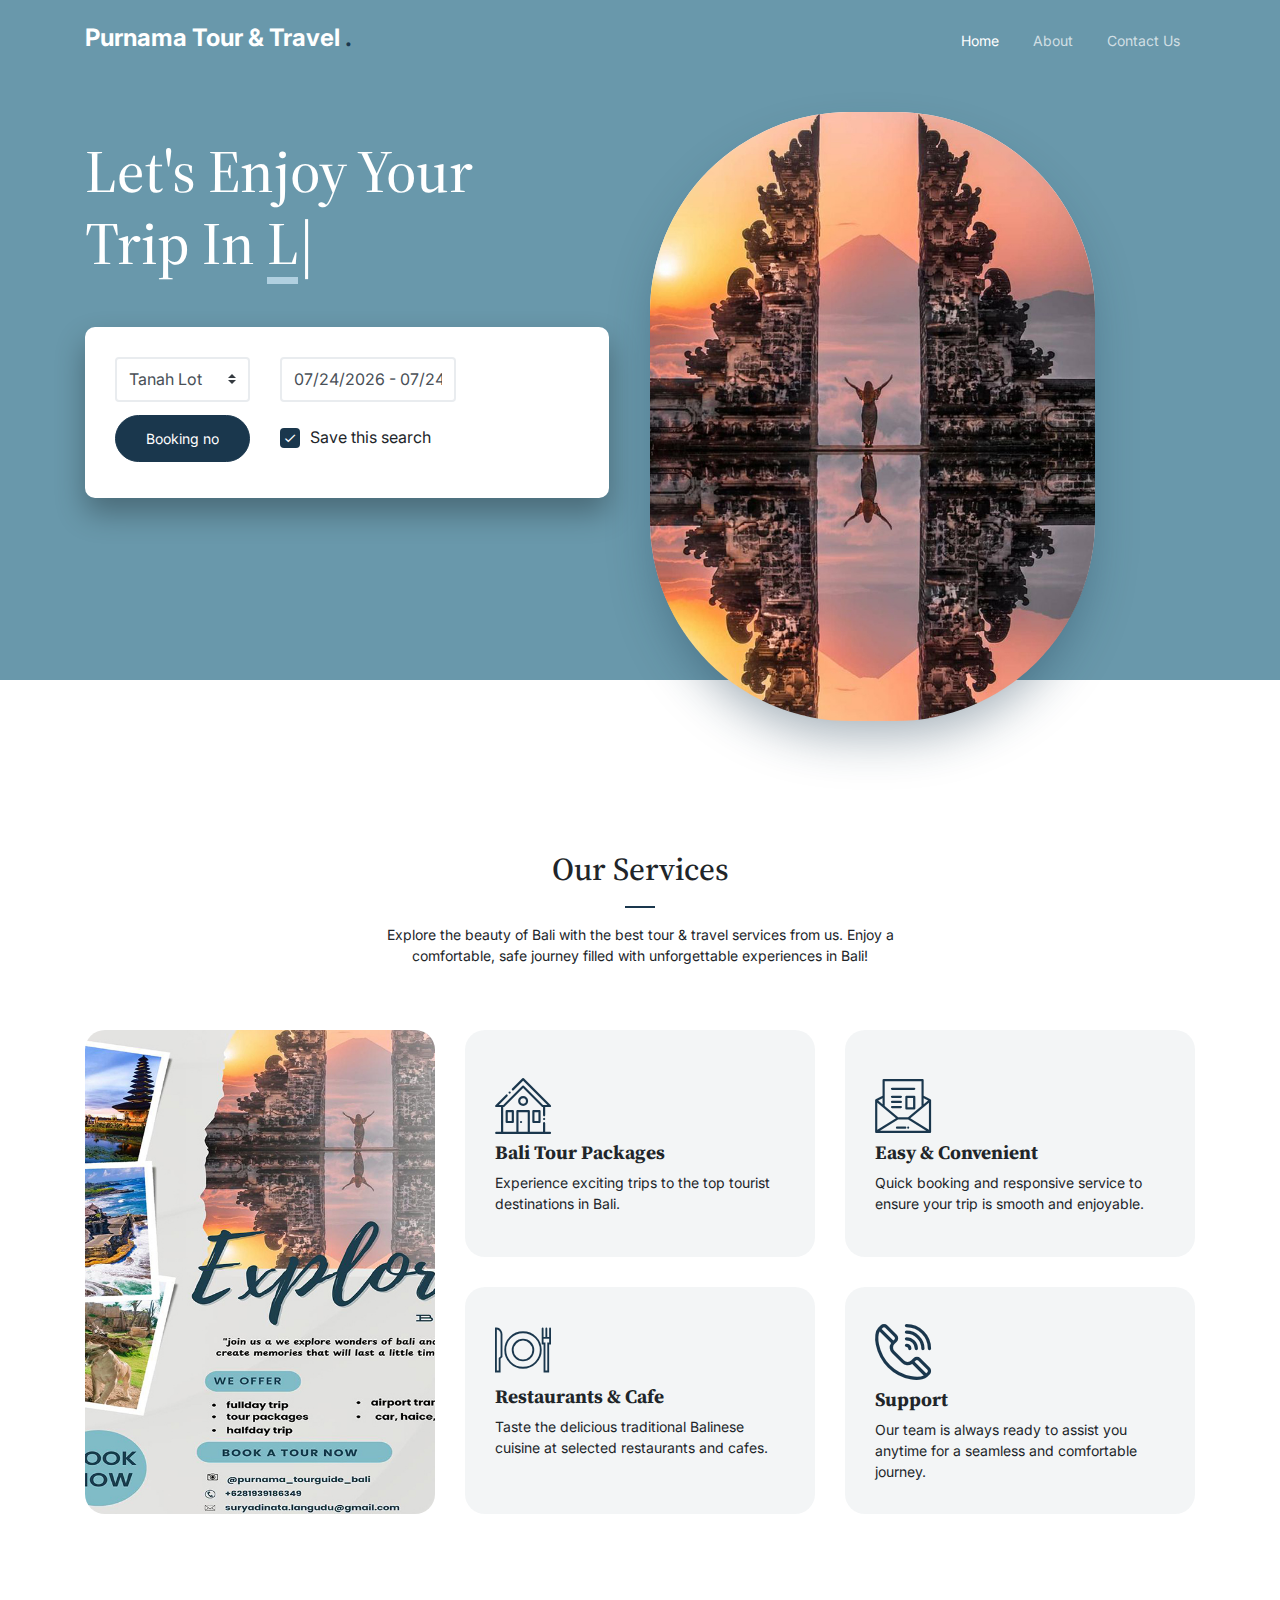
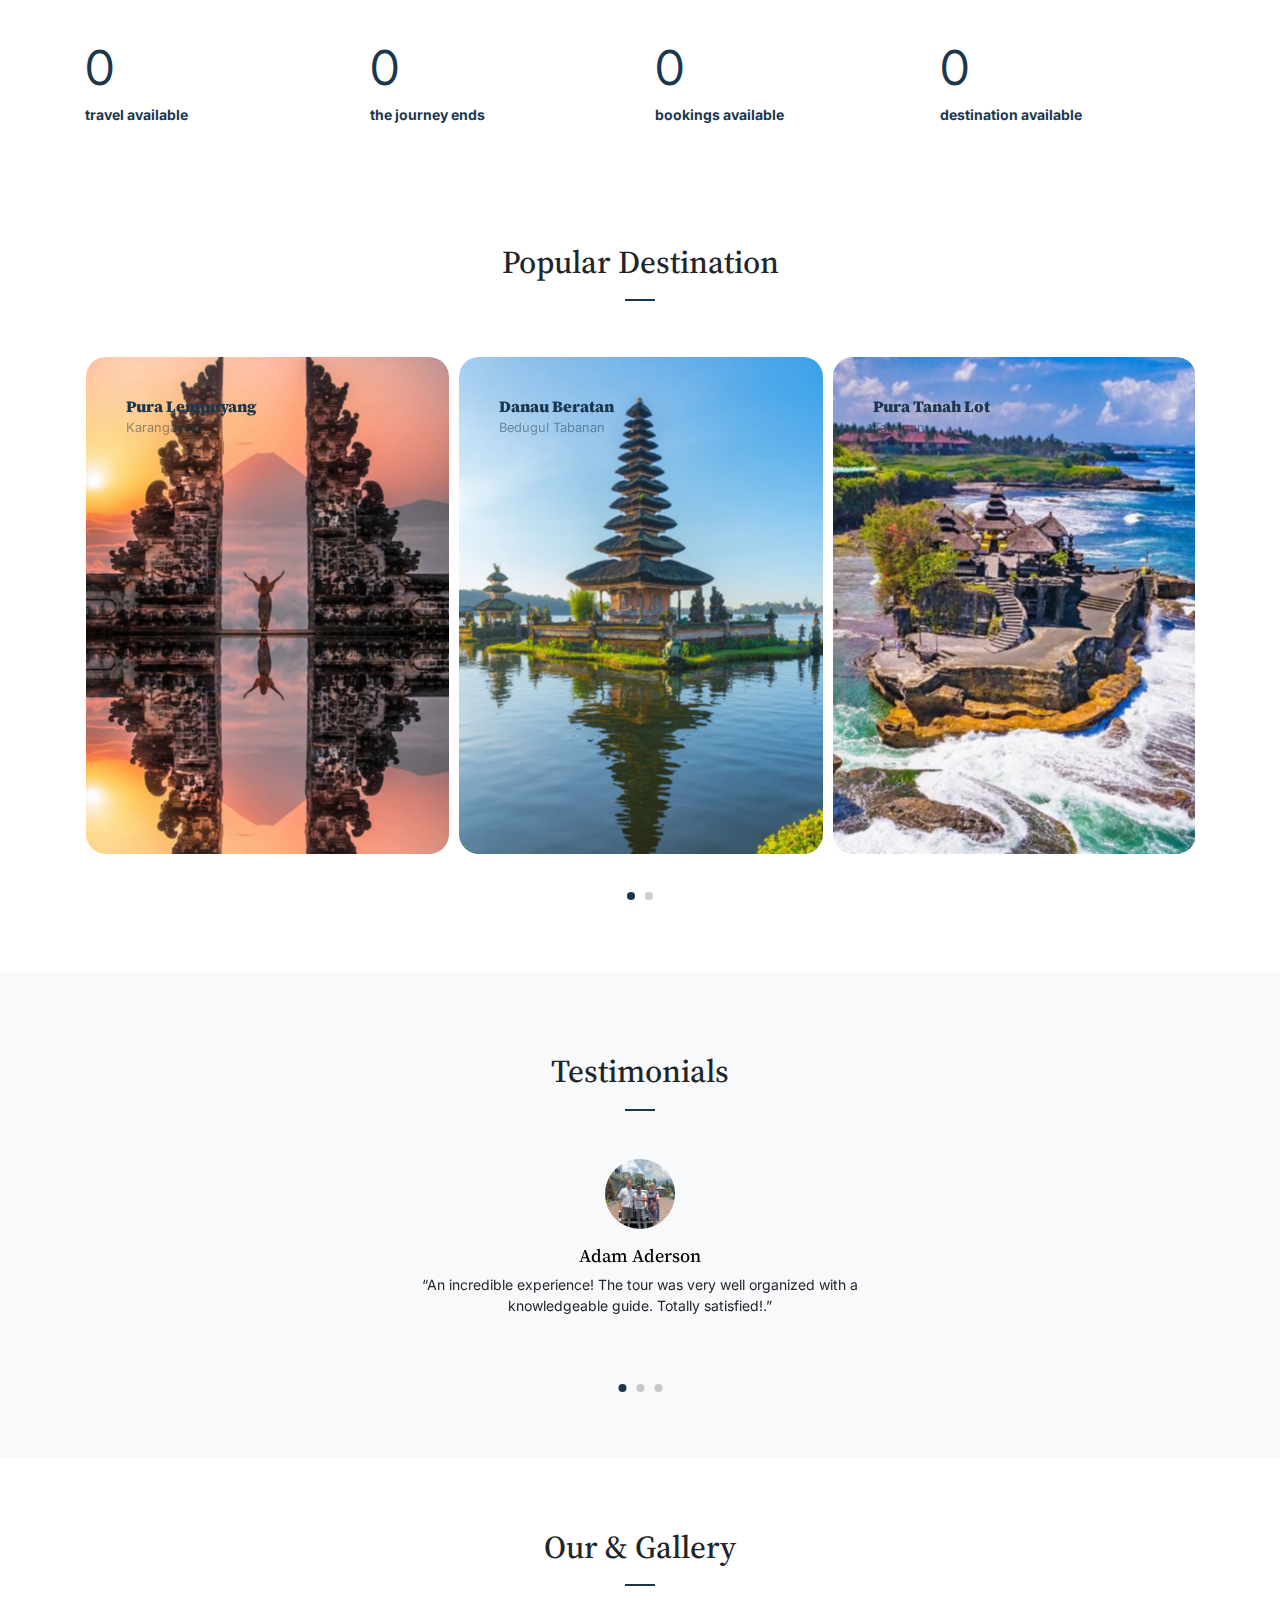
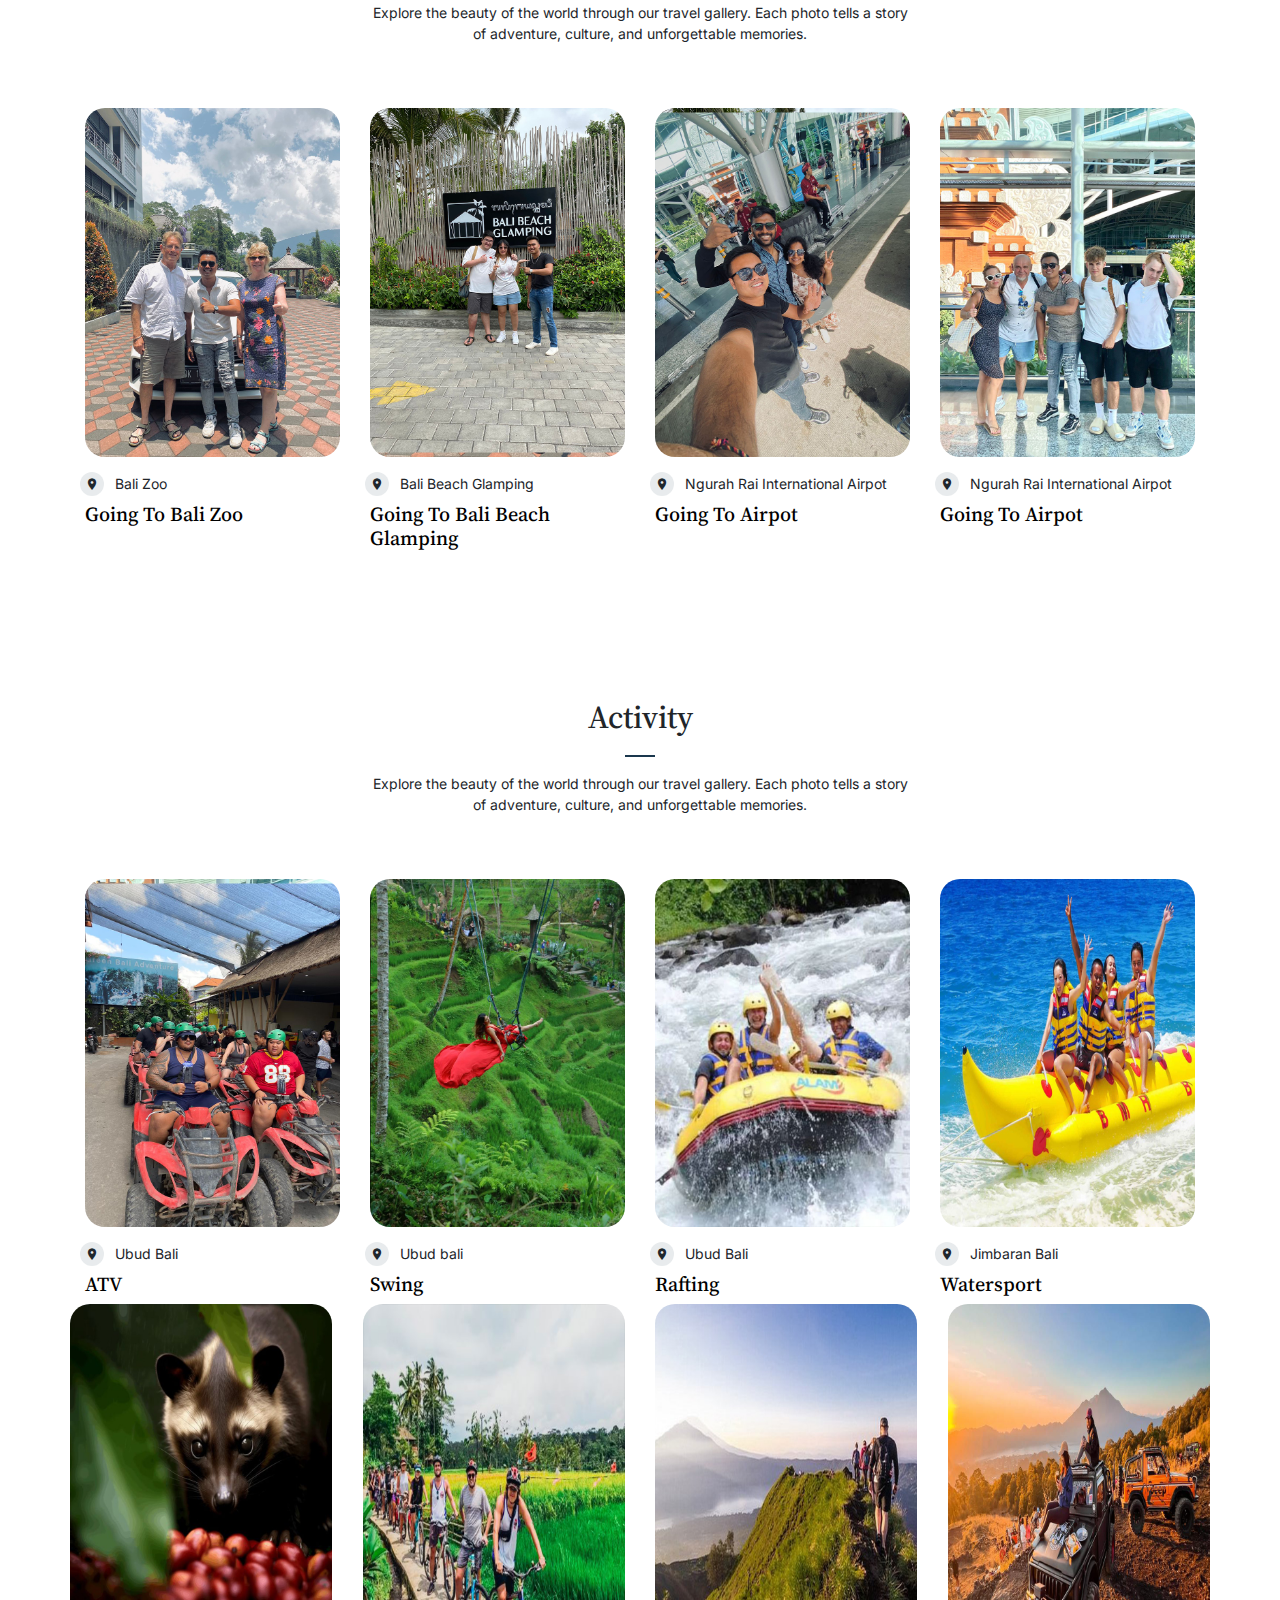
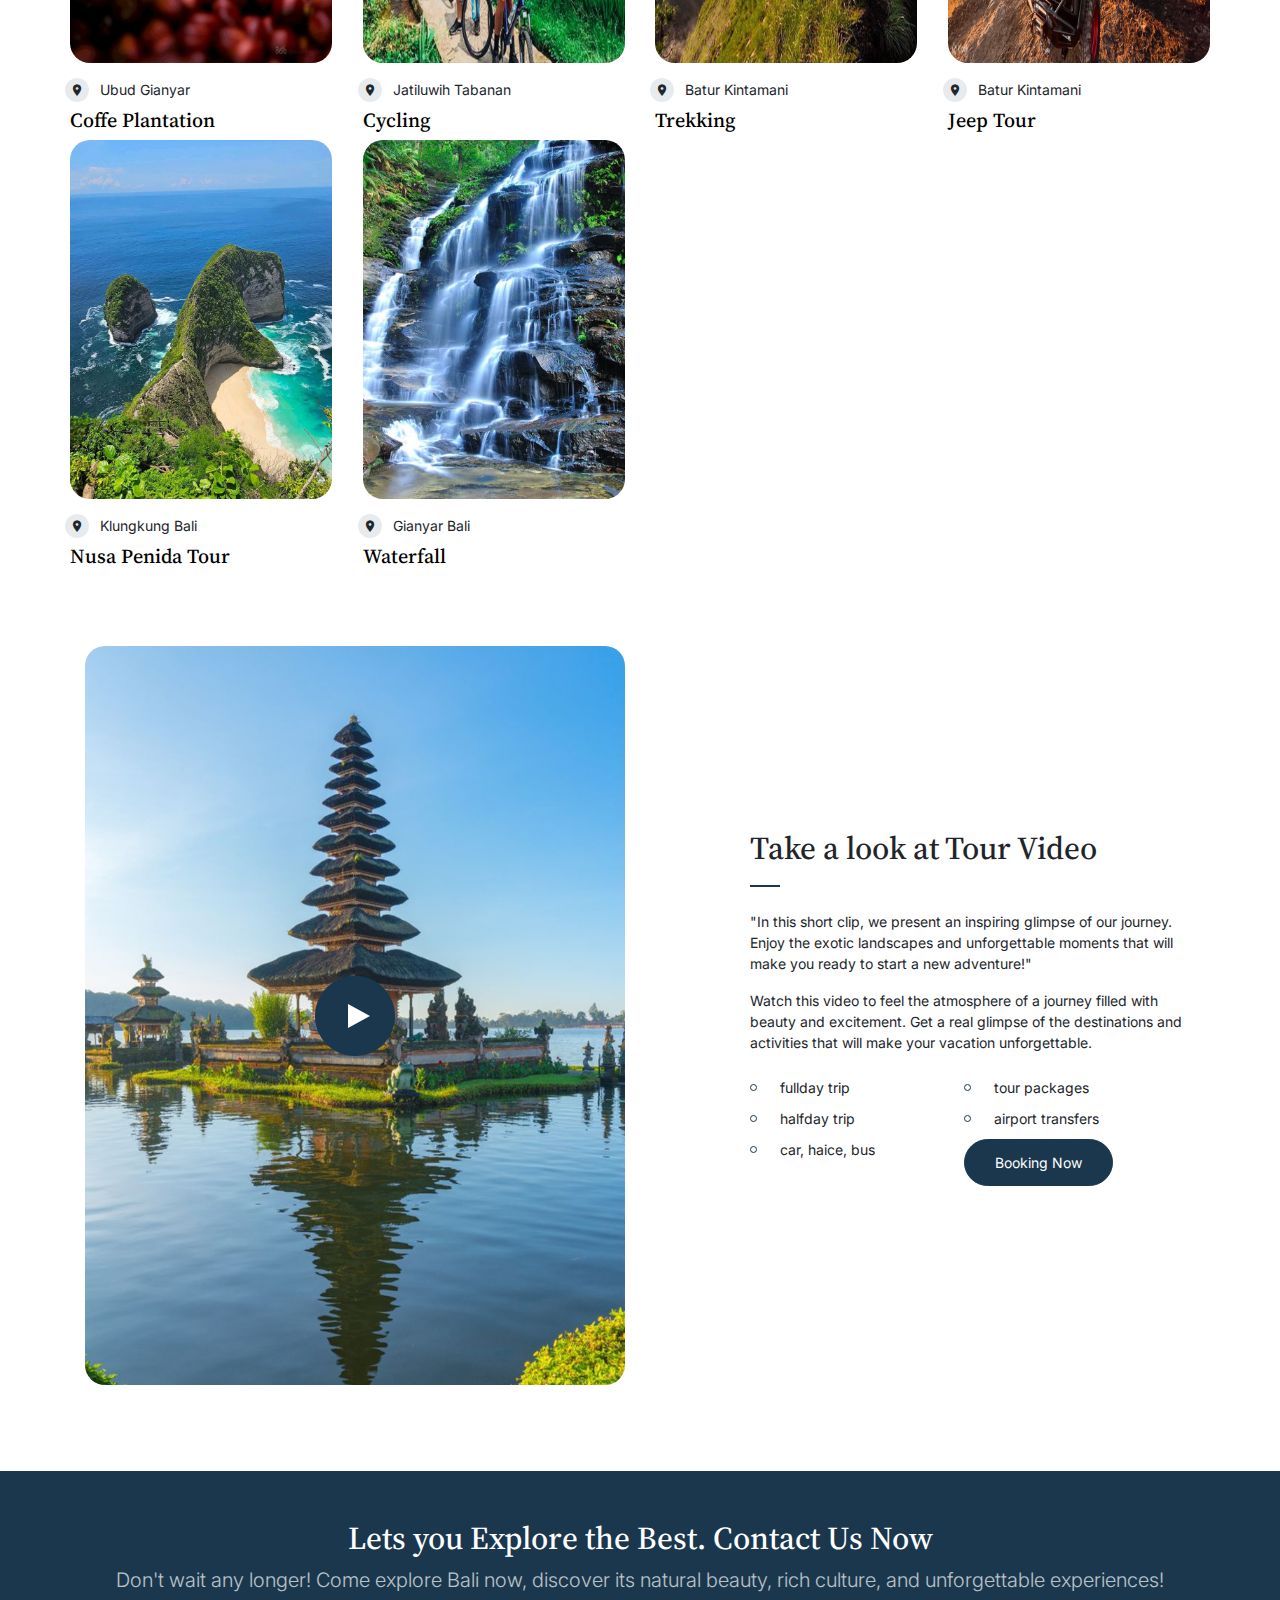
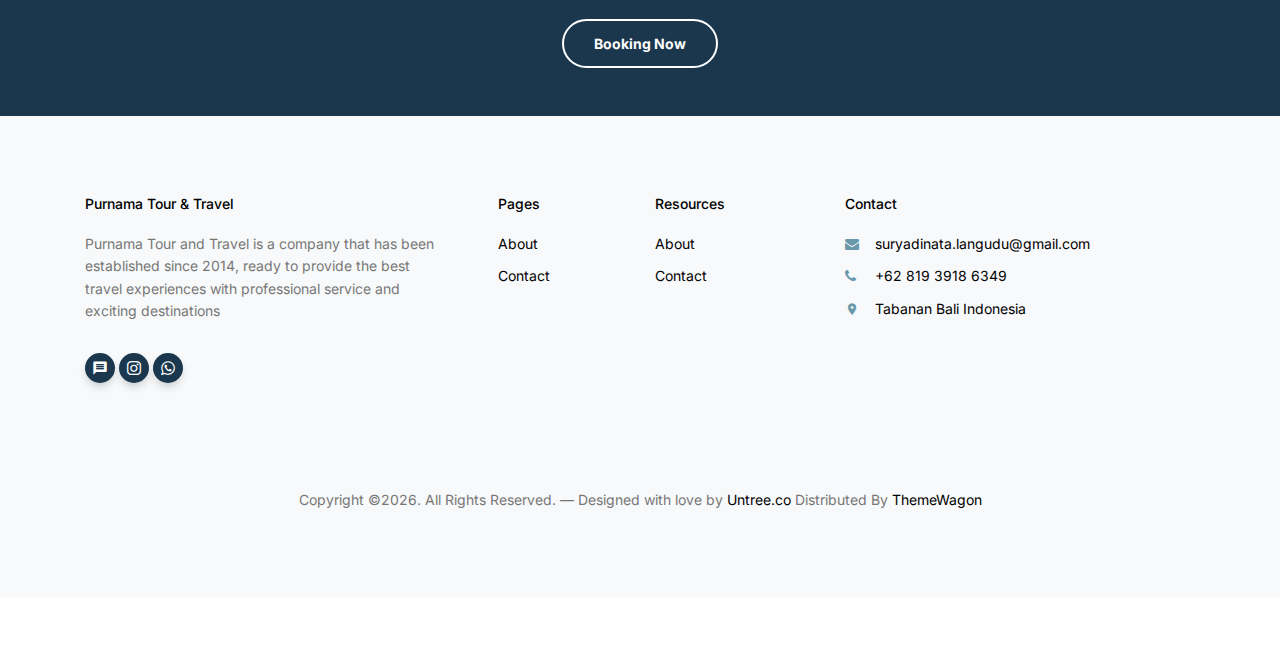
<file: index.html>
<!-- /*
* Template Name: Tour
* Template Author: Untree.co
* Tempalte URI: https://untree.co/
* License: https://creativecommons.org/licenses/by/3.0/
*/ -->
<!doctype html>
<html lang="en">
<head>
	<meta charset="utf-8">
	<meta name="viewport" content="width=device-width, initial-scale=1, shrink-to-fit=no">
	<meta name="author" content="Untree.co">
	<link rel="shortcut icon" href="favicon.png">

	<meta name="description" content="" />
	<meta name="keywords" content="bootstrap, bootstrap4" />

	<link rel="preconnect" href="https://fonts.googleapis.com">
	<link rel="preconnect" href="https://fonts.gstatic.com" crossorigin>
	<link href="https://fonts.googleapis.com/css2?family=Inter:wght@400;700&family=Source+Serif+Pro:wght@400;700&display=swap" rel="stylesheet">

	<link rel="stylesheet" href="css/bootstrap.min.css">
	<link rel="stylesheet" href="css/owl.carousel.min.css">
	<link rel="stylesheet" href="css/owl.theme.default.min.css">
	<link rel="stylesheet" href="css/jquery.fancybox.min.css">
	<link rel="stylesheet" href="fonts/icomoon/style.css">
	<link rel="stylesheet" href="fonts/flaticon/font/flaticon.css">
	<link rel="stylesheet" href="css/daterangepicker.css">
	<link rel="stylesheet" href="css/aos.css">
	<link rel="stylesheet" href="css/style.css">

	<title>Purnama Tour & Travel</title>
</head>

<body>


	<div class="site-mobile-menu site-navbar-target">
		<div class="site-mobile-menu-header">
			<div class="site-mobile-menu-close">
				<span class="icofont-close js-menu-toggle"></span>
			</div>
		</div>
		<div class="site-mobile-menu-body"></div>
	</div>

	<nav class="site-nav">
		<div class="container">
			<div class="site-navigation">
				<a href="index.html" class="logo m-0">Purnama Tour & Travel <span class="text-primary">.</span></a>

				<ul class="js-clone-nav d-none d-lg-inline-block text-left site-menu float-right">
					<li class="active"><a href="index.html">Home</a></li>
					<li><a href="about.html">About</a></li>
					<li><a href="contact.html">Contact Us</a></li>
				</ul>

				<a href="#" class="burger ml-auto float-right site-menu-toggle js-menu-toggle d-inline-block d-lg-none light" data-toggle="collapse" data-target="#main-navbar">
					<span></span>
				</a>

			</div>
		</div>
	</nav>


	<div class="hero">
		<div class="container">
			<div class="row align-items-center">
				<div class="col-lg-7">
					<div class="intro-wrap">
						<h1 class="mb-5"><span class="d-block">Let's Enjoy Your</span> Trip In <span class="typed-words"></span></h1>

						<div class="row">
							<div class="col-10">
								<form class="form">
									<div class="row mb-2">
										<div class="col-sm-12 col-md-6 mb-3 mb-lg-0 col-lg-4">
											<select name="" id="" class="form-control custom-select">
												<option value="">Tanah Lot</option>
												<option value="">Bedugul</option>
												<option value="">Uluwatu</option>
												<option value="">Nusa Penida</option>
												<option value="">Pura Lempuyang</option>
												<option value="">Others</option>
											</select>
										</div>
										<div class="col-sm-12 col-md-6 mb-3 mb-lg-0 col-lg-5">
											<input type="text" class="form-control" name="daterange">
										</div>

									</div>    
									<div class="row align-items-center">
										<div class="col-sm-12 col-md-6 mb-3 mb-lg-0 col-lg-4">
											  <a href="https://wa.me/+6281939186349?text=I'm%20booking%20now">

											<input class="btn btn-primary btn-block" value="Booking now">
										</a>
										</div>
										<div class="col-lg-8">
											<label class="control control--checkbox mt-3">
												<span class="caption">Save this search</span>
												<input type="checkbox" checked="checked" />
												<div class="control__indicator"></div>
											</label>
										</div>
									</div>
								</form>
							</div>
						</div>
					</div>
				</div>
				<div class="col-lg-5">
					<div class="slides">
						<img src="images/hero-slider-1.jpg" alt="Image" class="img-fluid active">
						<img src="images/hero-slider-2.jpg" alt="Image" class="img-fluid">
						<img src="images/hero-slider-3.jpg" alt="Image" class="img-fluid">
						<img src="images/hero-slider-4.jpg" alt="Image" class="img-fluid">
						<img src="images/hero-slider-5.jpg" alt="Image" class="img-fluid">
					</div>
				</div>
			</div>
		</div>
	</div>


	<div class="untree_co-section">
		<div class="container">
			<div class="row mb-5 justify-content-center">
				<div class="col-lg-6 text-center">
					<h2 class="section-title text-center mb-3">Our Services</h2>
					<p>Explore the beauty of Bali with the best tour & travel services from us. Enjoy a comfortable, safe journey filled with unforgettable experiences in Bali!</p>
				</div>
			</div>
			<div class="row align-items-stretch">
				<div class="col-lg-4 order-lg-1">
					<div class="h-100"><div class="frame h-100"><div class="feature-img-bg h-100" style="background-image: url('images/hero-slider-11.jpg');"></div></div></div>
				</div>

				<div class="col-6 col-sm-6 col-lg-4 feature-1-wrap d-md-flex flex-md-column order-lg-1" >

					<div class="feature-1 d-md-flex">
						<div class="align-self-center">
							<span class="flaticon-house display-4 text-primary"></span>
							<h3>Bali Tour Packages</h3>
							<p class="mb-0">Experience exciting trips to the top tourist destinations in Bali.</p>
						</div>
					</div>

					<div class="feature-1 ">
						<div class="align-self-center">
							<span class="flaticon-restaurant display-4 text-primary"></span>
							<h3>Restaurants & Cafe</h3>
							<p class="mb-0">Taste the delicious traditional Balinese cuisine at selected restaurants and cafes.</p>
						</div>
					</div>

				</div>

				<div class="col-6 col-sm-6 col-lg-4 feature-1-wrap d-md-flex flex-md-column order-lg-3" >

					<div class="feature-1 d-md-flex">
						<div class="align-self-center">
							<span class="flaticon-mail display-4 text-primary"></span>
							<h3>Easy & Convenient</h3>
							<p class="mb-0">Quick booking and responsive service to ensure your trip is smooth and enjoyable.</p>
						</div>
					</div>

					<div class="feature-1 d-md-flex">
						<div class="align-self-center">
							<span class="flaticon-phone-call display-4 text-primary"></span>
							<h3>Support</h3>
							<p class="mb-0">Our team is always ready to assist you anytime for a seamless and comfortable journey.</p>
						</div>
					</div>

				</div>

			</div>
		</div>
	</div>

	<div class="untree_co-section count-numbers py-5">
		<div class="container">
			<div class="row">
				<div class="col-6 col-sm-6 col-md-6 col-lg-3">
					<div class="counter-wrap">
						<div class="counter">
							<span class="" data-number="1">0</span>
						</div>
						<span class="caption">travel available</span>
					</div>
				</div>
				<div class="col-6 col-sm-6 col-md-6 col-lg-3">
					<div class="counter-wrap">
						<div class="counter">
							<span class="" data-number="120">0</span>
						</div>
						<span class="caption">the journey ends</span>
					</div>
				</div>
				<div class="col-6 col-sm-6 col-md-6 col-lg-3">
					<div class="counter-wrap">
						<div class="counter">
							<span class="" data-number="3">0</span>
						</div>
						<span class="caption">bookings available</span>
					</div>
				</div>
				<div class="col-6 col-sm-6 col-md-6 col-lg-3">
					<div class="counter-wrap">
						<div class="counter">
							<span class="" data-number="5">0</span>
						</div>
						<span class="caption">destination available</span>
					</div>
				</div>
			</div>
		</div>
	</div>



	<div class="untree_co-section">
		<div class="container">
			<div class="row text-center justify-content-center mb-5">
				<div class="col-lg-7"><h2 class="section-title text-center">Popular Destination</h2></div>
			</div>

			<div class="owl-carousel owl-3-slider">

				<div class="item">
					<a class="media-thumb" href="images/hero-slider-1.jpg" data-fancybox="gallery">
						<div class="media-text">
							<h3>Pura Lempuyang</h3>
							<span class="location">Karangasem</span>
						</div>
						<img src="images/hero-slider-1.jpg" alt="Image" class="img-fluid">
					</a> 
				</div>

				<div class="item">
					<a class="media-thumb" href="images/hero-slider-2.jpg" data-fancybox="gallery">
						<div class="media-text">
							<h3>Danau Beratan</h3>
							<span class="location">Bedugul Tabanan</span>
						</div>
						<img src="images/hero-slider-2.jpg" alt="Image" class="img-fluid">
					</a> 
				</div>

				<div class="item">
					<a class="media-thumb" href="images/hero-slider-3.jpg" data-fancybox="gallery">
						<div class="media-text">
							<h3>Pura Tanah Lot</h3>
							<span class="location">Tabanan</span>
						</div>
						<img src="images/hero-slider-3.jpg" alt="Image" class="img-fluid">
					</a> 
				</div>


				<div class="item">
					<a class="media-thumb" href="images/hero-slider-4.jpg" data-fancybox="gallery">
						<div class="media-text">
							<h3>Pura Uluwatu</h3>
							<span class="location">Badung</span>
						</div>
						<img src="images/hero-slider-4.jpg" alt="Image" class="img-fluid">
					</a> 
				</div>

				<div class="item">
					<a class="media-thumb" href="images/hero-slider-5.jpg" data-fancybox="gallery">
						<div class="media-text">
							<h3>Nusa Penida Island</h3>
							<span class="location">Klungkung</span>
						</div>
						<img src="images/hero-slider-5.jpg" alt="Image" class="img-fluid">
					</a> 
				</div>

				<div class="item">
					<a class="media-thumb" href="images/hero-slider-1.jpg" data-fancybox="gallery">
						<div class="media-text">
							<h3>Bedugul</h3>
							<span class="location">Tabanan</span>
						</div>
						<img src="images/hero-slider-2.jpg" alt="Image" class="img-fluid">
					</a> 
				</div>

			</div>

		</div>
	</div>


	<div class="untree_co-section testimonial-section mt-5">
		<div class="container">
			<div class="row justify-content-center">
				<div class="col-lg-7 text-center">
					<h2 class="section-title text-center mb-5">Testimonials</h2>

					<div class="owl-single owl-carousel no-nav">
						<div class="testimonial mx-auto">
							<figure class="img-wrap">
								<img src="images/person_2.jpg" alt="Image" class="img-fluid">
							</figure>
							<h3 class="name">Adam Aderson</h3>
							<blockquote>
								<p>&ldquo;An incredible experience! The tour was very well organized with a knowledgeable guide. Totally satisfied!.&rdquo;</p>
							</blockquote>
						</div>

						<div class="testimonial mx-auto">
							<figure class="img-wrap">
								<img src="images/person_3.jpg" alt="Image" class="img-fluid">
							</figure>
							<h3 class="name">Lukas Devlin</h3>
							<blockquote>
								<p>&ldquo;An unforgettable trip! Everything went smoothly, and I felt well taken care of throughout the journey.&rdquo;</p>
							</blockquote>
						</div>

						<div class="testimonial mx-auto">
							<figure class="img-wrap">
								<img src="images/person_4.jpg" alt="Image" class="img-fluid">
							</figure>
							<h3 class="name">Kayla Bryant</h3>
							<blockquote>
								<p>&ldquo;Excellent service from start to finish. The destinations were amazing, and everything was very comfortable..&rdquo;</p>
							</blockquote>
						</div>

					</div>

				</div>
			</div>
		</div>
	</div>


	<div class="untree_co-section">
		<div class="container">
			<div class="row justify-content-center text-center mb-5">
				<div class="col-lg-6">
					<h2 class="section-title text-center mb-3">Our &amp; Gallery</h2>
					<p>Explore the beauty of the world through our travel gallery. Each photo tells a story of adventure, culture, and unforgettable memories.</p>
				</div>
			</div>
			<div class="row">
				<div class="col-6 col-sm-6 col-md-6 col-lg-3 mb-4 mb-lg-0">
					<div class="media-1">
						<a href="#" class="d-block mb-3"><img src="images/galer1.jpg" alt="Image" class="img-fluid"></a>
						<span class="d-flex align-items-center loc mb-2">
							<span class="icon-room mr-3"></span>
							<span>Bali Zoo</span>
						</span>
						<div class="d-flex align-items-center">
							<div>
								<h3><a href="#">Going To Bali Zoo</a></h3>
								<div class="price ml-auto">
								</div>
							</div>
							
						</div>
						
					</div>
				</div>
				<div class="col-6 col-sm-6 col-md-6 col-lg-3 mb-4 mb-lg-0">
					<div class="media-1">
						<a href="#" class="d-block mb-3"><img src="images/galer2.jpg" alt="Image" class="img-fluid"></a>
						<span class="d-flex align-items-center loc mb-2">
							<span class="icon-room mr-3"></span>
							<span>Bali Beach Glamping</span>
						</span>
						<div class="d-flex align-items-center">
							<div>
								<h3><a href="#">Going To Bali Beach Glamping</a></h3>
								<div class="price ml-auto">
								</div>
							</div>
							
						</div>
						
					</div>
				</div>
				<div class="col-6 col-sm-6 col-md-6 col-lg-3 mb-4 mb-lg-0">
					<div class="media-1">
						<a href="#" class="d-block mb-3"><img src="images/galer3.jpg" alt="Image" class="img-fluid"></a>
						<span class="d-flex align-items-center loc mb-2">
							<span class="icon-room mr-3"></span>
							<span>Ngurah Rai International Airpot</span>
						</span>
						<div class="d-flex align-items-center">
							<div>
								<h3><a href="#">Going To Airpot</a></h3>
								<div class="price ml-auto">
								</div>
							</div>
							
						</div>
						
					</div>
				</div>
				<div class="col-6 col-sm-6 col-md-6 col-lg-3 mb-4 mb-lg-0">
					<div class="media-1">
						<a href="#" class="d-block mb-3"><img src="images/galer4.jpg" alt="Image" class="img-fluid"></a>

						<span class="d-flex align-items-center loc mb-2">
							<span class="icon-room mr-3"></span>
							<span>Ngurah Rai International Airpot</span>
						</span>

						<div class="d-flex align-items-center">
							<div>
								<h3><a href="#">Going To Airpot</a></h3>
								<div class="price ml-auto">
								</div>
							</div>
						</div>
					</div>
				</div>
			</div>
		</div>
	</div>

<div class="untree_co-section">
		<div class="container">
			<div class="row justify-content-center text-center mb-5">
				<div class="col-lg-6">
					<h2 class="section-title text-center mb-3">Activity</h2>
					<p>Explore the beauty of the world through our travel gallery. Each photo tells a story of adventure, culture, and unforgettable memories.</p>
				</div>
			</div>
			<div class="row">
				<div class="col-6 col-sm-6 col-md-6 col-lg-3 mb-4 mb-lg-0">
					<div class="media-1">
						<a href="#" class="d-block mb-3"><img src="images/galer5.jpg" alt="Image" class="img-fluid"></a>
						<span class="d-flex align-items-center loc mb-2">
							<span class="icon-room mr-3"></span>
							<span>Ubud Bali</span>
						</span>
						<div class="d-flex align-items-center">
							<div>
								<h3><a href="#">ATV</a></h3>
								<div class="price ml-auto">
								</div>
							</div>
							
						</div>
						
					</div>
				</div>
				<div class="col-6 col-sm-6 col-md-6 col-lg-3 mb-4 mb-lg-0">
					<div class="media-1">
						<a href="#" class="d-block mb-3"><img src="images/galer6.jpg" alt="Image" class="img-fluid"></a>
						<span class="d-flex align-items-center loc mb-2">
							<span class="icon-room mr-3"></span>
							<span>Ubud bali</span>
						</span>
						<div class="d-flex align-items-center">
							<div>
								<h3><a href="#">Swing</a></h3>
								<div class="price ml-auto">
								</div>
							</div>
							
						</div>
						
					</div>
				</div>
				<div class="col-6 col-sm-6 col-md-6 col-lg-3 mb-4 mb-lg-0">
					<div class="media-1">
						<a href="#" class="d-block mb-3"><img src="images/galer7.jpg" alt="Image" class="img-fluid"></a>
						<span class="d-flex align-items-center loc mb-2">
							<span class="icon-room mr-3"></span>
							<span>Ubud Bali</span>
						</span>
						<div class="d-flex align-items-center">
							<div>
								<h3><a href="#">Rafting</a></h3>
								<div class="price ml-auto">
								</div>
							</div>
							
						</div>
						
					</div>
				</div>
				<div class="col-6 col-sm-6 col-md-6 col-lg-3 mb-4 mb-lg-0">
					<div class="media-1">
						<a href="#" class="d-block mb-3"><img src="images/galer8.jpg" alt="Image" class="img-fluid"></a>

						<span class="d-flex align-items-center loc mb-2">
							<span class="icon-room mr-3"></span>
							<span>Jimbaran Bali</span>
						</span>

						<div class="d-flex align-items-center">
							<div>
								<h3><a href="#">Watersport</a></h3>
								<div class="price ml-auto">
								</div>
							</div>
						</div>
					</div>
				</div>

				<div class="row">
				<div class="col-6 col-sm-6 col-md-6 col-lg-3 mb-4 mb-lg-0">
					<div class="media-1">
						<a href="#" class="d-block mb-3"><img src="images/galer9.jpg" alt="Image" class="img-fluid"></a>
						<span class="d-flex align-items-center loc mb-2">
							<span class="icon-room mr-3"></span>
							<span>Ubud Gianyar</span>
						</span>
						<div class="d-flex align-items-center">
							<div>
								<h3><a href="#">Coffe Plantation</a></h3>
								<div class="price ml-auto">
								</div>
							</div>
						</div>
					</div>
				</div>

				<div class="col-6 col-sm-6 col-md-6 col-lg-3 mb-4 mb-lg-0">
					<div class="media-1">
						<a href="#" class="d-block mb-3"><img src="images/galer10.jpg" alt="Image" class="img-fluid"></a>
						<span class="d-flex align-items-center loc mb-2">
							<span class="icon-room mr-3"></span>
							<span>Jatiluwih Tabanan</span>
						</span>
						<div class="d-flex align-items-center">
							<div>
								<h3><a href="#">Cycling</a></h3>
								<div class="price ml-auto">
								</div>
							</div>
						</div>
					</div>
				</div>
				<div class="col-6 col-sm-6 col-md-6 col-lg-3 mb-4 mb-lg-0">
					<div class="media-1">
						<a href="#" class="d-block mb-3"><img src="images/galer11.jpg" alt="Image" class="img-fluid"></a>
						<span class="d-flex align-items-center loc mb-2">
							<span class="icon-room mr-3"></span>
							<span>Batur Kintamani</span>
						</span>
						<div class="d-flex align-items-center">
							<div>
								<h3><a href="#">Trekking</a></h3>
								<div class="price ml-auto">
								</div>
							</div>
						</div>
					</div>
				</div>
				<div class="col-6 col-sm-6 col-md-6 col-lg-3 mb-4 mb-lg-0">
					<div class="media-1">
						<a href="#" class="d-block mb-3"><img src="images/galer12.jpg" alt="Image" class="img-fluid"></a>
						<span class="d-flex align-items-center loc mb-2">
							<span class="icon-room mr-3"></span>
							<span>Batur Kintamani</span>
						</span>
						<div class="d-flex align-items-center">
							<div>
								<h3><a href="#">Jeep Tour</a></h3>
								<div class="price ml-auto">
								</div>
							</div>
							
						</div>
						
					</div>
				</div>
				<div class="col-6 col-sm-6 col-md-6 col-lg-3 mb-4 mb-lg-0">
					<div class="media-1">
						<a href="#" class="d-block mb-3"><img src="images/galer13.jpg" alt="Image" class="img-fluid"></a>
						<span class="d-flex align-items-center loc mb-2">
							<span class="icon-room mr-3"></span>
							<span>Klungkung Bali</span>
						</span>
						<div class="d-flex align-items-center">
							<div>
								<h3><a href="#">Nusa Penida Tour</a></h3>
								<div class="price ml-auto">
								</div>
							</div>
							
						</div>
						
					</div>
				</div>
				<div class="col-6 col-sm-6 col-md-6 col-lg-3 mb-4 mb-lg-0">
					<div class="media-1">
						<a href="#" class="d-block mb-3"><img src="images/galer14.jpg" alt="Image" class="img-fluid"></a>

						<span class="d-flex align-items-center loc mb-2">
							<span class="icon-room mr-3"></span>
							<span>Gianyar Bali</span>
						</span>

						<div class="d-flex align-items-center">
							<div>
								<h3><a href="#">Waterfall</a></h3>
								<div class="price ml-auto">
								</div>
							</div>
						</div>
					</div>
				</div>

			</div>
		</div>
	</div>

	<div class="untree_co-section">
		<div class="container">
			<div class="row justify-content-between align-items-center">
				
				<div class="col-lg-6">
					<figure class="img-play-video">
						<a id="play-video" class="video-play-button" href="https://youtu.be/YB8BX0Pt1Lk?si=SiwyXD2KLbhXt7yU" data-fancybox>
							<span></span>
						</a>
						<img src="images/hero-slider-2.jpg" alt="Image" class="img-fluid rounded-20">
					</figure>
				</div>

				<div class="col-lg-5">
					<h2 class="section-title text-left mb-4">Take a look at Tour Video</h2>
					<p>"In this short clip, we present an inspiring glimpse of our journey. Enjoy the exotic landscapes and unforgettable moments that will make you ready to start a new adventure!"</p>

					<p class="mb-4">Watch this video to feel the atmosphere of a journey filled with beauty and excitement. Get a real glimpse of the destinations and activities that will make your vacation unforgettable.</p>

					<ul class="list-unstyled two-col clearfix">
						<li>fullday trip</li>
						<li> tour packages</li>
						<li> halfday trip</li>
						<li>airport transfers</li>
						<li>car, haice, bus </li>

					<p><a href="https://wa.me/+6281939186349?text=I'm%20booking%20now" class="btn btn-primary">Booking Now</a></p>

					
				</div>
			</div>
		</div>
	</div>

	
	
	<div class="py-5 cta-section">
		<div class="container">
			<div class="row text-center">
				<div class="col-md-12">
					<h2 class="mb-2 text-white">Lets you Explore the Best. Contact Us Now</h2>
					<p class="mb-4 lead text-white text-white-opacity">Don't wait any longer! Come explore Bali now, discover its natural beauty, rich culture, and unforgettable experiences!</p>
					<p class="mb-0"><a href="https://wa.me/+6281939186349?text=I'm%20booking%20now" class="btn btn-outline-white text-white btn-md font-weight-bold">Booking Now</a></p>
				</div>
			</div>
		</div>
	</div>

	<div class="site-footer">
		<div class="inner first">
			<div class="container">
				<div class="row">
					<div class="col-md-6 col-lg-4">
						<div class="widget">
							<h3 class="heading">Purnama Tour & Travel</h3>
							<p>Purnama Tour and Travel is a company that has been established since 2014, ready to provide the best travel experiences with professional service and exciting destinations</p>
						</div>
						<div class="widget">
							<ul class="list-unstyled social">
								<li><a href="suryadinata.langudu@gmail.com"><span class="icon-message"></span></a></li>
								<li><a href="https://www.instagram.com/purnama_tourguide_bali_/"><span class="icon-instagram"></span></a></li>
								<li><a href="https://wa.me/+6281939186349?text=I'm%20booking%20now"><span class="icon-whatsapp"></span></a></li>
							</ul>
						</div>
					</div>
					<div class="col-md-6 col-lg-2 pl-lg-5">
						<div class="widget">
							<h3 class="heading">Pages</h3>
							<ul class="links list-unstyled">
								<li><a href="about.html">About</a></li>
								<li><a href="contact.html">Contact</a></li>
							</ul>
						</div>
					</div>
					<div class="col-md-6 col-lg-2">
						<div class="widget">
							<h3 class="heading">Resources</h3>
							<ul class="links list-unstyled">
								<li><a href="about.html">About</a></li>
								<li><a href="contact.html">Contact</a></li>
							</ul>
						</div>
					</div>
					<div class="col-md-6 col-lg-4">
						<div class="widget">
							<h3 class="heading">Contact</h3>
							<ul class="list-unstyled quick-info links">
								<li class="email"><a href="#">suryadinata.langudu@gmail.com</a></li>
								<li class="phone"><a href="#">+62 819 3918 6349</a></li>
								<li class="address"><a href="#">Tabanan Bali Indonesia</a></li>
							</ul>
						</div>
					</div>
				</div>
			</div>
		</div>



		<div class="inner dark">
			<div class="container">
				<div class="row text-center">
					<div class="col-md-8 mb-3 mb-md-0 mx-auto">
						<p>Copyright &copy;<script>document.write(new Date().getFullYear());</script>. All Rights Reserved. &mdash; Designed with love by <a href="#" class="link-highlight">Untree.co</a> <!-- License information: https://untree.co/license/ -->Distributed By <a href="$" target="_blank" >ThemeWagon</a>
						</p>
					</div>
					
				</div>
			</div>
		</div>
	</div>

	<div id="overlayer"></div>
	<div class="loader">
		<div class="spinner-border" role="status">
			<span class="sr-only">Loading...</span>
		</div>
	</div>

	<script src="js/jquery-3.4.1.min.js"></script>
	<script src="js/popper.min.js"></script>
	<script src="js/bootstrap.min.js"></script>
	<script src="js/owl.carousel.min.js"></script>
	<script src="js/jquery.animateNumber.min.js"></script>
	<script src="js/jquery.waypoints.min.js"></script>
	<script src="js/jquery.fancybox.min.js"></script>
	<script src="js/aos.js"></script>
	<script src="js/moment.min.js"></script>
	<script src="js/daterangepicker.js"></script>

	<script src="js/typed.js"></script>
	<script>
		$(function() {
			var slides = $('.slides'),
			images = slides.find('img');

			images.each(function(i) {
				$(this).attr('data-id', i + 1);
			})

			var typed = new Typed('.typed-words', {
				strings: ["Lempuyang Luhur."," Danau Beratan."," Tanah Lot.", " Uluwatu.", " Nusa Penida."],
				typeSpeed: 80,
				backSpeed: 80,
				backDelay: 4000,
				startDelay: 1000,
				loop: true,
				showCursor: true,
				preStringTyped: (arrayPos, self) => {
					arrayPos++;
					console.log(arrayPos);
					$('.slides img').removeClass('active');
					$('.slides img[data-id="'+arrayPos+'"]').addClass('active');
				}

			});
		})
	</script>

	<script src="js/custom.js"></script>

</body>

</html>
</file>
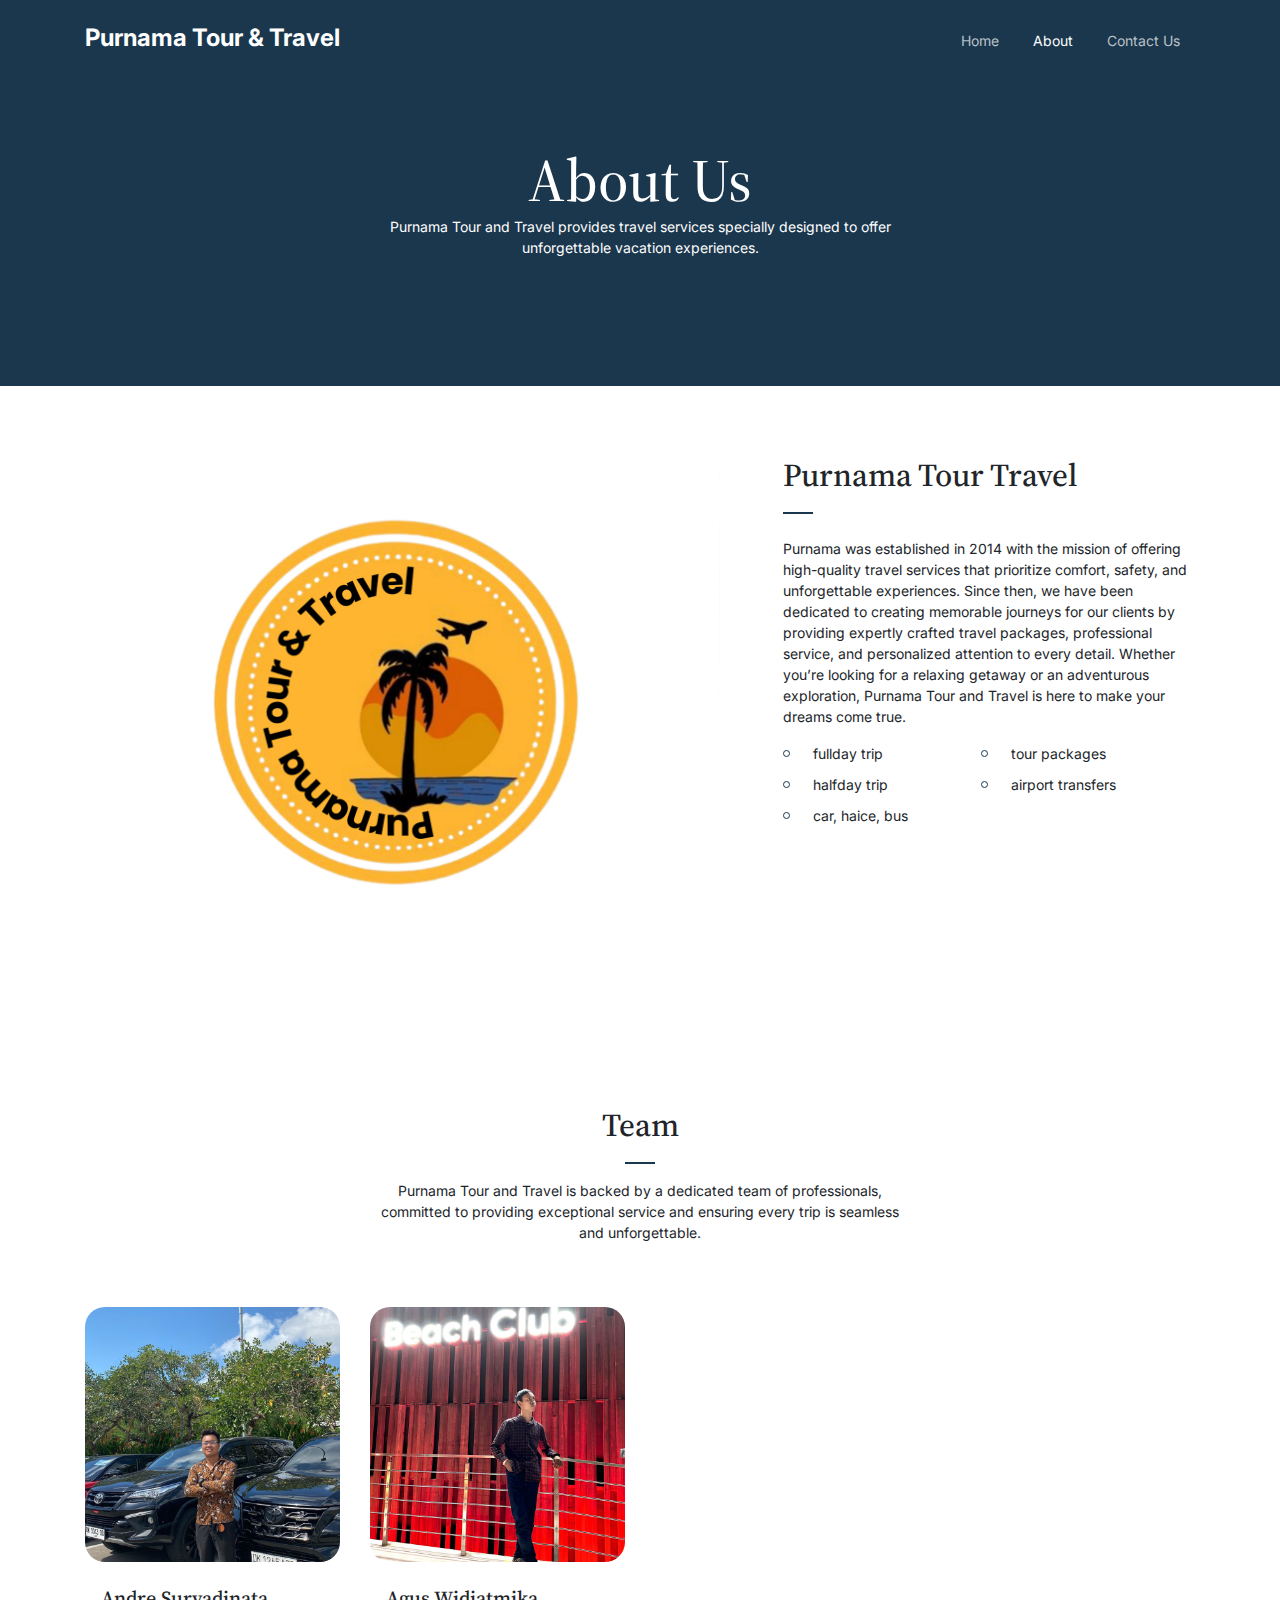
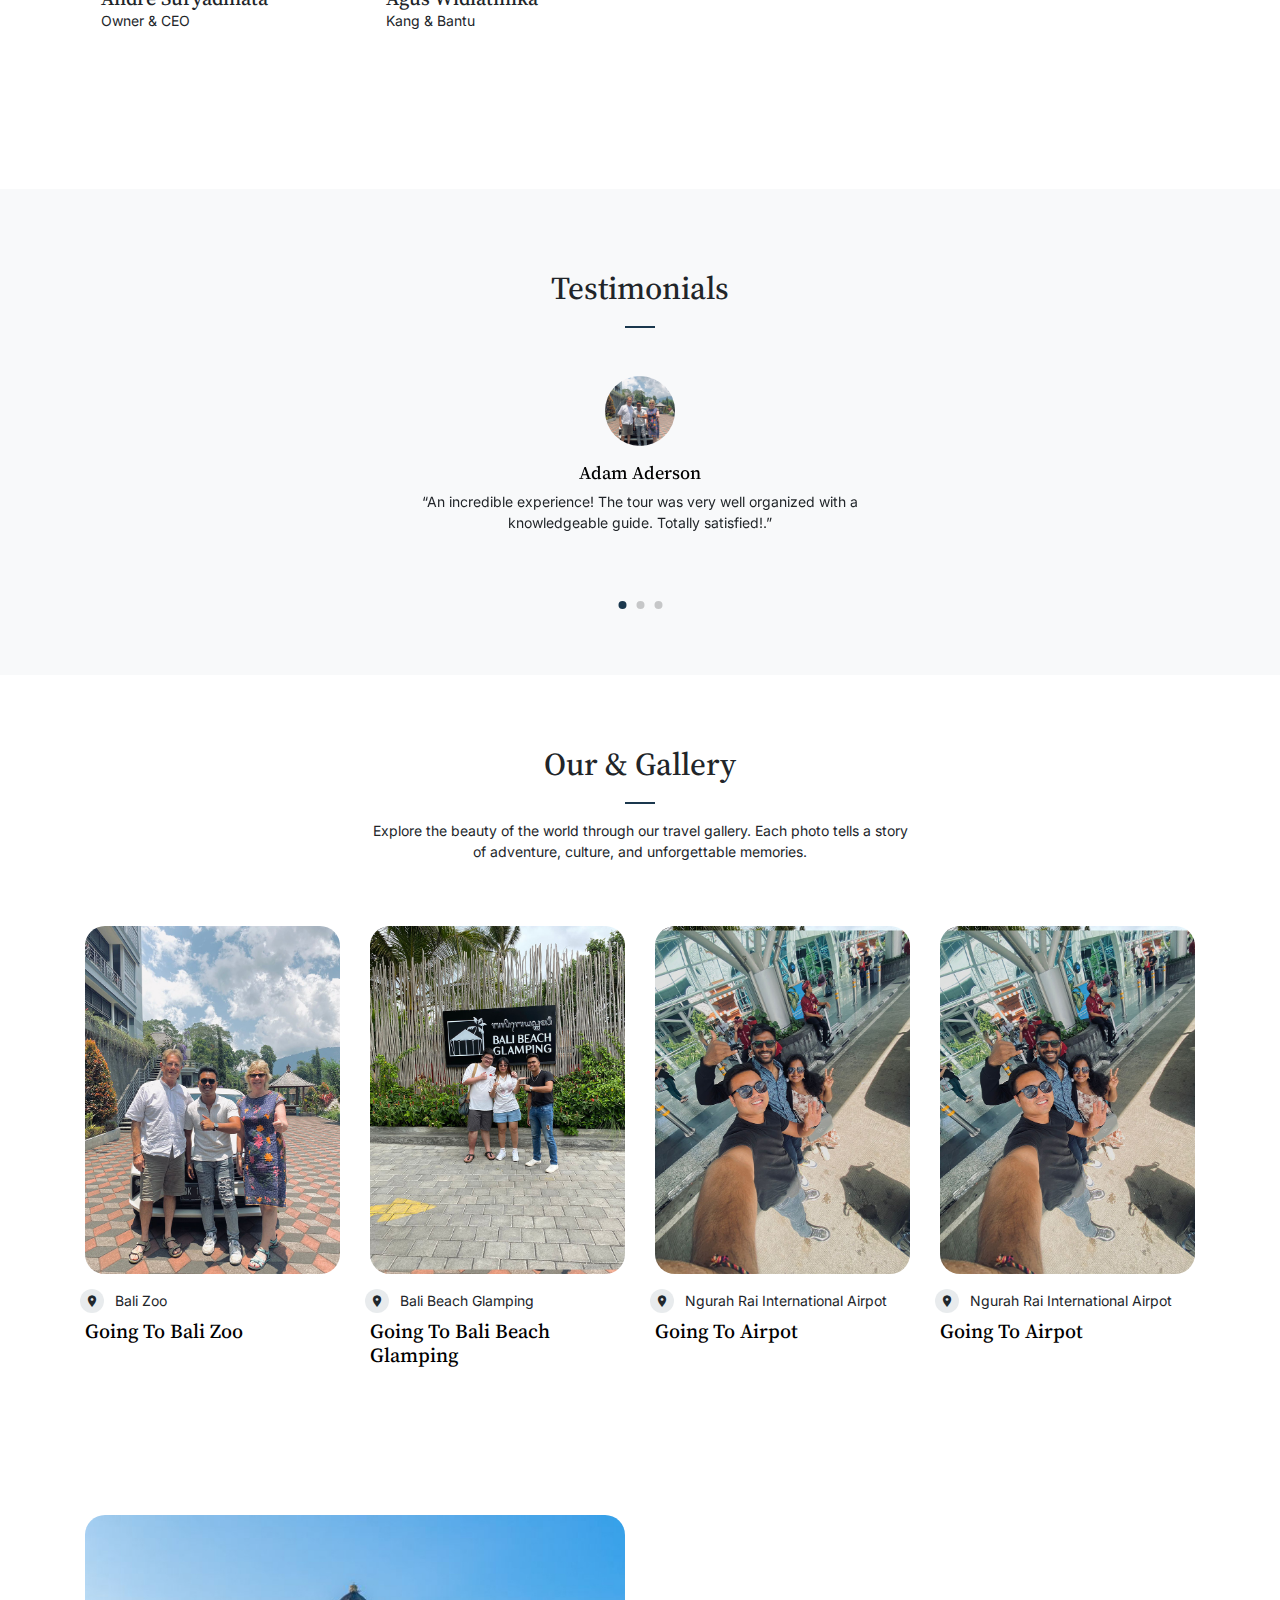
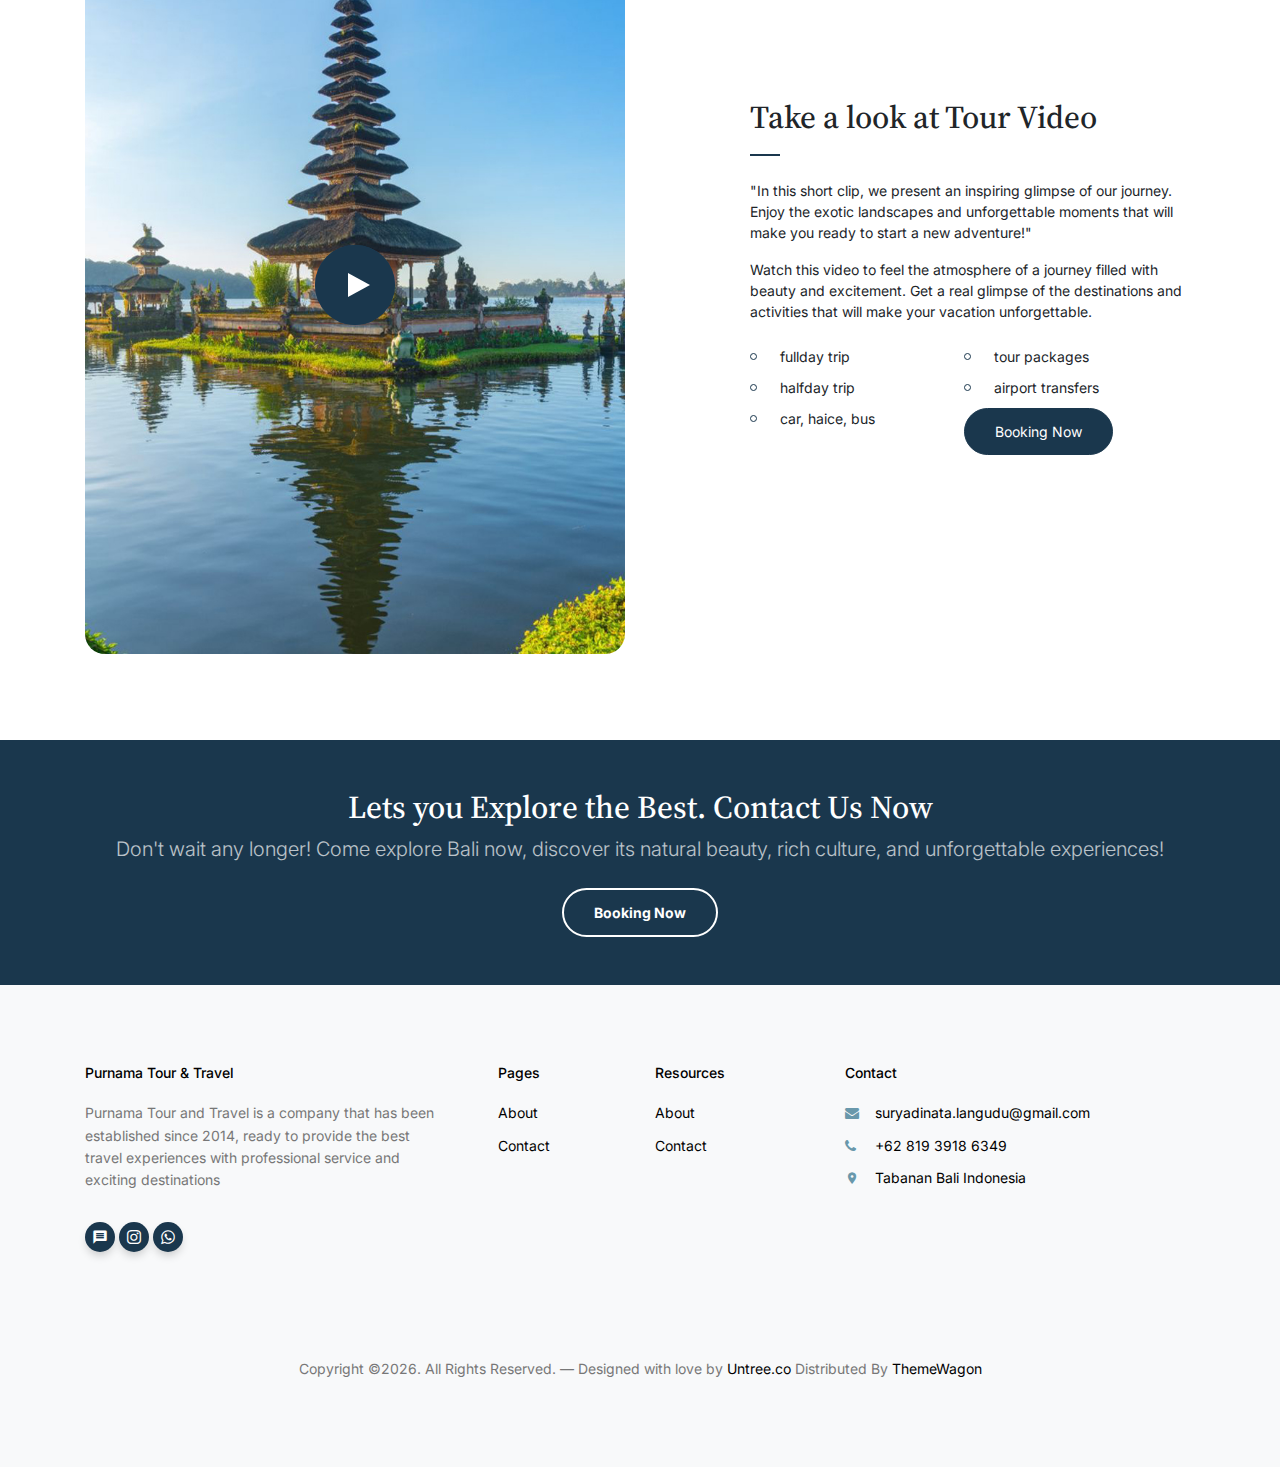
<file: about.html>
<!-- /*
* Template Name: Tour
* Template Author: Untree.co
* Tempalte URI: https://untree.co/
* License: https://creativecommons.org/licenses/by/3.0/
*/ -->
<!doctype html>
<html lang="en">
<head>
  <meta charset="utf-8">
  <meta name="viewport" content="width=device-width, initial-scale=1, shrink-to-fit=no">
  <meta name="author" content="Untree.co">
  <link rel="shortcut icon" href="favicon.png">

  <meta name="description" content="" />
  <meta name="keywords" content="bootstrap, bootstrap4" />

  <link rel="preconnect" href="https://fonts.googleapis.com">
  <link rel="preconnect" href="https://fonts.gstatic.com" crossorigin>
  <link href="https://fonts.googleapis.com/css2?family=Inter:wght@400;700&family=Source+Serif+Pro:wght@400;700&display=swap" rel="stylesheet">

  <link rel="stylesheet" href="css/bootstrap.min.css">
  <link rel="stylesheet" href="css/owl.carousel.min.css">
  <link rel="stylesheet" href="css/owl.theme.default.min.css">
  <link rel="stylesheet" href="css/jquery.fancybox.min.css">
  <link rel="stylesheet" href="fonts/icomoon/style.css">
  <link rel="stylesheet" href="fonts/flaticon/font/flaticon.css">
  <link rel="stylesheet" href="css/daterangepicker.css">
  <link rel="stylesheet" href="css/aos.css">
  <link rel="stylesheet" href="css/style.css">

  <title>Purnama Tour & Travel</title>
</head>

<body>


  <div class="site-mobile-menu site-navbar-target">
    <div class="site-mobile-menu-header">
      <div class="site-mobile-menu-close">
        <span class="icofont-close js-menu-toggle"></span>
      </div>
    </div>
    <div class="site-mobile-menu-body"></div>
  </div>

  <nav class="site-nav">
    <div class="container">
      <div class="site-navigation">
        <a href="index.html" class="logo m-0">Purnama Tour & Travel <span class="text-primary">.</span></a>

        <ul class="js-clone-nav d-none d-lg-inline-block text-left site-menu float-right">
          <li><a href="index.html">Home</a></li>
          <li class="active"><a href="about.html">About</a></li>
          <li><a href="contact.html">Contact Us</a></li>
        </ul>

        <a href="#" class="burger ml-auto float-right site-menu-toggle js-menu-toggle d-inline-block d-lg-none light" data-toggle="collapse" data-target="#main-navbar">
          <span></span>
        </a>

      </div>
    </div>
  </nav>


  <div class="hero hero-inner">
    <div class="container">
      <div class="row align-items-center">
        <div class="col-lg-6 mx-auto text-center">
          <div class="intro-wrap">
            <h1 class="mb-0">About Us</h1>
            <p class="text-white">Purnama Tour and Travel provides travel services specially designed to offer unforgettable vacation experiences. </p>
          </div>
        </div>
      </div>
    </div>
  </div>

  
  
  <div class="untree_co-section">
    <div class="container">
      <div class="row">
        <div class="col-lg-7">
          <div class="owl-single dots-absolute owl-carousel">
            <img src="images/slider-1.jpg" alt="Free HTML Template by Untree.co" class="img-fluid rounded-20">
          </div>
        </div>
        <div class="col-lg-5 pl-lg-5 ml-auto">
          <h2 class="section-title mb-4">Purnama Tour Travel</h2>
          <p>Purnama was established in 2014 with the mission of offering high-quality travel services that prioritize comfort, safety, and unforgettable experiences. Since then, we have been dedicated to creating memorable journeys for our clients by providing expertly crafted travel packages, professional service, and personalized attention to every detail. Whether you’re looking for a relaxing getaway or an adventurous exploration, Purnama Tour and Travel is here to make your dreams come true.</p>
          <ul class="list-unstyled two-col clearfix">
            <li>fullday trip</li>
            <li> tour packages</li>
            <li> halfday trip</li>
            <li>airport transfers</li>
            <li>car, haice, bus </li>
          </ul>
        </div>
      </div>
    </div>
  </div>

  <div class="untree_co-section">
    <div class="container">
      <div class="row justify-content-center mb-5">
        <div class="col-md-6 text-center">
          <h2 class="section-title mb-3 text-center">Team</h2>
          <p>Purnama Tour and Travel is backed by a dedicated team of professionals, committed to providing exceptional service and ensuring every trip is seamless and unforgettable.</p>
        </div>
      </div>

      <div class="row">
        <div class="col-lg-3 mb-4">
          <div class="team">
            <img src="images/person_11.jpg" alt="Image" class="img-fluid mb-4 rounded-20">
            <div class="px-3">
              <h3 class="mb-0">Andre Suryadinata</h3>
              <p>Owner &amp; CEO</p>
            </div>
          </div>
        </div>
        <div class="col-lg-3 mb-4">
          <div class="team">
            <img src="images/person_12.jpg" alt="Image" class="img-fluid mb-4 rounded-20">
            <div class="px-3">
              <h3 class="mb-0">Agus Widiatmika</h3>
              <p>Kang &amp; Bantu</p>
            </div>
          </div>
        </div>
      </div>
    </div>
  </div>


  

  <div class="untree_co-section testimonial-section mt-5">
    <div class="container">
      <div class="row justify-content-center">
        <div class="col-lg-7 text-center">
          <h2 class="section-title text-center mb-5">Testimonials</h2>

          <div class="owl-single owl-carousel no-nav">
            <div class="testimonial mx-auto">
              <figure class="img-wrap">
                <img src="images/person_2.jpg" alt="Image" class="img-fluid">
              </figure>
              <h3 class="name">Adam Aderson</h3>
              <blockquote>
                <p>&ldquo;An incredible experience! The tour was very well organized with a knowledgeable guide. Totally satisfied!.&rdquo;</p>
              </blockquote>
            </div>

            <div class="testimonial mx-auto">
              <figure class="img-wrap">
                <img src="images/person_3.jpg" alt="Image" class="img-fluid">
              </figure>
              <h3 class="name">Lukas Devlin</h3>
              <blockquote>
                <p>&ldquo;An unforgettable trip! Everything went smoothly, and I felt well taken care of throughout the journey.&rdquo;</p>
              </blockquote>
            </div>

            <div class="testimonial mx-auto">
              <figure class="img-wrap">
                <img src="images/person_4.jpg" alt="Image" class="img-fluid">
              </figure>
              <h3 class="name">Kayla Bryant</h3>
              <blockquote>
                <p>&ldquo;Excellent service from start to finish. The destinations were amazing, and everything was very comfortable..&rdquo;</p>
              </blockquote>
            </div>

          </div>

        </div>
      </div>
    </div>
  </div>


  <div class="untree_co-section">
    <div class="container">
      <div class="row justify-content-center text-center mb-5">
        <div class="col-lg-6">
          <h2 class="section-title text-center mb-3">Our &amp; Gallery</h2>
          <p>Explore the beauty of the world through our travel gallery. Each photo tells a story of adventure, culture, and unforgettable memories.</p>
        </div>
      </div>
      <div class="row">
        <div class="col-6 col-sm-6 col-md-6 col-lg-3 mb-4 mb-lg-0">
          <div class="media-1">
            <a href="#" class="d-block mb-3"><img src="images/galer1.jpg" alt="Image" class="img-fluid"></a>
            <span class="d-flex align-items-center loc mb-2">
              <span class="icon-room mr-3"></span>
              <span>Bali Zoo</span>
            </span>
            <div class="d-flex align-items-center">
              <div>
                <h3><a href="#">Going To Bali Zoo</a></h3>
                <div class="price ml-auto">
                </div>
              </div>
              
            </div>
            
          </div>
        </div>
        <div class="col-6 col-sm-6 col-md-6 col-lg-3 mb-4 mb-lg-0">
          <div class="media-1">
            <a href="#" class="d-block mb-3"><img src="images/galer2.jpg" alt="Image" class="img-fluid"></a>
            <span class="d-flex align-items-center loc mb-2">
              <span class="icon-room mr-3"></span>
              <span>Bali Beach Glamping</span>
            </span>
            <div class="d-flex align-items-center">
              <div>
                <h3><a href="#">Going To Bali Beach Glamping</a></h3>
                <div class="price ml-auto">
                </div>
              </div>
              
            </div>
            
          </div>
        </div>
        <div class="col-6 col-sm-6 col-md-6 col-lg-3 mb-4 mb-lg-0">
          <div class="media-1">
            <a href="#" class="d-block mb-3"><img src="images/galer3.jpg" alt="Image" class="img-fluid"></a>
            <span class="d-flex align-items-center loc mb-2">
              <span class="icon-room mr-3"></span>
              <span>Ngurah Rai International Airpot</span>
            </span>
            <div class="d-flex align-items-center">
              <div>
                <h3><a href="#">Going To Airpot</a></h3>
                <div class="price ml-auto">
                </div>
              </div>
              
            </div>
            
          </div>
        </div>
        <div class="col-6 col-sm-6 col-md-6 col-lg-3 mb-4 mb-lg-0">
          <div class="media-1">
            <a href="#" class="d-block mb-3"><img src="images/galer3.jpg" alt="Image" class="img-fluid"></a>

            <span class="d-flex align-items-center loc mb-2">
              <span class="icon-room mr-3"></span>
              <span>Ngurah Rai International Airpot</span>
            </span>

            <div class="d-flex align-items-center">
              <div>
                <h3><a href="#">Going To Airpot</a></h3>
                <div class="price ml-auto">
                </div>
              </div>
              
            </div>
            
          </div>
        </div>
      </div>
    </div>
  </div>

  <div class="untree_co-section">
    <div class="container">
      <div class="row justify-content-between align-items-center">
        
        <div class="col-lg-6">
          <figure class="img-play-video">
            <a id="play-video" class="video-play-button" href="https://youtu.be/YB8BX0Pt1Lk?si=-TnL8MnR9SK0mk8q" data-fancybox>
              <span></span>
            </a>
            <img src="images/hero-slider-2.jpg" alt="Image" class="img-fluid rounded-20">
          </figure>
        </div>

        <div class="col-lg-5">
          <h2 class="section-title text-left mb-4">Take a look at Tour Video</h2>
          <p>"In this short clip, we present an inspiring glimpse of our journey. Enjoy the exotic landscapes and unforgettable moments that will make you ready to start a new adventure!"</p>

          <p class="mb-4">Watch this video to feel the atmosphere of a journey filled with beauty and excitement. Get a real glimpse of the destinations and activities that will make your vacation unforgettable.</p>

          <ul class="list-unstyled two-col clearfix">
            <li>fullday trip</li>
            <li> tour packages</li>
            <li> halfday trip</li>
            <li>airport transfers</li>
            <li>car, haice, bus </li>

          <p><a href="https://wa.me/+6281939186349?text=I'm%20booking%20now" class="btn btn-primary">Booking Now</a></p>

          
        </div>
      </div>
    </div>
  </div>

  
  
  <div class="py-5 cta-section">
    <div class="container">
      <div class="row text-center">
        <div class="col-md-12">
          <h2 class="mb-2 text-white">Lets you Explore the Best. Contact Us Now</h2>
          <p class="mb-4 lead text-white text-white-opacity">Don't wait any longer! Come explore Bali now, discover its natural beauty, rich culture, and unforgettable experiences!</p>
          <p class="mb-0"><a href="https://wa.me/+6281939186349?text=I'm%20booking%20now" class="btn btn-outline-white text-white btn-md font-weight-bold">Booking Now</a></p>
        </div>
      </div>
    </div>
  </div>

  <div class="site-footer">
    <div class="inner first">
      <div class="container">
        <div class="row">
          <div class="col-md-6 col-lg-4">
            <div class="widget">
              <h3 class="heading">Purnama Tour & Travel</h3>
              <p>Purnama Tour and Travel is a company that has been established since 2014, ready to provide the best travel experiences with professional service and exciting destinations</p>
            </div>
            <div class="widget">
              <ul class="list-unstyled social">
                <li><a href="suryadinata.langudu@gmail.com"><span class="icon-message"></span></a></li>
                <li><a href="https://www.instagram.com/purnama_tourguide_bali_/"><span class="icon-instagram"></span></a></li>
                <li><a href="https://wa.me/+6281939186349?text=I'm%20booking%20now"><span class="icon-whatsapp"></span></a></li>
              </ul>
            </div>
          </div>
          <div class="col-md-6 col-lg-2 pl-lg-5">
            <div class="widget">
              <h3 class="heading">Pages</h3>
              <ul class="links list-unstyled">
                <li><a href="about.html">About</a></li>
                <li><a href="contact.html">Contact</a></li>
              </ul>
            </div>
          </div>
          <div class="col-md-6 col-lg-2">
            <div class="widget">
              <h3 class="heading">Resources</h3>
              <ul class="links list-unstyled">
                <li><a href="about.html">About</a></li>
                <li><a href="contact.html">Contact</a></li>
              </ul>
            </div>
          </div>
          <div class="col-md-6 col-lg-4">
            <div class="widget">
              <h3 class="heading">Contact</h3>
              <ul class="list-unstyled quick-info links">
                <li class="email"><a href="#">suryadinata.langudu@gmail.com</a></li>
                <li class="phone"><a href="https://wa.me/+6281939186349?text=I'm%20booking%20now">+62 819 3918 6349</a></li>
                <li class="address"><a href="#">Tabanan Bali Indonesia</a></li>
              </ul>
            </div>
          </div>
        </div>
      </div>
    </div>



    <div class="inner dark">
      <div class="container">
        <div class="row text-center">
          <div class="col-md-8 mb-3 mb-md-0 mx-auto">
            <p>Copyright &copy;<script>document.write(new Date().getFullYear());</script>. All Rights Reserved. &mdash; Designed with love by <a href="#" class="link-highlight">Untree.co</a> <!-- License information: https://untree.co/license/ -->Distributed By <a href="#" target="_blank" >ThemeWagon</a>
            </p>
          </div>
          
        </div>
      </div>
    </div>
  </div>

  <div id="overlayer"></div>
  <div class="loader">
    <div class="spinner-border" role="status">
      <span class="sr-only">Loading...</span>
    </div>
  </div>

  <script src="js/jquery-3.4.1.min.js"></script>
  <script src="js/popper.min.js"></script>
  <script src="js/bootstrap.min.js"></script>
  <script src="js/owl.carousel.min.js"></script>
  <script src="js/jquery.animateNumber.min.js"></script>
  <script src="js/jquery.waypoints.min.js"></script>
  <script src="js/jquery.fancybox.min.js"></script>
  <script src="js/aos.js"></script>
  <script src="js/moment.min.js"></script>
  <script src="js/daterangepicker.js"></script>

  <script src="js/typed.js"></script>
  
  <script src="js/custom.js"></script>

</body>

</html>
</file>
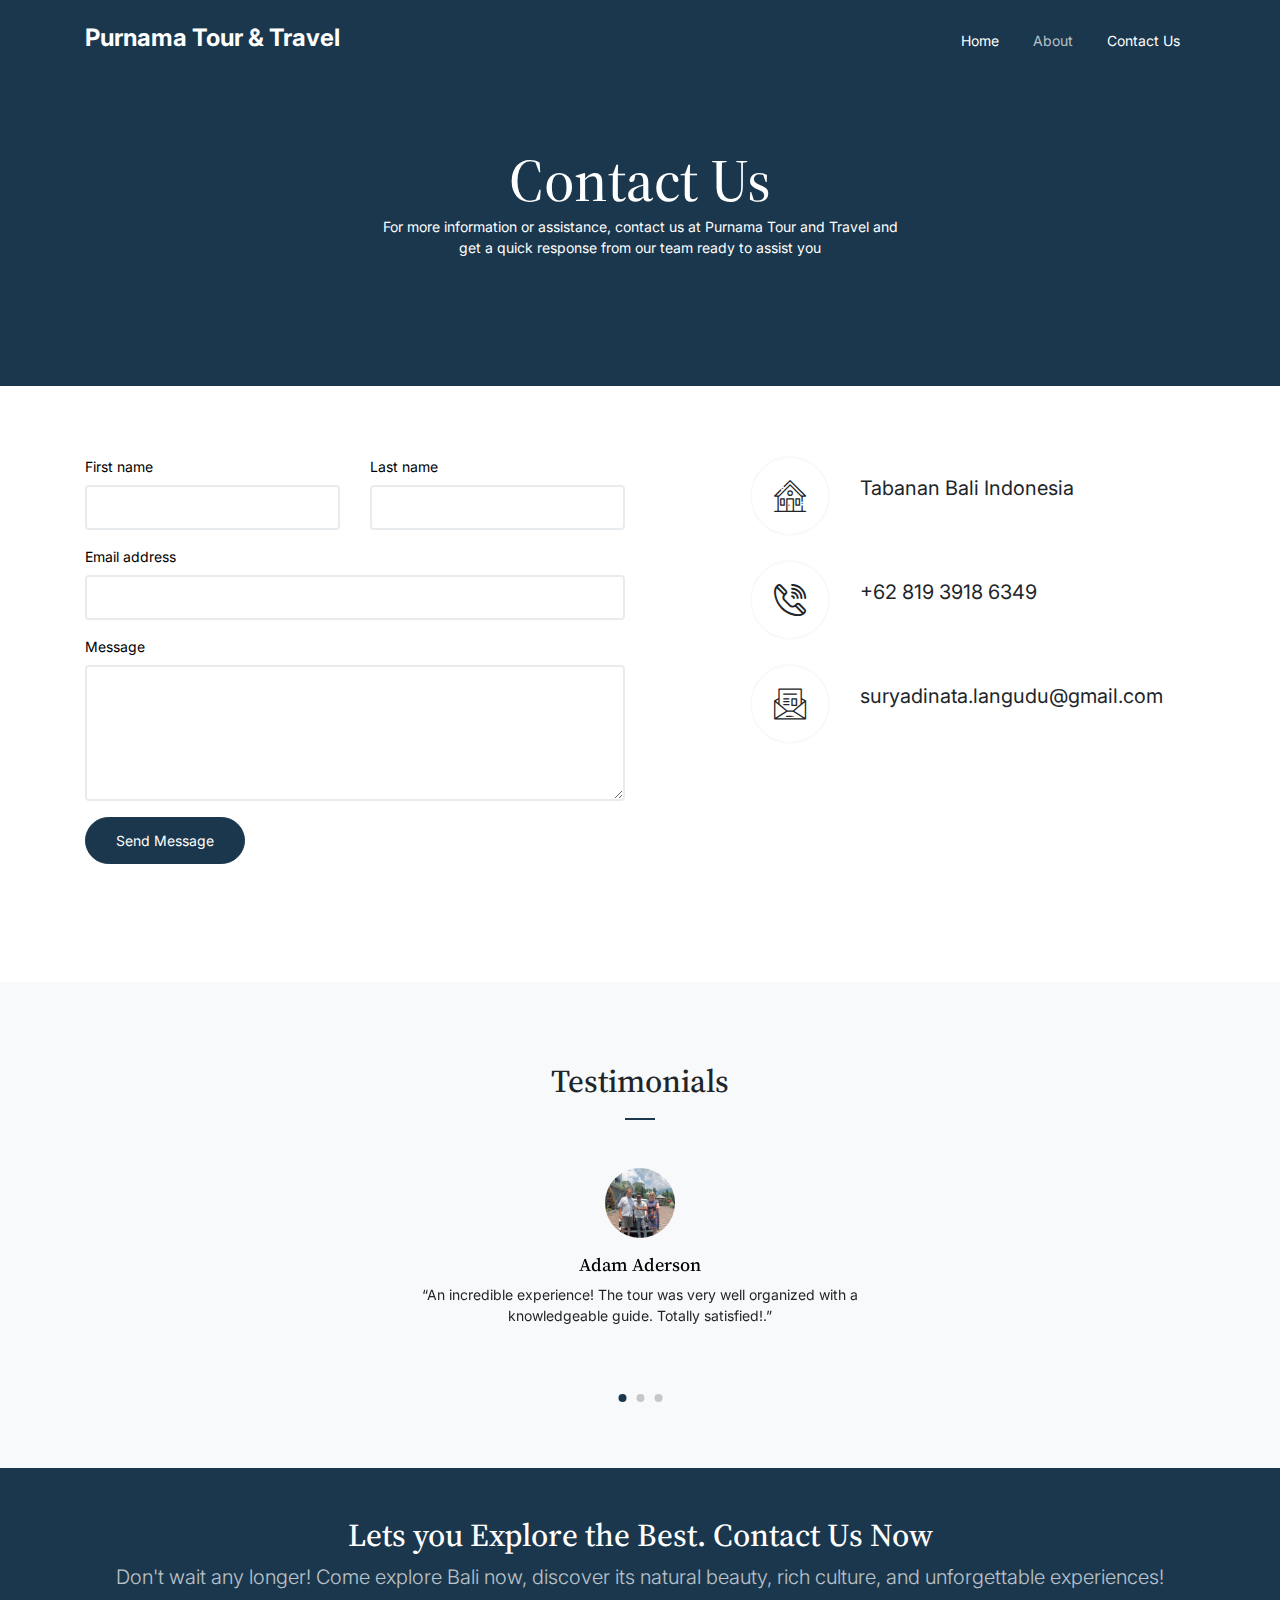
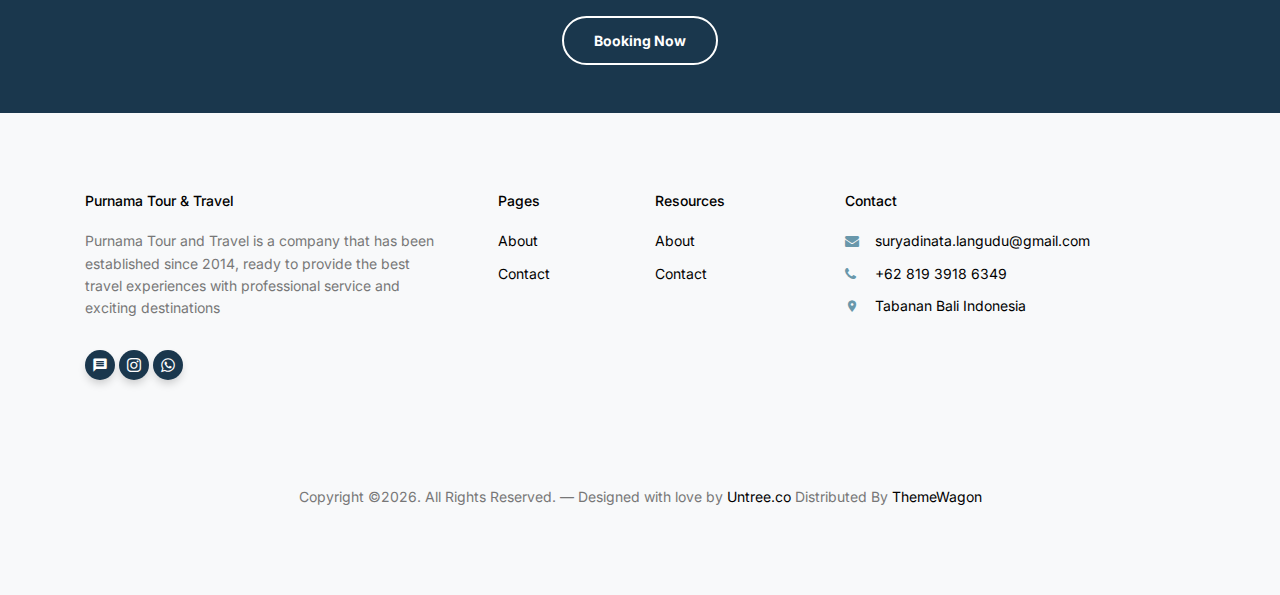
<file: contact.html>
<!-- /*
* Template Name: Tour
* Template Author: Untree.co
* Tempalte URI: https://untree.co/
* License: https://creativecommons.org/licenses/by/3.0/
*/ -->
<!doctype html>
<html lang="en">
<head>
  <meta charset="utf-8">
  <meta name="viewport" content="width=device-width, initial-scale=1, shrink-to-fit=no">
  <meta name="author" content="Untree.co">
  <link rel="shortcut icon" href="favicon.png">

  <meta name="description" content="" />
  <meta name="keywords" content="bootstrap, bootstrap4" />

  <link rel="preconnect" href="https://fonts.googleapis.com">
  <link rel="preconnect" href="https://fonts.gstatic.com" crossorigin>
  <link href="https://fonts.googleapis.com/css2?family=Inter:wght@400;700&family=Source+Serif+Pro:wght@400;700&display=swap" rel="stylesheet">

  <link rel="stylesheet" href="css/bootstrap.min.css">
  <link rel="stylesheet" href="css/owl.carousel.min.css">
  <link rel="stylesheet" href="css/owl.theme.default.min.css">
  <link rel="stylesheet" href="css/jquery.fancybox.min.css">
  <link rel="stylesheet" href="fonts/icomoon/style.css">
  <link rel="stylesheet" href="fonts/flaticon/font/flaticon.css">
  <link rel="stylesheet" href="css/daterangepicker.css">
  <link rel="stylesheet" href="css/aos.css">
  <link rel="stylesheet" href="css/style.css">

  <title>Purnama Tour & Travel</title>
</head>

<body>


  <div class="site-mobile-menu site-navbar-target">
    <div class="site-mobile-menu-header">
      <div class="site-mobile-menu-close">
        <span class="icofont-close js-menu-toggle"></span>
      </div>
    </div>
    <div class="site-mobile-menu-body"></div>
  </div>

  <nav class="site-nav">
    <div class="container">
      <div class="site-navigation">
        <a href="index.html" class="logo m-0">Purnama Tour & Travel <span class="text-primary">.</span></a>

        <ul class="js-clone-nav d-none d-lg-inline-block text-left site-menu float-right">
          <li class="active"><a href="index.html">Home</a></li>
          <li><a href="about.html">About</a></li>
          <li class="active"><a href="contact.html">Contact Us</a></li>
        </ul>

        <a href="#" class="burger ml-auto float-right site-menu-toggle js-menu-toggle d-inline-block d-lg-none light" data-toggle="collapse" data-target="#main-navbar">
          <span></span>
        </a>

      </div>
    </div>
  </nav>


  <div class="hero hero-inner">
    <div class="container">
      <div class="row align-items-center">
        <div class="col-lg-6 mx-auto text-center">
          <div class="intro-wrap">
            <h1 class="mb-0">Contact Us</h1>
            <p class="text-white">For more information or assistance, contact us at Purnama Tour and Travel and get a quick response from our team ready to assist you </p>
          </div>
        </div>
      </div>
    </div>
  </div>

  
  
  <div class="untree_co-section">
    <div class="container">
      <div class="row">
        <div class="col-lg-6 mb-5 mb-lg-0">
          <form class="contact-form" data-aos="fade-up" data-aos-delay="200">
            <div class="row">
              <div class="col-6">
                <div class="form-group">
                  <label class="text-black" for="fname">First name</label>
                  <input type="text" class="form-control" id="fname">
                </div>
              </div>
              <div class="col-6">
                <div class="form-group">
                  <label class="text-black" for="lname">Last name</label>
                  <input type="text" class="form-control" id="lname">
                </div>
              </div>
            </div>
            <div class="form-group">
              <label class="text-black" for="email">Email address</label>
              <input type="email" class="form-control" id="email">
            </div>

            <div class="form-group">
              <label class="text-black" for="message">Message</label>
              <textarea name="" class="form-control" id="message" cols="30" rows="5"></textarea>
            </div>

            <a href="https://wa.me/+6281939186349?text=I'm%20booking%20now" target="_blank">
  <button type="button" class="btn btn-primary">Send Message</button>
</a>
          </form>
        </div>
        <div class="col-lg-5 ml-auto">
          <div class="quick-contact-item d-flex align-items-center mb-4">
            <span class="flaticon-house"></span>
            <address class="text">
           Tabanan Bali Indonesia
            </address>
          </div>
          <div class="quick-contact-item d-flex align-items-center mb-4">
            <span class="flaticon-phone-call"></span>
            <address class="text">
             +62 819 3918 6349
            </address>
          </div>
          <div class="quick-contact-item d-flex align-items-center mb-4">
            <span class="flaticon-mail"></span>
            <address class="text">
             suryadinata.langudu@gmail.com
            </address>
          </div>
        </div>
      </div>
    </div>
  </div>

  

 <div class="untree_co-section testimonial-section mt-5">
    <div class="container">
      <div class="row justify-content-center">
        <div class="col-lg-7 text-center">
          <h2 class="section-title text-center mb-5">Testimonials</h2>

          <div class="owl-single owl-carousel no-nav">
            <div class="testimonial mx-auto">
              <figure class="img-wrap">
                <img src="images/person_2.jpg" alt="Image" class="img-fluid">
              </figure>
              <h3 class="name">Adam Aderson</h3>
              <blockquote>
                <p>&ldquo;An incredible experience! The tour was very well organized with a knowledgeable guide. Totally satisfied!.&rdquo;</p>
              </blockquote>
            </div>

            <div class="testimonial mx-auto">
              <figure class="img-wrap">
                <img src="images/person_3.jpg" alt="Image" class="img-fluid">
              </figure>
              <h3 class="name">Lukas Devlin</h3>
              <blockquote>
                <p>&ldquo;An unforgettable trip! Everything went smoothly, and I felt well taken care of throughout the journey.&rdquo;</p>
              </blockquote>
            </div>

            <div class="testimonial mx-auto">
              <figure class="img-wrap">
                <img src="images/person_4.jpg" alt="Image" class="img-fluid">
              </figure>
              <h3 class="name">Kayla Bryant</h3>
              <blockquote>
                <p>&ldquo;Excellent service from start to finish. The destinations were amazing, and everything was very comfortable..&rdquo;</p>
              </blockquote>
            </div>

          </div>

        </div>
      </div>
    </div>
  </div>
 <div class="py-5 cta-section">
    <div class="container">
      <div class="row text-center">
        <div class="col-md-12">
          <h2 class="mb-2 text-white">Lets you Explore the Best. Contact Us Now</h2>
          <p class="mb-4 lead text-white text-white-opacity">Don't wait any longer! Come explore Bali now, discover its natural beauty, rich culture, and unforgettable experiences!</p>
          <p class="mb-0"><a href="https://wa.me/+6281939186349?text=I'm%20booking%20now" class="btn btn-outline-white text-white btn-md font-weight-bold">Booking Now</a></p>
        </div>
      </div>
    </div>
  </div>

  <div class="site-footer">
    <div class="inner first">
      <div class="container">
        <div class="row">
          <div class="col-md-6 col-lg-4">
            <div class="widget">
              <h3 class="heading">Purnama Tour & Travel</h3>
              <p>Purnama Tour and Travel is a company that has been established since 2014, ready to provide the best travel experiences with professional service and exciting destinations</p>
            </div>
            <div class="widget">
              <ul class="list-unstyled social">
                <li><a href="suryadinata.langudu@gmail.com"><span class="icon-message"></span></a></li>
                <li><a href="https://www.instagram.com/purnama_tourguide_bali_/"><span class="icon-instagram"></span></a></li>
                <li><a href="https://wa.me/+6281939186349?text=I'm%20booking%20now"><span class="icon-whatsapp"></span></a></li>
              </ul>
            </div>
          </div>
          <div class="col-md-6 col-lg-2 pl-lg-5">
            <div class="widget">
              <h3 class="heading">Pages</h3>
              <ul class="links list-unstyled">
                <li><a href="about.html">About</a></li>
                <li><a href="contact.html">Contact</a></li>
              </ul>
            </div>
          </div>
          <div class="col-md-6 col-lg-2">
            <div class="widget">
              <h3 class="heading">Resources</h3>
              <ul class="links list-unstyled">
                <li><a href="about.html">About</a></li>
                <li><a href="contact.html">Contact</a></li>
              </ul>
            </div>
          </div>
          <div class="col-md-6 col-lg-4">
            <div class="widget">
              <h3 class="heading">Contact</h3>
              <ul class="list-unstyled quick-info links">
                <li class="email"><a href="#">suryadinata.langudu@gmail.com</a></li>
                <li class="phone"><a href="https://wa.me/+6281939186349?text=I'm%20booking%20now">+62 819 3918 6349</a></li>
                <li class="address"><a href="#">Tabanan Bali Indonesia</a></li>
              </ul>
            </div>
          </div>
        </div>
      </div>
    </div>



    <div class="inner dark">
      <div class="container">
        <div class="row text-center">
          <div class="col-md-8 mb-3 mb-md-0 mx-auto">
            <p>Copyright &copy;<script>document.write(new Date().getFullYear());</script>. All Rights Reserved. &mdash; Designed with love by <a href="#" class="link-highlight">Untree.co</a> <!-- License information: https://untree.co/license/ -->Distributed By <a href="#" target="_blank" >ThemeWagon</a>
            </p>
          </div>
          
        </div>
      </div>
    </div>
  </div>

  <div id="overlayer"></div>
  <div class="loader">
    <div class="spinner-border" role="status">
      <span class="sr-only">Loading...</span>
    </div>
  </div>

  <script src="js/jquery-3.4.1.min.js"></script>
  <script src="js/popper.min.js"></script>
  <script src="js/bootstrap.min.js"></script>
  <script src="js/owl.carousel.min.js"></script>
  <script src="js/jquery.animateNumber.min.js"></script>
  <script src="js/jquery.waypoints.min.js"></script>
  <script src="js/jquery.fancybox.min.js"></script>
  <script src="js/aos.js"></script>
  <script src="js/moment.min.js"></script>
  <script src="js/daterangepicker.js"></script>

  <script src="js/typed.js"></script>
  
  <script src="js/custom.js"></script>

</body>

</html>
</file>
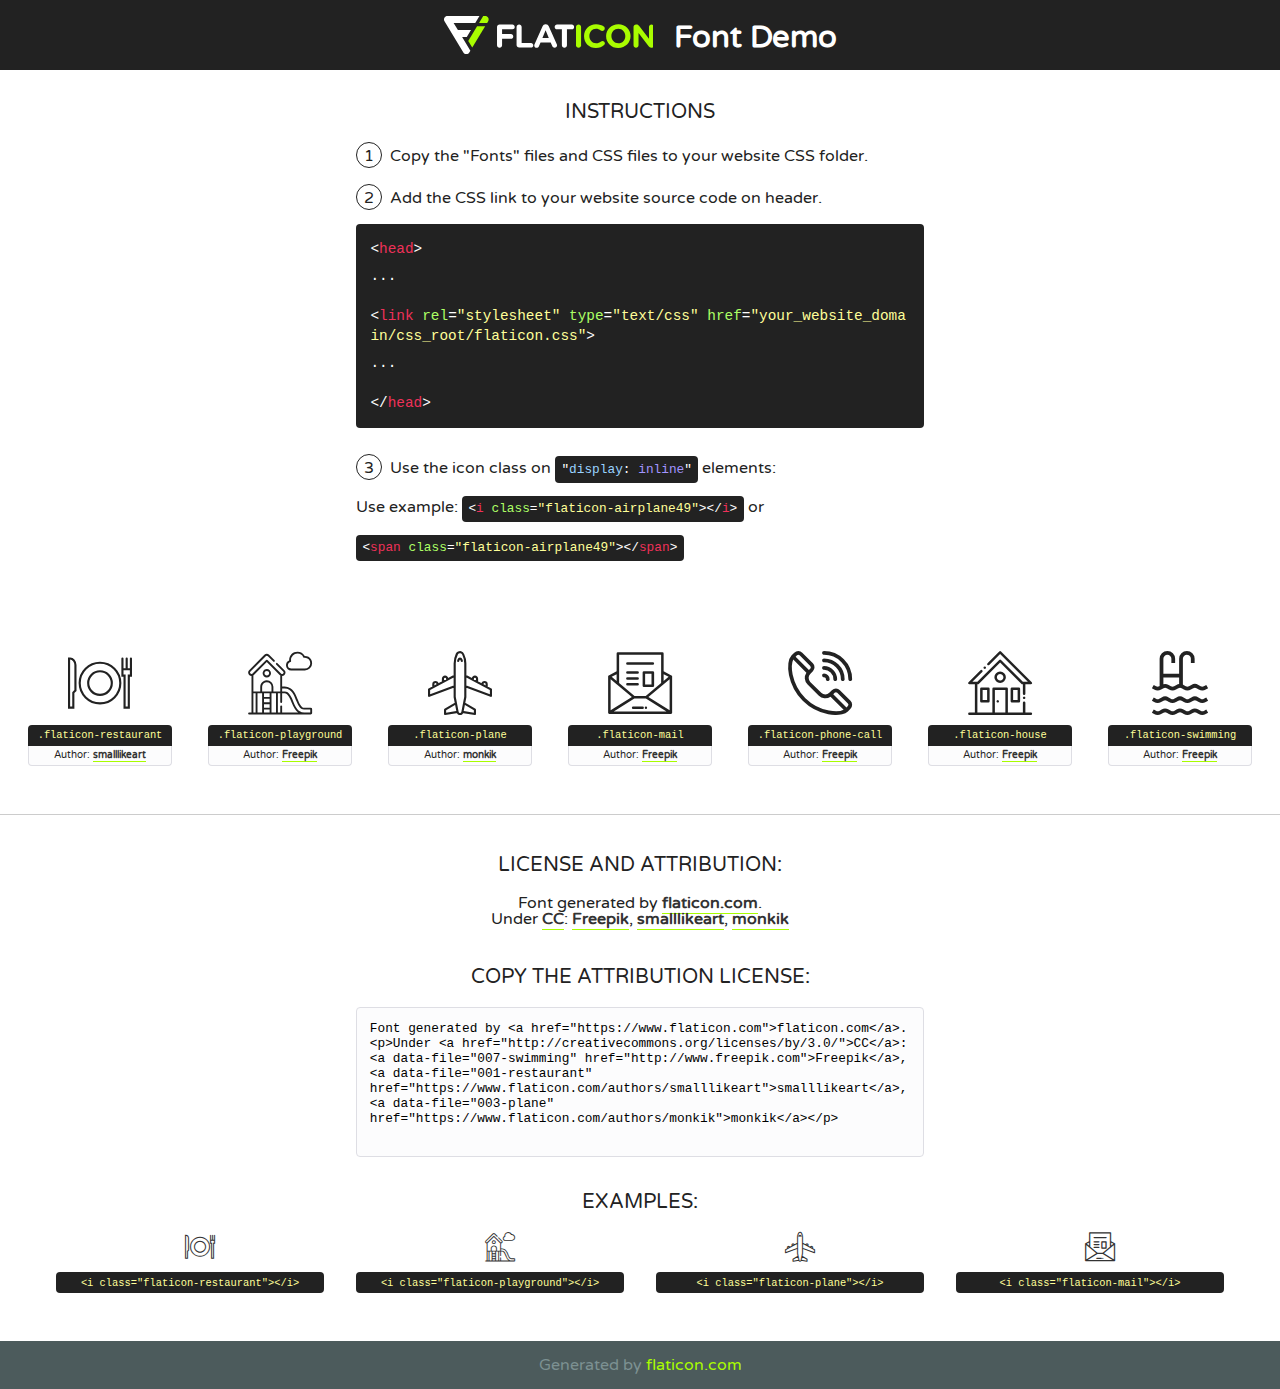
<file: fonts/flaticon/font/flaticon.html>
<!DOCTYPE html>
<!--
  Flaticon icon font: Flaticon
  Creation date: 17/08/2020 06:54
-->
<html>
<!DOCTYPE html>
<html>

<head>
    <title>Flaticon WebFont</title>
    <link href="http://fonts.googleapis.com/css?family=Varela+Round" rel="stylesheet" type="text/css" />
    <link rel="stylesheet" type="text/css" href="flaticon.css">
    <meta charset="UTF-8">
    <style>
    html, body, div, span, applet, object, iframe,
    h1, h2, h3, h4, h5, h6, p, blockquote, pre,
    a, abbr, acronym, address, big, cite, code,
    del, dfn, em, img, ins, kbd, q, s, samp,
    small, strike, strong, sub, sup, tt, var,
    b, u, i, center,
    dl, dt, dd, ol, ul, li,
    fieldset, form, label, legend,
    table, caption, tbody, tfoot, thead, tr, th, td,
    article, aside, canvas, details, embed, 
    figure, figcaption, footer, header, hgroup, 
    menu, nav, output, ruby, section, summary,
    time, mark, audio, video {
        margin: 0;
        padding: 0;
        border: 0;
        font-size: 100%;
        font: inherit;
        vertical-align: baseline;
    }
    /* HTML5 display-role reset for older browsers */
    article, aside, details, figcaption, figure, 
    footer, header, hgroup, menu, nav, section {
        display: block;
    }
    body {
        line-height: 1;
    }
    ol, ul {
        list-style: none;
    }
    blockquote, q {
        quotes: none;
    }
    blockquote:before, blockquote:after,
    q:before, q:after {
        content: '';
        content: none;
    }
    table {
        border-collapse: collapse;
        border-spacing: 0;
    }
    body {
        font-family: 'Varela Round', Helvetica, Arial, sans-serif;
        font-size: 16px;
        color: #222;
    }
    a {
        color: #333;
        border-bottom: 1px solid #a9fd00;
        font-weight: bold;
        text-decoration: none;
    }
    * {
        -moz-box-sizing: border-box;
        -webkit-box-sizing: border-box;
        box-sizing: border-box;
        margin: 0;
        padding: 0;
    }
    [class^="flaticon-"]:before, [class*=" flaticon-"]:before, [class^="flaticon-"]:after, [class*=" flaticon-"]:after {
        font-family: Flaticon;
        font-size: 30px;
        font-style: normal;
        margin-left: 20px;
        color: #333;
    }
    .wrapper {
        max-width: 600px;
        margin: auto;
        padding: 0 1em;
    }
    .title {
        font-size: 1.25em;
        text-align: center;
        margin-bottom: 1em;
        text-transform: uppercase;
    }
    header {
        text-align: center;
        background-color: #222;
        color: #fff;
        padding: 1em;
    }
    header .logo {
        width: 210px;
        height: 38px;
        display: inline-block;
        vertical-align: middle;
        margin-right: 1em;
        border: none;
    }
    header strong {
        font-size: 1.95em;
        font-weight: bold;
        vertical-align: middle;
        margin-top: 5px;
        display: inline-block;
    }
    .demo {
        margin: 2em auto;
        line-height: 1.25em;
    }
    .demo ul li {
        margin-bottom: 1em;
    }
    .demo ul li .num {
        color: #222;
        border-radius: 20px;
        display: inline-block;
        width: 26px;
        padding: 3px;
        height: 26px;
        text-align: center;
        margin-right: 0.5em;
        border: 1px solid #222;
    }
    .demo ul li code {
        background-color: #222;
        border-radius: 4px;
        padding: 0.25em 0.5em;
        display: inline-block;
        color: #fff;
        font-family: Consolas,Monaco,Lucida Console,Liberation Mono,DejaVu Sans Mono,Bitstream Vera Sans Mono,Courier New, monospace;
        font-weight: lighter;
        margin-top: 1em;
        font-size: 0.8em;
        word-break: break-all;
    }
    .demo ul li code.big {
        padding: 1em;
        font-size: 0.9em;
    }
    .demo ul li code .red {
        color: #EF3159;
    }
    .demo ul li code .green {
        color: #ACFF65;
    }
    .demo ul li code .yellow {
        color: #FFFF99;
    }
    .demo ul li code .blue {
        color: #99D3FF;
    }
    .demo ul li code .purple {
        color: #A295FF;
    }
    .demo ul li code .dots {
        margin-top: 0.5em;
        display: block;
    }
    #glyphs {
        border-bottom: 1px solid #ccc;
        padding: 2em 0;
        text-align: center;
    }
    .glyph {
        display: inline-block;
        width: 9em;
        margin: 1em;
        text-align: center;
        vertical-align: top;
        background: #FFF;
    }
    .glyph .glyph-icon {
        padding: 10px;
        display: block;
        font-family:"Flaticon";
        font-size: 64px;
        line-height: 1;
    }
    .glyph .glyph-icon:before {
        font-size: 64px;
        color: #222;
        margin-left: 0;
    }
    .class-name {
        font-size: 0.65em;
        background-color: #222;
        color: #fff;
        border-radius: 4px 4px 0 0;
        padding: 0.5em;
        color: #FFFF99;
        font-family: Consolas,Monaco,Lucida Console,Liberation Mono,DejaVu Sans Mono,Bitstream Vera Sans Mono,Courier New, monospace;
    }
    .author-name {
        font-size: 0.6em;
        background-color: #fcfcfd;
        border: 1px solid #DEDEE4;
        border-top: 0;
        border-radius: 0 0 4px 4px;
        padding: 0.5em;
    }
    .class-name:last-child {
        font-size: 10px;
        color:#888;
    }
    .class-name:last-child a {
        font-size: 10px;
        color:#555;
    }
    .class-name:last-child a:hover {
        color:#a9fd00;
    }
    .glyph > input {
        display: block;
        width: 100px;
        margin: 5px auto;
        text-align: center;
        font-size: 12px;
        cursor: text;
    }
    .glyph > input.icon-input {
        font-family:"Flaticon";
        font-size: 16px;
        margin-bottom: 10px;
    }
    .attribution .title {
        margin-top: 2em;
    }
    .attribution textarea {
        background-color: #fcfcfd;
        padding: 1em;
        border: none;
        box-shadow: none;
        border: 1px solid #DEDEE4;
        border-radius: 4px;
        resize: none;
        width: 100%;
        height: 150px;
        font-size: 0.8em;
        font-family: Consolas,Monaco,Lucida Console,Liberation Mono,DejaVu Sans Mono,Bitstream Vera Sans Mono,Courier New, monospace;
        -webkit-appearance: none;
    }
    .iconsuse {
        margin: 2em auto;
        text-align: center;
        max-width: 1200px;
    }
    .iconsuse:after {
        content: '';
        display: table;
        clear: both;
    }
    .iconsuse .image {
        float: left;
        width: 25%;
        padding: 0 1em;
    }
    .iconsuse .image p {
        margin-bottom: 1em;
    }
    .iconsuse .image span {
        display: block;
        font-size: 0.65em;
        background-color: #222;
        color: #fff;
        border-radius: 4px;
        padding: 0.5em;
        color: #FFFF99;
        margin-top: 1em;
        font-family: Consolas,Monaco,Lucida Console,Liberation Mono,DejaVu Sans Mono,Bitstream Vera Sans Mono,Courier New, monospace;
    }
    #footer {
        text-align: center;
        background-color: #4C5B5C;
        color: #7c9192;
        padding: 1em;
    }
    #footer a {
        border: none;
        color: #a9fd00;
        font-weight: normal;
    }
    @media (max-width: 960px) {
        .iconsuse .image {
            width: 50%;
        }
    }
    @media (max-width: 560px) {
        .iconsuse .image {
            width: 100%;
        }
    }
    </style>
</head>

<body class="characters-off">

    <header>
        <a href="https://www.flaticon.com" target="_blank" class="logo">
            <svg version="1.1" xmlns="http://www.w3.org/2000/svg" xmlns:xlink="http://www.w3.org/1999/xlink" xmlns:a="http://ns.adobe.com/AdobeSVGViewerExtensions/3.0/" viewBox="0 0 560.875 102.036" enable-background="new 0 0 560.875 102.036" xml:space="preserve">
                <defs>
                </defs>
                <g>
                    <g class="letters">
                        <path fill="#ffffff" d="M141.596,29.675c0-3.777,2.985-6.767,6.764-6.767h34.438c3.426,0,6.15,2.728,6.15,6.15
                        c0,3.43-2.724,6.149-6.15,6.149h-27.674v13.091h23.719c3.429,0,6.151,2.724,6.151,6.15c0,3.43-2.723,6.149-6.151,6.149h-23.719
                        v17.574c0,3.773-2.986,6.761-6.764,6.761c-3.779,0-6.764-2.989-6.764-6.761V29.675z"></path>
                        <path fill="#ffffff" d="M193.844,29.149c0-3.781,2.985-6.767,6.764-6.767c3.776,0,6.763,2.985,6.763,6.767v42.957h25.039
                        c3.426,0,6.149,2.726,6.149,6.153c0,3.425-2.723,6.15-6.149,6.15h-31.802c-3.779,0-6.764-2.986-6.764-6.768V29.149z"></path>
                        <path fill="#ffffff" d="M241.891,75.71l21.438-48.407c1.492-3.341,4.215-5.357,7.906-5.357h0.792
                        c3.686,0,6.323,2.017,7.815,5.357l21.439,48.407c0.436,0.967,0.701,1.845,0.701,2.723c0,3.602-2.809,6.501-6.414,6.501
                        c-3.161,0-5.269-1.845-6.499-4.655l-4.132-9.661h-27.059l-4.301,10.102c-1.144,2.631-3.426,4.214-6.237,4.214
                        c-3.517,0-6.24-2.81-6.24-6.325C241.1,77.64,241.451,76.677,241.891,75.71z M279.932,58.666l-8.521-20.297l-8.526,20.297H279.932
                        z"></path>
                        <path fill="#ffffff" d="M314.864,35.387H301.86c-3.429,0-6.239-2.813-6.239-6.238c0-3.429,2.811-6.24,6.239-6.24h39.533
                        c3.426,0,6.237,2.811,6.237,6.24c0,3.425-2.811,6.238-6.237,6.238h-13.001v42.785c0,3.773-2.99,6.761-6.764,6.761
                        c-3.779,0-6.764-2.989-6.764-6.761V35.387z"></path>
                        <path fill="#A9FD00" d="M352.615,29.149c0-3.781,2.985-6.767,6.767-6.767c3.774,0,6.761,2.985,6.761,6.767v49.024
                        c0,3.773-2.987,6.761-6.761,6.761c-3.781,0-6.767-2.989-6.767-6.761V29.149z"></path>
                        <path fill="#A9FD00" d="M374.132,53.836v-0.179c0-17.481,13.178-31.801,32.065-31.801c9.22,0,15.459,2.458,20.557,6.238
                        c1.402,1.054,2.637,2.985,2.637,5.357c0,3.692-2.985,6.59-6.681,6.59c-1.845,0-3.071-0.702-4.044-1.319
                        c-3.776-2.813-7.729-4.393-12.562-4.393c-10.364,0-17.831,8.611-17.831,19.154v0.173c0,10.542,7.291,19.329,17.831,19.329
                        c5.715,0,9.492-1.756,13.359-4.834c1.049-0.874,2.458-1.491,4.039-1.491c3.429,0,6.325,2.813,6.325,6.236
                        c0,2.106-1.056,3.78-2.282,4.834c-5.539,4.834-12.036,7.733-21.878,7.733C387.572,85.464,374.132,71.493,374.132,53.836z"></path>
                        <path fill="#A9FD00" d="M433.009,53.836v-0.179c0-17.481,13.79-31.801,32.766-31.801c18.981,0,32.592,14.143,32.592,31.628v0.173
                        c0,17.483-13.785,31.807-32.769,31.807C446.625,85.464,433.009,71.32,433.009,53.836z M484.224,53.836v-0.179
                        c0-10.539-7.725-19.326-18.626-19.326c-10.893,0-18.449,8.611-18.449,19.154v0.173c0,10.542,7.73,19.329,18.626,19.329
                        C476.676,72.986,484.224,64.378,484.224,53.836z"></path>
                        <path fill="#A9FD00" d="M506.233,29.321c0-3.774,2.99-6.763,6.767-6.763h1.401c3.252,0,5.183,1.583,7.029,3.953l26.093,34.265
                        V29.059c0-3.692,2.99-6.677,6.681-6.677c3.683,0,6.671,2.985,6.671,6.677v48.934c0,3.78-2.987,6.765-6.764,6.765h-0.436
                        c-3.257,0-5.188-1.581-7.034-3.953l-27.056-35.492v32.944c0,3.687-2.985,6.676-6.678,6.676c-3.683,0-6.673-2.989-6.673-6.676
                        V29.321z"></path>
                    </g>
                    <g class="insignia">
                        <path fill="#ffffff" d="M48.372,56.137h12.517l11.156-18.537H37.186L25.688,18.539h57.825L94.668,0H9.271
                        C5.925,0,2.842,1.801,1.198,4.716c-1.644,2.907-1.593,6.482,0.134,9.343l50.38,83.501c1.678,2.781,4.689,4.476,7.938,4.476
                        c3.246,0,6.257-1.695,7.935-4.476l2.898-4.804L48.372,56.137z"></path>
                        <g class="i">
                            <path fill="#A9FD00" d="M93.575,18.539h0.031v0.004l21.652,0.004l2.705-4.488c1.727-2.861,1.778-6.436,0.133-9.343
                            C116.454,1.801,113.371,0,110.026,0h-5.294L93.575,18.539z"></path>
                            <polygon fill="#A9FD00" points="88.291,27.356 64.725,66.486 75.519,84.404 109.942,27.356"></polygon>
                        </g>
                    </g>
                </g>
            </svg>
        </a>
        <strong>Font Demo</strong>
    </header>


    <section class="demo wrapper">

        <p class="title">Instructions</p>

        <ul>
            <li>
                <span class="num">1</span>Copy the "Fonts" files and CSS files to your website CSS folder.
            </li>
            <li>
                <span class="num">2</span>Add the CSS link to your website source code on header.
                <code class="big">
                    &lt;<span class="red">head</span>&gt;
                    <br/><span class="dots">...</span>
                    <br/>&lt;<span class="red">link</span> <span class="green">rel</span>=<span class="yellow">"stylesheet"</span> <span class="green">type</span>=<span class="yellow">"text/css"</span> <span class="green">href</span>=<span class="yellow">"your_website_domain/css_root/flaticon.css"</span>&gt;
                    <br/><span class="dots">...</span>
                    <br/>&lt;/<span class="red">head</span>&gt;
                </code>
            </li>

            <li>
                <p>
                    <span class="num">3</span>Use the icon class on <code>"<span class="blue">display</span>:<span class="purple"> inline</span>"</code> elements:
                    <br />
                    Use example: <code>&lt;<span class="red">i</span> <span class="green">class</span>=<span class="yellow">&quot;flaticon-airplane49&quot;</span>&gt;&lt;/<span class="red">i</span>&gt;</code> or <code>&lt;<span class="red">span</span> <span class="green">class</span>=<span class="yellow">&quot;flaticon-airplane49&quot;</span>&gt;&lt;/<span class="red">span</span>&gt;</code>
            </li>
        </ul>

    </section>




   <section id="glyphs">          
    
      
        <div class="glyph"><div class="glyph-icon flaticon-restaurant"></div>
            <div class="class-name">.flaticon-restaurant</div>
            <div class="author-name">Author: <a data-file="001-restaurant" href="https://www.flaticon.com/authors/smalllikeart">smalllikeart</a> </div> 
        </div>        
        
        <div class="glyph"><div class="glyph-icon flaticon-playground"></div>
            <div class="class-name">.flaticon-playground</div>
            <div class="author-name">Author: <a data-file="002-playground" href="http://www.freepik.com">Freepik</a> </div> 
        </div>        
        
        <div class="glyph"><div class="glyph-icon flaticon-plane"></div>
            <div class="class-name">.flaticon-plane</div>
            <div class="author-name">Author: <a data-file="003-plane" href="https://www.flaticon.com/authors/monkik">monkik</a> </div> 
        </div>        
        
        <div class="glyph"><div class="glyph-icon flaticon-mail"></div>
            <div class="class-name">.flaticon-mail</div>
            <div class="author-name">Author: <a data-file="004-mail" href="http://www.freepik.com">Freepik</a> </div> 
        </div>        
        
        <div class="glyph"><div class="glyph-icon flaticon-phone-call"></div>
            <div class="class-name">.flaticon-phone-call</div>
            <div class="author-name">Author: <a data-file="005-phone-call" href="http://www.freepik.com">Freepik</a> </div> 
        </div>        
        
        <div class="glyph"><div class="glyph-icon flaticon-house"></div>
            <div class="class-name">.flaticon-house</div>
            <div class="author-name">Author: <a data-file="006-house" href="http://www.freepik.com">Freepik</a> </div> 
        </div>        
        
        <div class="glyph"><div class="glyph-icon flaticon-swimming"></div>
            <div class="class-name">.flaticon-swimming</div>
            <div class="author-name">Author: <a data-file="007-swimming" href="http://www.freepik.com">Freepik</a> </div> 
        </div>        
        

    </section>



    <section class="attribution wrapper"   style="text-align:center;">

      <div class="title">License and attribution:</div><div class="attrDiv">Font generated by <a href="https://www.flaticon.com">flaticon.com</a>. <div><p>Under <a href="http://creativecommons.org/licenses/by/3.0/">CC</a>: <a data-file="007-swimming" href="http://www.freepik.com">Freepik</a>, <a data-file="001-restaurant" href="https://www.flaticon.com/authors/smalllikeart">smalllikeart</a>, <a data-file="003-plane" href="https://www.flaticon.com/authors/monkik">monkik</a></p>  </div>
      </div>
      <div class="title">Copy the Attribution License:</div>

    <textarea onclick="this.focus();this.select();">Font generated by &lt;a href=&quot;https://www.flaticon.com&quot;&gt;flaticon.com&lt;/a&gt;. <p>Under <a href="http://creativecommons.org/licenses/by/3.0/">CC</a>: <a data-file="007-swimming" href="http://www.freepik.com">Freepik</a>, <a data-file="001-restaurant" href="https://www.flaticon.com/authors/smalllikeart">smalllikeart</a>, <a data-file="003-plane" href="https://www.flaticon.com/authors/monkik">monkik</a></p>  
     </textarea>

    </section>

    <section class="iconsuse">

          <div class="title">Examples:</div>            
             
            <div class="image">
                <p>
                    <i class="glyph-icon flaticon-restaurant"></i> 
                    <span>&lt;i class=&quot;flaticon-restaurant&quot;&gt;&lt;/i&gt;</span>
                </p>
            </div>
            
            <div class="image">
                <p>
                    <i class="glyph-icon flaticon-playground"></i> 
                    <span>&lt;i class=&quot;flaticon-playground&quot;&gt;&lt;/i&gt;</span>
                </p>
            </div>
            
            <div class="image">
                <p>
                    <i class="glyph-icon flaticon-plane"></i> 
                    <span>&lt;i class=&quot;flaticon-plane&quot;&gt;&lt;/i&gt;</span>
                </p>
            </div>
            
            <div class="image">
                <p>
                    <i class="glyph-icon flaticon-mail"></i> 
                    <span>&lt;i class=&quot;flaticon-mail&quot;&gt;&lt;/i&gt;</span>
                </p>
            </div>
                       
        </div>
                            
    </section>

<div id="footer">
    <div>Generated by <a href="https://www.flaticon.com">flaticon.com</a>
    </div>
</div>



</body>
</html>
</file>
<file: fonts/icomoon/style.css>
@font-face {
  font-family: 'icomoon';
  src:  url('fonts/icomoon.eot?10si43');
  src:  url('fonts/icomoon.eot?10si43#iefix') format('embedded-opentype'),
    url('fonts/icomoon.ttf?10si43') format('truetype'),
    url('fonts/icomoon.woff?10si43') format('woff'),
    url('fonts/icomoon.svg?10si43#icomoon') format('svg');
  font-weight: normal;
  font-style: normal;
}

[class^="icon-"], [class*=" icon-"] {
  /* use !important to prevent issues with browser extensions that change fonts */
  font-family: 'icomoon' !important;
  speak: none;
  font-style: normal;
  font-weight: normal;
  font-variant: normal;
  text-transform: none;
  line-height: 1;

  /* Better Font Rendering =========== */
  -webkit-font-smoothing: antialiased;
  -moz-osx-font-smoothing: grayscale;
}

.icon-asterisk:before {
  content: "\f069";
}
.icon-plus:before {
  content: "\f067";
}
.icon-question:before {
  content: "\f128";
}
.icon-minus:before {
  content: "\f068";
}
.icon-glass:before {
  content: "\f000";
}
.icon-music:before {
  content: "\f001";
}
.icon-search:before {
  content: "\f002";
}
.icon-envelope-o:before {
  content: "\f003";
}
.icon-heart:before {
  content: "\f004";
}
.icon-star:before {
  content: "\f005";
}
.icon-star-o:before {
  content: "\f006";
}
.icon-user:before {
  content: "\f007";
}
.icon-film:before {
  content: "\f008";
}
.icon-th-large:before {
  content: "\f009";
}
.icon-th:before {
  content: "\f00a";
}
.icon-th-list:before {
  content: "\f00b";
}
.icon-check:before {
  content: "\f00c";
}
.icon-close:before {
  content: "\f00d";
}
.icon-remove:before {
  content: "\f00d";
}
.icon-times:before {
  content: "\f00d";
}
.icon-search-plus:before {
  content: "\f00e";
}
.icon-search-minus:before {
  content: "\f010";
}
.icon-power-off:before {
  content: "\f011";
}
.icon-signal:before {
  content: "\f012";
}
.icon-cog:before {
  content: "\f013";
}
.icon-gear:before {
  content: "\f013";
}
.icon-trash-o:before {
  content: "\f014";
}
.icon-home:before {
  content: "\f015";
}
.icon-file-o:before {
  content: "\f016";
}
.icon-clock-o:before {
  content: "\f017";
}
.icon-road:before {
  content: "\f018";
}
.icon-download:before {
  content: "\f019";
}
.icon-arrow-circle-o-down:before {
  content: "\f01a";
}
.icon-arrow-circle-o-up:before {
  content: "\f01b";
}
.icon-inbox:before {
  content: "\f01c";
}
.icon-play-circle-o:before {
  content: "\f01d";
}
.icon-repeat:before {
  content: "\f01e";
}
.icon-rotate-right:before {
  content: "\f01e";
}
.icon-refresh:before {
  content: "\f021";
}
.icon-list-alt:before {
  content: "\f022";
}
.icon-lock:before {
  content: "\f023";
}
.icon-flag:before {
  content: "\f024";
}
.icon-headphones:before {
  content: "\f025";
}
.icon-volume-off:before {
  content: "\f026";
}
.icon-volume-down:before {
  content: "\f027";
}
.icon-volume-up:before {
  content: "\f028";
}
.icon-qrcode:before {
  content: "\f029";
}
.icon-barcode:before {
  content: "\f02a";
}
.icon-tag:before {
  content: "\f02b";
}
.icon-tags:before {
  content: "\f02c";
}
.icon-book:before {
  content: "\f02d";
}
.icon-bookmark:before {
  content: "\f02e";
}
.icon-print:before {
  content: "\f02f";
}
.icon-camera:before {
  content: "\f030";
}
.icon-font:before {
  content: "\f031";
}
.icon-bold:before {
  content: "\f032";
}
.icon-italic:before {
  content: "\f033";
}
.icon-text-height:before {
  content: "\f034";
}
.icon-text-width:before {
  content: "\f035";
}
.icon-align-left:before {
  content: "\f036";
}
.icon-align-center:before {
  content: "\f037";
}
.icon-align-right:before {
  content: "\f038";
}
.icon-align-justify:before {
  content: "\f039";
}
.icon-list:before {
  content: "\f03a";
}
.icon-dedent:before {
  content: "\f03b";
}
.icon-outdent:before {
  content: "\f03b";
}
.icon-indent:before {
  content: "\f03c";
}
.icon-video-camera:before {
  content: "\f03d";
}
.icon-image:before {
  content: "\f03e";
}
.icon-photo:before {
  content: "\f03e";
}
.icon-picture-o:before {
  content: "\f03e";
}
.icon-pencil:before {
  content: "\f040";
}
.icon-map-marker:before {
  content: "\f041";
}
.icon-adjust:before {
  content: "\f042";
}
.icon-tint:before {
  content: "\f043";
}
.icon-edit:before {
  content: "\f044";
}
.icon-pencil-square-o:before {
  content: "\f044";
}
.icon-share-square-o:before {
  content: "\f045";
}
.icon-check-square-o:before {
  content: "\f046";
}
.icon-arrows:before {
  content: "\f047";
}
.icon-step-backward:before {
  content: "\f048";
}
.icon-fast-backward:before {
  content: "\f049";
}
.icon-backward:before {
  content: "\f04a";
}
.icon-play:before {
  content: "\f04b";
}
.icon-pause:before {
  content: "\f04c";
}
.icon-stop:before {
  content: "\f04d";
}
.icon-forward:before {
  content: "\f04e";
}
.icon-fast-forward:before {
  content: "\f050";
}
.icon-step-forward:before {
  content: "\f051";
}
.icon-eject:before {
  content: "\f052";
}
.icon-chevron-left:before {
  content: "\f053";
}
.icon-chevron-right:before {
  content: "\f054";
}
.icon-plus-circle:before {
  content: "\f055";
}
.icon-minus-circle:before {
  content: "\f056";
}
.icon-times-circle:before {
  content: "\f057";
}
.icon-check-circle:before {
  content: "\f058";
}
.icon-question-circle:before {
  content: "\f059";
}
.icon-info-circle:before {
  content: "\f05a";
}
.icon-crosshairs:before {
  content: "\f05b";
}
.icon-times-circle-o:before {
  content: "\f05c";
}
.icon-check-circle-o:before {
  content: "\f05d";
}
.icon-ban:before {
  content: "\f05e";
}
.icon-arrow-left:before {
  content: "\f060";
}
.icon-arrow-right:before {
  content: "\f061";
}
.icon-arrow-up:before {
  content: "\f062";
}
.icon-arrow-down:before {
  content: "\f063";
}
.icon-mail-forward:before {
  content: "\f064";
}
.icon-share:before {
  content: "\f064";
}
.icon-expand:before {
  content: "\f065";
}
.icon-compress:before {
  content: "\f066";
}
.icon-exclamation-circle:before {
  content: "\f06a";
}
.icon-gift:before {
  content: "\f06b";
}
.icon-leaf:before {
  content: "\f06c";
}
.icon-fire:before {
  content: "\f06d";
}
.icon-eye:before {
  content: "\f06e";
}
.icon-eye-slash:before {
  content: "\f070";
}
.icon-exclamation-triangle:before {
  content: "\f071";
}
.icon-warning:before {
  content: "\f071";
}
.icon-plane:before {
  content: "\f072";
}
.icon-calendar:before {
  content: "\f073";
}
.icon-random:before {
  content: "\f074";
}
.icon-comment:before {
  content: "\f075";
}
.icon-magnet:before {
  content: "\f076";
}
.icon-chevron-up:before {
  content: "\f077";
}
.icon-chevron-down:before {
  content: "\f078";
}
.icon-retweet:before {
  content: "\f079";
}
.icon-shopping-cart:before {
  content: "\f07a";
}
.icon-folder:before {
  content: "\f07b";
}
.icon-folder-open:before {
  content: "\f07c";
}
.icon-arrows-v:before {
  content: "\f07d";
}
.icon-arrows-h:before {
  content: "\f07e";
}
.icon-bar-chart:before {
  content: "\f080";
}
.icon-bar-chart-o:before {
  content: "\f080";
}
.icon-twitter-square:before {
  content: "\f081";
}
.icon-facebook-square:before {
  content: "\f082";
}
.icon-camera-retro:before {
  content: "\f083";
}
.icon-key:before {
  content: "\f084";
}
.icon-cogs:before {
  content: "\f085";
}
.icon-gears:before {
  content: "\f085";
}
.icon-comments:before {
  content: "\f086";
}
.icon-thumbs-o-up:before {
  content: "\f087";
}
.icon-thumbs-o-down:before {
  content: "\f088";
}
.icon-star-half:before {
  content: "\f089";
}
.icon-heart-o:before {
  content: "\f08a";
}
.icon-sign-out:before {
  content: "\f08b";
}
.icon-linkedin-square:before {
  content: "\f08c";
}
.icon-thumb-tack:before {
  content: "\f08d";
}
.icon-external-link:before {
  content: "\f08e";
}
.icon-sign-in:before {
  content: "\f090";
}
.icon-trophy:before {
  content: "\f091";
}
.icon-github-square:before {
  content: "\f092";
}
.icon-upload:before {
  content: "\f093";
}
.icon-lemon-o:before {
  content: "\f094";
}
.icon-phone:before {
  content: "\f095";
}
.icon-square-o:before {
  content: "\f096";
}
.icon-bookmark-o:before {
  content: "\f097";
}
.icon-phone-square:before {
  content: "\f098";
}
.icon-twitter:before {
  content: "\f099";
}
.icon-facebook:before {
  content: "\f09a";
}
.icon-facebook-f:before {
  content: "\f09a";
}
.icon-github:before {
  content: "\f09b";
}
.icon-unlock:before {
  content: "\f09c";
}
.icon-credit-card:before {
  content: "\f09d";
}
.icon-feed:before {
  content: "\f09e";
}
.icon-rss:before {
  content: "\f09e";
}
.icon-hdd-o:before {
  content: "\f0a0";
}
.icon-bullhorn:before {
  content: "\f0a1";
}
.icon-bell-o:before {
  content: "\f0a2";
}
.icon-certificate:before {
  content: "\f0a3";
}
.icon-hand-o-right:before {
  content: "\f0a4";
}
.icon-hand-o-left:before {
  content: "\f0a5";
}
.icon-hand-o-up:before {
  content: "\f0a6";
}
.icon-hand-o-down:before {
  content: "\f0a7";
}
.icon-arrow-circle-left:before {
  content: "\f0a8";
}
.icon-arrow-circle-right:before {
  content: "\f0a9";
}
.icon-arrow-circle-up:before {
  content: "\f0aa";
}
.icon-arrow-circle-down:before {
  content: "\f0ab";
}
.icon-globe:before {
  content: "\f0ac";
}
.icon-wrench:before {
  content: "\f0ad";
}
.icon-tasks:before {
  content: "\f0ae";
}
.icon-filter:before {
  content: "\f0b0";
}
.icon-briefcase:before {
  content: "\f0b1";
}
.icon-arrows-alt:before {
  content: "\f0b2";
}
.icon-group:before {
  content: "\f0c0";
}
.icon-users:before {
  content: "\f0c0";
}
.icon-chain:before {
  content: "\f0c1";
}
.icon-link:before {
  content: "\f0c1";
}
.icon-cloud:before {
  content: "\f0c2";
}
.icon-flask:before {
  content: "\f0c3";
}
.icon-cut:before {
  content: "\f0c4";
}
.icon-scissors:before {
  content: "\f0c4";
}
.icon-copy:before {
  content: "\f0c5";
}
.icon-files-o:before {
  content: "\f0c5";
}
.icon-paperclip:before {
  content: "\f0c6";
}
.icon-floppy-o:before {
  content: "\f0c7";
}
.icon-save:before {
  content: "\f0c7";
}
.icon-square:before {
  content: "\f0c8";
}
.icon-bars:before {
  content: "\f0c9";
}
.icon-navicon:before {
  content: "\f0c9";
}
.icon-reorder:before {
  content: "\f0c9";
}
.icon-list-ul:before {
  content: "\f0ca";
}
.icon-list-ol:before {
  content: "\f0cb";
}
.icon-strikethrough:before {
  content: "\f0cc";
}
.icon-underline:before {
  content: "\f0cd";
}
.icon-table:before {
  content: "\f0ce";
}
.icon-magic:before {
  content: "\f0d0";
}
.icon-truck:before {
  content: "\f0d1";
}
.icon-pinterest:before {
  content: "\f0d2";
}
.icon-pinterest-square:before {
  content: "\f0d3";
}
.icon-google-plus-square:before {
  content: "\f0d4";
}
.icon-google-plus:before {
  content: "\f0d5";
}
.icon-money:before {
  content: "\f0d6";
}
.icon-caret-down:before {
  content: "\f0d7";
}
.icon-caret-up:before {
  content: "\f0d8";
}
.icon-caret-left:before {
  content: "\f0d9";
}
.icon-caret-right:before {
  content: "\f0da";
}
.icon-columns:before {
  content: "\f0db";
}
.icon-sort:before {
  content: "\f0dc";
}
.icon-unsorted:before {
  content: "\f0dc";
}
.icon-sort-desc:before {
  content: "\f0dd";
}
.icon-sort-down:before {
  content: "\f0dd";
}
.icon-sort-asc:before {
  content: "\f0de";
}
.icon-sort-up:before {
  content: "\f0de";
}
.icon-envelope:before {
  content: "\f0e0";
}
.icon-linkedin:before {
  content: "\f0e1";
}
.icon-rotate-left:before {
  content: "\f0e2";
}
.icon-undo:before {
  content: "\f0e2";
}
.icon-gavel:before {
  content: "\f0e3";
}
.icon-legal:before {
  content: "\f0e3";
}
.icon-dashboard:before {
  content: "\f0e4";
}
.icon-tachometer:before {
  content: "\f0e4";
}
.icon-comment-o:before {
  content: "\f0e5";
}
.icon-comments-o:before {
  content: "\f0e6";
}
.icon-bolt:before {
  content: "\f0e7";
}
.icon-flash:before {
  content: "\f0e7";
}
.icon-sitemap:before {
  content: "\f0e8";
}
.icon-umbrella:before {
  content: "\f0e9";
}
.icon-clipboard:before {
  content: "\f0ea";
}
.icon-paste:before {
  content: "\f0ea";
}
.icon-lightbulb-o:before {
  content: "\f0eb";
}
.icon-exchange:before {
  content: "\f0ec";
}
.icon-cloud-download:before {
  content: "\f0ed";
}
.icon-cloud-upload:before {
  content: "\f0ee";
}
.icon-user-md:before {
  content: "\f0f0";
}
.icon-stethoscope:before {
  content: "\f0f1";
}
.icon-suitcase:before {
  content: "\f0f2";
}
.icon-bell:before {
  content: "\f0f3";
}
.icon-coffee:before {
  content: "\f0f4";
}
.icon-cutlery:before {
  content: "\f0f5";
}
.icon-file-text-o:before {
  content: "\f0f6";
}
.icon-building-o:before {
  content: "\f0f7";
}
.icon-hospital-o:before {
  content: "\f0f8";
}
.icon-ambulance:before {
  content: "\f0f9";
}
.icon-medkit:before {
  content: "\f0fa";
}
.icon-fighter-jet:before {
  content: "\f0fb";
}
.icon-beer:before {
  content: "\f0fc";
}
.icon-h-square:before {
  content: "\f0fd";
}
.icon-plus-square:before {
  content: "\f0fe";
}
.icon-angle-double-left:before {
  content: "\f100";
}
.icon-angle-double-right:before {
  content: "\f101";
}
.icon-angle-double-up:before {
  content: "\f102";
}
.icon-angle-double-down:before {
  content: "\f103";
}
.icon-angle-left:before {
  content: "\f104";
}
.icon-angle-right:before {
  content: "\f105";
}
.icon-angle-up:before {
  content: "\f106";
}
.icon-angle-down:before {
  content: "\f107";
}
.icon-desktop:before {
  content: "\f108";
}
.icon-laptop:before {
  content: "\f109";
}
.icon-tablet:before {
  content: "\f10a";
}
.icon-mobile:before {
  content: "\f10b";
}
.icon-mobile-phone:before {
  content: "\f10b";
}
.icon-circle-o:before {
  content: "\f10c";
}
.icon-quote-left:before {
  content: "\f10d";
}
.icon-quote-right:before {
  content: "\f10e";
}
.icon-spinner:before {
  content: "\f110";
}
.icon-circle:before {
  content: "\f111";
}
.icon-mail-reply:before {
  content: "\f112";
}
.icon-reply:before {
  content: "\f112";
}
.icon-github-alt:before {
  content: "\f113";
}
.icon-folder-o:before {
  content: "\f114";
}
.icon-folder-open-o:before {
  content: "\f115";
}
.icon-smile-o:before {
  content: "\f118";
}
.icon-frown-o:before {
  content: "\f119";
}
.icon-meh-o:before {
  content: "\f11a";
}
.icon-gamepad:before {
  content: "\f11b";
}
.icon-keyboard-o:before {
  content: "\f11c";
}
.icon-flag-o:before {
  content: "\f11d";
}
.icon-flag-checkered:before {
  content: "\f11e";
}
.icon-terminal:before {
  content: "\f120";
}
.icon-code:before {
  content: "\f121";
}
.icon-mail-reply-all:before {
  content: "\f122";
}
.icon-reply-all:before {
  content: "\f122";
}
.icon-star-half-empty:before {
  content: "\f123";
}
.icon-star-half-full:before {
  content: "\f123";
}
.icon-star-half-o:before {
  content: "\f123";
}
.icon-location-arrow:before {
  content: "\f124";
}
.icon-crop:before {
  content: "\f125";
}
.icon-code-fork:before {
  content: "\f126";
}
.icon-chain-broken:before {
  content: "\f127";
}
.icon-unlink:before {
  content: "\f127";
}
.icon-info:before {
  content: "\f129";
}
.icon-exclamation:before {
  content: "\f12a";
}
.icon-superscript:before {
  content: "\f12b";
}
.icon-subscript:before {
  content: "\f12c";
}
.icon-eraser:before {
  content: "\f12d";
}
.icon-puzzle-piece:before {
  content: "\f12e";
}
.icon-microphone:before {
  content: "\f130";
}
.icon-microphone-slash:before {
  content: "\f131";
}
.icon-shield:before {
  content: "\f132";
}
.icon-calendar-o:before {
  content: "\f133";
}
.icon-fire-extinguisher:before {
  content: "\f134";
}
.icon-rocket:before {
  content: "\f135";
}
.icon-maxcdn:before {
  content: "\f136";
}
.icon-chevron-circle-left:before {
  content: "\f137";
}
.icon-chevron-circle-right:before {
  content: "\f138";
}
.icon-chevron-circle-up:before {
  content: "\f139";
}
.icon-chevron-circle-down:before {
  content: "\f13a";
}
.icon-html5:before {
  content: "\f13b";
}
.icon-css3:before {
  content: "\f13c";
}
.icon-anchor:before {
  content: "\f13d";
}
.icon-unlock-alt:before {
  content: "\f13e";
}
.icon-bullseye:before {
  content: "\f140";
}
.icon-ellipsis-h:before {
  content: "\f141";
}
.icon-ellipsis-v:before {
  content: "\f142";
}
.icon-rss-square:before {
  content: "\f143";
}
.icon-play-circle:before {
  content: "\f144";
}
.icon-ticket:before {
  content: "\f145";
}
.icon-minus-square:before {
  content: "\f146";
}
.icon-minus-square-o:before {
  content: "\f147";
}
.icon-level-up:before {
  content: "\f148";
}
.icon-level-down:before {
  content: "\f149";
}
.icon-check-square:before {
  content: "\f14a";
}
.icon-pencil-square:before {
  content: "\f14b";
}
.icon-external-link-square:before {
  content: "\f14c";
}
.icon-share-square:before {
  content: "\f14d";
}
.icon-compass:before {
  content: "\f14e";
}
.icon-caret-square-o-down:before {
  content: "\f150";
}
.icon-toggle-down:before {
  content: "\f150";
}
.icon-caret-square-o-up:before {
  content: "\f151";
}
.icon-toggle-up:before {
  content: "\f151";
}
.icon-caret-square-o-right:before {
  content: "\f152";
}
.icon-toggle-right:before {
  content: "\f152";
}
.icon-eur:before {
  content: "\f153";
}
.icon-euro:before {
  content: "\f153";
}
.icon-gbp:before {
  content: "\f154";
}
.icon-dollar:before {
  content: "\f155";
}
.icon-usd:before {
  content: "\f155";
}
.icon-inr:before {
  content: "\f156";
}
.icon-rupee:before {
  content: "\f156";
}
.icon-cny:before {
  content: "\f157";
}
.icon-jpy:before {
  content: "\f157";
}
.icon-rmb:before {
  content: "\f157";
}
.icon-yen:before {
  content: "\f157";
}
.icon-rouble:before {
  content: "\f158";
}
.icon-rub:before {
  content: "\f158";
}
.icon-ruble:before {
  content: "\f158";
}
.icon-krw:before {
  content: "\f159";
}
.icon-won:before {
  content: "\f159";
}
.icon-bitcoin:before {
  content: "\f15a";
}
.icon-btc:before {
  content: "\f15a";
}
.icon-file:before {
  content: "\f15b";
}
.icon-file-text:before {
  content: "\f15c";
}
.icon-sort-alpha-asc:before {
  content: "\f15d";
}
.icon-sort-alpha-desc:before {
  content: "\f15e";
}
.icon-sort-amount-asc:before {
  content: "\f160";
}
.icon-sort-amount-desc:before {
  content: "\f161";
}
.icon-sort-numeric-asc:before {
  content: "\f162";
}
.icon-sort-numeric-desc:before {
  content: "\f163";
}
.icon-thumbs-up:before {
  content: "\f164";
}
.icon-thumbs-down:before {
  content: "\f165";
}
.icon-youtube-square:before {
  content: "\f166";
}
.icon-youtube:before {
  content: "\f167";
}
.icon-xing:before {
  content: "\f168";
}
.icon-xing-square:before {
  content: "\f169";
}
.icon-youtube-play:before {
  content: "\f16a";
}
.icon-dropbox:before {
  content: "\f16b";
}
.icon-stack-overflow:before {
  content: "\f16c";
}
.icon-instagram:before {
  content: "\f16d";
}
.icon-flickr:before {
  content: "\f16e";
}
.icon-adn:before {
  content: "\f170";
}
.icon-bitbucket:before {
  content: "\f171";
}
.icon-bitbucket-square:before {
  content: "\f172";
}
.icon-tumblr:before {
  content: "\f173";
}
.icon-tumblr-square:before {
  content: "\f174";
}
.icon-long-arrow-down:before {
  content: "\f175";
}
.icon-long-arrow-up:before {
  content: "\f176";
}
.icon-long-arrow-left:before {
  content: "\f177";
}
.icon-long-arrow-right:before {
  content: "\f178";
}
.icon-apple:before {
  content: "\f179";
}
.icon-windows:before {
  content: "\f17a";
}
.icon-android:before {
  content: "\f17b";
}
.icon-linux:before {
  content: "\f17c";
}
.icon-dribbble:before {
  content: "\f17d";
}
.icon-skype:before {
  content: "\f17e";
}
.icon-foursquare:before {
  content: "\f180";
}
.icon-trello:before {
  content: "\f181";
}
.icon-female:before {
  content: "\f182";
}
.icon-male:before {
  content: "\f183";
}
.icon-gittip:before {
  content: "\f184";
}
.icon-gratipay:before {
  content: "\f184";
}
.icon-sun-o:before {
  content: "\f185";
}
.icon-moon-o:before {
  content: "\f186";
}
.icon-archive:before {
  content: "\f187";
}
.icon-bug:before {
  content: "\f188";
}
.icon-vk:before {
  content: "\f189";
}
.icon-weibo:before {
  content: "\f18a";
}
.icon-renren:before {
  content: "\f18b";
}
.icon-pagelines:before {
  content: "\f18c";
}
.icon-stack-exchange:before {
  content: "\f18d";
}
.icon-arrow-circle-o-right:before {
  content: "\f18e";
}
.icon-arrow-circle-o-left:before {
  content: "\f190";
}
.icon-caret-square-o-left:before {
  content: "\f191";
}
.icon-toggle-left:before {
  content: "\f191";
}
.icon-dot-circle-o:before {
  content: "\f192";
}
.icon-wheelchair:before {
  content: "\f193";
}
.icon-vimeo-square:before {
  content: "\f194";
}
.icon-try:before {
  content: "\f195";
}
.icon-turkish-lira:before {
  content: "\f195";
}
.icon-plus-square-o:before {
  content: "\f196";
}
.icon-space-shuttle:before {
  content: "\f197";
}
.icon-slack:before {
  content: "\f198";
}
.icon-envelope-square:before {
  content: "\f199";
}
.icon-wordpress:before {
  content: "\f19a";
}
.icon-openid:before {
  content: "\f19b";
}
.icon-bank:before {
  content: "\f19c";
}
.icon-institution:before {
  content: "\f19c";
}
.icon-university:before {
  content: "\f19c";
}
.icon-graduation-cap:before {
  content: "\f19d";
}
.icon-mortar-board:before {
  content: "\f19d";
}
.icon-yahoo:before {
  content: "\f19e";
}
.icon-google:before {
  content: "\f1a0";
}
.icon-reddit:before {
  content: "\f1a1";
}
.icon-reddit-square:before {
  content: "\f1a2";
}
.icon-stumbleupon-circle:before {
  content: "\f1a3";
}
.icon-stumbleupon:before {
  content: "\f1a4";
}
.icon-delicious:before {
  content: "\f1a5";
}
.icon-digg:before {
  content: "\f1a6";
}
.icon-pied-piper-pp:before {
  content: "\f1a7";
}
.icon-pied-piper-alt:before {
  content: "\f1a8";
}
.icon-drupal:before {
  content: "\f1a9";
}
.icon-joomla:before {
  content: "\f1aa";
}
.icon-language:before {
  content: "\f1ab";
}
.icon-fax:before {
  content: "\f1ac";
}
.icon-building:before {
  content: "\f1ad";
}
.icon-child:before {
  content: "\f1ae";
}
.icon-paw:before {
  content: "\f1b0";
}
.icon-spoon:before {
  content: "\f1b1";
}
.icon-cube:before {
  content: "\f1b2";
}
.icon-cubes:before {
  content: "\f1b3";
}
.icon-behance:before {
  content: "\f1b4";
}
.icon-behance-square:before {
  content: "\f1b5";
}
.icon-steam:before {
  content: "\f1b6";
}
.icon-steam-square:before {
  content: "\f1b7";
}
.icon-recycle:before {
  content: "\f1b8";
}
.icon-automobile:before {
  content: "\f1b9";
}
.icon-car:before {
  content: "\f1b9";
}
.icon-cab:before {
  content: "\f1ba";
}
.icon-taxi:before {
  content: "\f1ba";
}
.icon-tree:before {
  content: "\f1bb";
}
.icon-spotify:before {
  content: "\f1bc";
}
.icon-deviantart:before {
  content: "\f1bd";
}
.icon-soundcloud:before {
  content: "\f1be";
}
.icon-database:before {
  content: "\f1c0";
}
.icon-file-pdf-o:before {
  content: "\f1c1";
}
.icon-file-word-o:before {
  content: "\f1c2";
}
.icon-file-excel-o:before {
  content: "\f1c3";
}
.icon-file-powerpoint-o:before {
  content: "\f1c4";
}
.icon-file-image-o:before {
  content: "\f1c5";
}
.icon-file-photo-o:before {
  content: "\f1c5";
}
.icon-file-picture-o:before {
  content: "\f1c5";
}
.icon-file-archive-o:before {
  content: "\f1c6";
}
.icon-file-zip-o:before {
  content: "\f1c6";
}
.icon-file-audio-o:before {
  content: "\f1c7";
}
.icon-file-sound-o:before {
  content: "\f1c7";
}
.icon-file-movie-o:before {
  content: "\f1c8";
}
.icon-file-video-o:before {
  content: "\f1c8";
}
.icon-file-code-o:before {
  content: "\f1c9";
}
.icon-vine:before {
  content: "\f1ca";
}
.icon-codepen:before {
  content: "\f1cb";
}
.icon-jsfiddle:before {
  content: "\f1cc";
}
.icon-life-bouy:before {
  content: "\f1cd";
}
.icon-life-buoy:before {
  content: "\f1cd";
}
.icon-life-ring:before {
  content: "\f1cd";
}
.icon-life-saver:before {
  content: "\f1cd";
}
.icon-support:before {
  content: "\f1cd";
}
.icon-circle-o-notch:before {
  content: "\f1ce";
}
.icon-ra:before {
  content: "\f1d0";
}
.icon-rebel:before {
  content: "\f1d0";
}
.icon-resistance:before {
  content: "\f1d0";
}
.icon-empire:before {
  content: "\f1d1";
}
.icon-ge:before {
  content: "\f1d1";
}
.icon-git-square:before {
  content: "\f1d2";
}
.icon-git:before {
  content: "\f1d3";
}
.icon-hacker-news:before {
  content: "\f1d4";
}
.icon-y-combinator-square:before {
  content: "\f1d4";
}
.icon-yc-square:before {
  content: "\f1d4";
}
.icon-tencent-weibo:before {
  content: "\f1d5";
}
.icon-qq:before {
  content: "\f1d6";
}
.icon-wechat:before {
  content: "\f1d7";
}
.icon-weixin:before {
  content: "\f1d7";
}
.icon-paper-plane:before {
  content: "\f1d8";
}
.icon-send:before {
  content: "\f1d8";
}
.icon-paper-plane-o:before {
  content: "\f1d9";
}
.icon-send-o:before {
  content: "\f1d9";
}
.icon-history:before {
  content: "\f1da";
}
.icon-circle-thin:before {
  content: "\f1db";
}
.icon-header:before {
  content: "\f1dc";
}
.icon-paragraph:before {
  content: "\f1dd";
}
.icon-sliders:before {
  content: "\f1de";
}
.icon-share-alt:before {
  content: "\f1e0";
}
.icon-share-alt-square:before {
  content: "\f1e1";
}
.icon-bomb:before {
  content: "\f1e2";
}
.icon-futbol-o:before {
  content: "\f1e3";
}
.icon-soccer-ball-o:before {
  content: "\f1e3";
}
.icon-tty:before {
  content: "\f1e4";
}
.icon-binoculars:before {
  content: "\f1e5";
}
.icon-plug:before {
  content: "\f1e6";
}
.icon-slideshare:before {
  content: "\f1e7";
}
.icon-twitch:before {
  content: "\f1e8";
}
.icon-yelp:before {
  content: "\f1e9";
}
.icon-newspaper-o:before {
  content: "\f1ea";
}
.icon-wifi:before {
  content: "\f1eb";
}
.icon-calculator:before {
  content: "\f1ec";
}
.icon-paypal:before {
  content: "\f1ed";
}
.icon-google-wallet:before {
  content: "\f1ee";
}
.icon-cc-visa:before {
  content: "\f1f0";
}
.icon-cc-mastercard:before {
  content: "\f1f1";
}
.icon-cc-discover:before {
  content: "\f1f2";
}
.icon-cc-amex:before {
  content: "\f1f3";
}
.icon-cc-paypal:before {
  content: "\f1f4";
}
.icon-cc-stripe:before {
  content: "\f1f5";
}
.icon-bell-slash:before {
  content: "\f1f6";
}
.icon-bell-slash-o:before {
  content: "\f1f7";
}
.icon-trash:before {
  content: "\f1f8";
}
.icon-copyright:before {
  content: "\f1f9";
}
.icon-at:before {
  content: "\f1fa";
}
.icon-eyedropper:before {
  content: "\f1fb";
}
.icon-paint-brush:before {
  content: "\f1fc";
}
.icon-birthday-cake:before {
  content: "\f1fd";
}
.icon-area-chart:before {
  content: "\f1fe";
}
.icon-pie-chart:before {
  content: "\f200";
}
.icon-line-chart:before {
  content: "\f201";
}
.icon-lastfm:before {
  content: "\f202";
}
.icon-lastfm-square:before {
  content: "\f203";
}
.icon-toggle-off:before {
  content: "\f204";
}
.icon-toggle-on:before {
  content: "\f205";
}
.icon-bicycle:before {
  content: "\f206";
}
.icon-bus:before {
  content: "\f207";
}
.icon-ioxhost:before {
  content: "\f208";
}
.icon-angellist:before {
  content: "\f209";
}
.icon-cc:before {
  content: "\f20a";
}
.icon-ils:before {
  content: "\f20b";
}
.icon-shekel:before {
  content: "\f20b";
}
.icon-sheqel:before {
  content: "\f20b";
}
.icon-meanpath:before {
  content: "\f20c";
}
.icon-buysellads:before {
  content: "\f20d";
}
.icon-connectdevelop:before {
  content: "\f20e";
}
.icon-dashcube:before {
  content: "\f210";
}
.icon-forumbee:before {
  content: "\f211";
}
.icon-leanpub:before {
  content: "\f212";
}
.icon-sellsy:before {
  content: "\f213";
}
.icon-shirtsinbulk:before {
  content: "\f214";
}
.icon-simplybuilt:before {
  content: "\f215";
}
.icon-skyatlas:before {
  content: "\f216";
}
.icon-cart-plus:before {
  content: "\f217";
}
.icon-cart-arrow-down:before {
  content: "\f218";
}
.icon-diamond:before {
  content: "\f219";
}
.icon-ship:before {
  content: "\f21a";
}
.icon-user-secret:before {
  content: "\f21b";
}
.icon-motorcycle:before {
  content: "\f21c";
}
.icon-street-view:before {
  content: "\f21d";
}
.icon-heartbeat:before {
  content: "\f21e";
}
.icon-venus:before {
  content: "\f221";
}
.icon-mars:before {
  content: "\f222";
}
.icon-mercury:before {
  content: "\f223";
}
.icon-intersex:before {
  content: "\f224";
}
.icon-transgender:before {
  content: "\f224";
}
.icon-transgender-alt:before {
  content: "\f225";
}
.icon-venus-double:before {
  content: "\f226";
}
.icon-mars-double:before {
  content: "\f227";
}
.icon-venus-mars:before {
  content: "\f228";
}
.icon-mars-stroke:before {
  content: "\f229";
}
.icon-mars-stroke-v:before {
  content: "\f22a";
}
.icon-mars-stroke-h:before {
  content: "\f22b";
}
.icon-neuter:before {
  content: "\f22c";
}
.icon-genderless:before {
  content: "\f22d";
}
.icon-facebook-official:before {
  content: "\f230";
}
.icon-pinterest-p:before {
  content: "\f231";
}
.icon-whatsapp:before {
  content: "\f232";
}
.icon-server:before {
  content: "\f233";
}
.icon-user-plus:before {
  content: "\f234";
}
.icon-user-times:before {
  content: "\f235";
}
.icon-bed:before {
  content: "\f236";
}
.icon-hotel:before {
  content: "\f236";
}
.icon-viacoin:before {
  content: "\f237";
}
.icon-train:before {
  content: "\f238";
}
.icon-subway:before {
  content: "\f239";
}
.icon-medium:before {
  content: "\f23a";
}
.icon-y-combinator:before {
  content: "\f23b";
}
.icon-yc:before {
  content: "\f23b";
}
.icon-optin-monster:before {
  content: "\f23c";
}
.icon-opencart:before {
  content: "\f23d";
}
.icon-expeditedssl:before {
  content: "\f23e";
}
.icon-battery:before {
  content: "\f240";
}
.icon-battery-4:before {
  content: "\f240";
}
.icon-battery-full:before {
  content: "\f240";
}
.icon-battery-3:before {
  content: "\f241";
}
.icon-battery-three-quarters:before {
  content: "\f241";
}
.icon-battery-2:before {
  content: "\f242";
}
.icon-battery-half:before {
  content: "\f242";
}
.icon-battery-1:before {
  content: "\f243";
}
.icon-battery-quarter:before {
  content: "\f243";
}
.icon-battery-0:before {
  content: "\f244";
}
.icon-battery-empty:before {
  content: "\f244";
}
.icon-mouse-pointer:before {
  content: "\f245";
}
.icon-i-cursor:before {
  content: "\f246";
}
.icon-object-group:before {
  content: "\f247";
}
.icon-object-ungroup:before {
  content: "\f248";
}
.icon-sticky-note:before {
  content: "\f249";
}
.icon-sticky-note-o:before {
  content: "\f24a";
}
.icon-cc-jcb:before {
  content: "\f24b";
}
.icon-cc-diners-club:before {
  content: "\f24c";
}
.icon-clone:before {
  content: "\f24d";
}
.icon-balance-scale:before {
  content: "\f24e";
}
.icon-hourglass-o:before {
  content: "\f250";
}
.icon-hourglass-1:before {
  content: "\f251";
}
.icon-hourglass-start:before {
  content: "\f251";
}
.icon-hourglass-2:before {
  content: "\f252";
}
.icon-hourglass-half:before {
  content: "\f252";
}
.icon-hourglass-3:before {
  content: "\f253";
}
.icon-hourglass-end:before {
  content: "\f253";
}
.icon-hourglass:before {
  content: "\f254";
}
.icon-hand-grab-o:before {
  content: "\f255";
}
.icon-hand-rock-o:before {
  content: "\f255";
}
.icon-hand-paper-o:before {
  content: "\f256";
}
.icon-hand-stop-o:before {
  content: "\f256";
}
.icon-hand-scissors-o:before {
  content: "\f257";
}
.icon-hand-lizard-o:before {
  content: "\f258";
}
.icon-hand-spock-o:before {
  content: "\f259";
}
.icon-hand-pointer-o:before {
  content: "\f25a";
}
.icon-hand-peace-o:before {
  content: "\f25b";
}
.icon-trademark:before {
  content: "\f25c";
}
.icon-registered:before {
  content: "\f25d";
}
.icon-creative-commons:before {
  content: "\f25e";
}
.icon-gg:before {
  content: "\f260";
}
.icon-gg-circle:before {
  content: "\f261";
}
.icon-tripadvisor:before {
  content: "\f262";
}
.icon-odnoklassniki:before {
  content: "\f263";
}
.icon-odnoklassniki-square:before {
  content: "\f264";
}
.icon-get-pocket:before {
  content: "\f265";
}
.icon-wikipedia-w:before {
  content: "\f266";
}
.icon-safari:before {
  content: "\f267";
}
.icon-chrome:before {
  content: "\f268";
}
.icon-firefox:before {
  content: "\f269";
}
.icon-opera:before {
  content: "\f26a";
}
.icon-internet-explorer:before {
  content: "\f26b";
}
.icon-television:before {
  content: "\f26c";
}
.icon-tv:before {
  content: "\f26c";
}
.icon-contao:before {
  content: "\f26d";
}
.icon-500px:before {
  content: "\f26e";
}
.icon-amazon:before {
  content: "\f270";
}
.icon-calendar-plus-o:before {
  content: "\f271";
}
.icon-calendar-minus-o:before {
  content: "\f272";
}
.icon-calendar-times-o:before {
  content: "\f273";
}
.icon-calendar-check-o:before {
  content: "\f274";
}
.icon-industry:before {
  content: "\f275";
}
.icon-map-pin:before {
  content: "\f276";
}
.icon-map-signs:before {
  content: "\f277";
}
.icon-map-o:before {
  content: "\f278";
}
.icon-map:before {
  content: "\f279";
}
.icon-commenting:before {
  content: "\f27a";
}
.icon-commenting-o:before {
  content: "\f27b";
}
.icon-houzz:before {
  content: "\f27c";
}
.icon-vimeo:before {
  content: "\f27d";
}
.icon-black-tie:before {
  content: "\f27e";
}
.icon-fonticons:before {
  content: "\f280";
}
.icon-reddit-alien:before {
  content: "\f281";
}
.icon-edge:before {
  content: "\f282";
}
.icon-credit-card-alt:before {
  content: "\f283";
}
.icon-codiepie:before {
  content: "\f284";
}
.icon-modx:before {
  content: "\f285";
}
.icon-fort-awesome:before {
  content: "\f286";
}
.icon-usb:before {
  content: "\f287";
}
.icon-product-hunt:before {
  content: "\f288";
}
.icon-mixcloud:before {
  content: "\f289";
}
.icon-scribd:before {
  content: "\f28a";
}
.icon-pause-circle:before {
  content: "\f28b";
}
.icon-pause-circle-o:before {
  content: "\f28c";
}
.icon-stop-circle:before {
  content: "\f28d";
}
.icon-stop-circle-o:before {
  content: "\f28e";
}
.icon-shopping-bag:before {
  content: "\f290";
}
.icon-shopping-basket:before {
  content: "\f291";
}
.icon-hashtag:before {
  content: "\f292";
}
.icon-bluetooth:before {
  content: "\f293";
}
.icon-bluetooth-b:before {
  content: "\f294";
}
.icon-percent:before {
  content: "\f295";
}
.icon-gitlab:before {
  content: "\f296";
}
.icon-wpbeginner:before {
  content: "\f297";
}
.icon-wpforms:before {
  content: "\f298";
}
.icon-envira:before {
  content: "\f299";
}
.icon-universal-access:before {
  content: "\f29a";
}
.icon-wheelchair-alt:before {
  content: "\f29b";
}
.icon-question-circle-o:before {
  content: "\f29c";
}
.icon-blind:before {
  content: "\f29d";
}
.icon-audio-description:before {
  content: "\f29e";
}
.icon-volume-control-phone:before {
  content: "\f2a0";
}
.icon-braille:before {
  content: "\f2a1";
}
.icon-assistive-listening-systems:before {
  content: "\f2a2";
}
.icon-american-sign-language-interpreting:before {
  content: "\f2a3";
}
.icon-asl-interpreting:before {
  content: "\f2a3";
}
.icon-deaf:before {
  content: "\f2a4";
}
.icon-deafness:before {
  content: "\f2a4";
}
.icon-hard-of-hearing:before {
  content: "\f2a4";
}
.icon-glide:before {
  content: "\f2a5";
}
.icon-glide-g:before {
  content: "\f2a6";
}
.icon-sign-language:before {
  content: "\f2a7";
}
.icon-signing:before {
  content: "\f2a7";
}
.icon-low-vision:before {
  content: "\f2a8";
}
.icon-viadeo:before {
  content: "\f2a9";
}
.icon-viadeo-square:before {
  content: "\f2aa";
}
.icon-snapchat:before {
  content: "\f2ab";
}
.icon-snapchat-ghost:before {
  content: "\f2ac";
}
.icon-snapchat-square:before {
  content: "\f2ad";
}
.icon-pied-piper:before {
  content: "\f2ae";
}
.icon-first-order:before {
  content: "\f2b0";
}
.icon-yoast:before {
  content: "\f2b1";
}
.icon-themeisle:before {
  content: "\f2b2";
}
.icon-google-plus-circle:before {
  content: "\f2b3";
}
.icon-google-plus-official:before {
  content: "\f2b3";
}
.icon-fa:before {
  content: "\f2b4";
}
.icon-font-awesome:before {
  content: "\f2b4";
}
.icon-handshake-o:before {
  content: "\f2b5";
}
.icon-envelope-open:before {
  content: "\f2b6";
}
.icon-envelope-open-o:before {
  content: "\f2b7";
}
.icon-linode:before {
  content: "\f2b8";
}
.icon-address-book:before {
  content: "\f2b9";
}
.icon-address-book-o:before {
  content: "\f2ba";
}
.icon-address-card:before {
  content: "\f2bb";
}
.icon-vcard:before {
  content: "\f2bb";
}
.icon-address-card-o:before {
  content: "\f2bc";
}
.icon-vcard-o:before {
  content: "\f2bc";
}
.icon-user-circle:before {
  content: "\f2bd";
}
.icon-user-circle-o:before {
  content: "\f2be";
}
.icon-user-o:before {
  content: "\f2c0";
}
.icon-id-badge:before {
  content: "\f2c1";
}
.icon-drivers-license:before {
  content: "\f2c2";
}
.icon-id-card:before {
  content: "\f2c2";
}
.icon-drivers-license-o:before {
  content: "\f2c3";
}
.icon-id-card-o:before {
  content: "\f2c3";
}
.icon-quora:before {
  content: "\f2c4";
}
.icon-free-code-camp:before {
  content: "\f2c5";
}
.icon-telegram:before {
  content: "\f2c6";
}
.icon-thermometer:before {
  content: "\f2c7";
}
.icon-thermometer-4:before {
  content: "\f2c7";
}
.icon-thermometer-full:before {
  content: "\f2c7";
}
.icon-thermometer-3:before {
  content: "\f2c8";
}
.icon-thermometer-three-quarters:before {
  content: "\f2c8";
}
.icon-thermometer-2:before {
  content: "\f2c9";
}
.icon-thermometer-half:before {
  content: "\f2c9";
}
.icon-thermometer-1:before {
  content: "\f2ca";
}
.icon-thermometer-quarter:before {
  content: "\f2ca";
}
.icon-thermometer-0:before {
  content: "\f2cb";
}
.icon-thermometer-empty:before {
  content: "\f2cb";
}
.icon-shower:before {
  content: "\f2cc";
}
.icon-bath:before {
  content: "\f2cd";
}
.icon-bathtub:before {
  content: "\f2cd";
}
.icon-s15:before {
  content: "\f2cd";
}
.icon-podcast:before {
  content: "\f2ce";
}
.icon-window-maximize:before {
  content: "\f2d0";
}
.icon-window-minimize:before {
  content: "\f2d1";
}
.icon-window-restore:before {
  content: "\f2d2";
}
.icon-times-rectangle:before {
  content: "\f2d3";
}
.icon-window-close:before {
  content: "\f2d3";
}
.icon-times-rectangle-o:before {
  content: "\f2d4";
}
.icon-window-close-o:before {
  content: "\f2d4";
}
.icon-bandcamp:before {
  content: "\f2d5";
}
.icon-grav:before {
  content: "\f2d6";
}
.icon-etsy:before {
  content: "\f2d7";
}
.icon-imdb:before {
  content: "\f2d8";
}
.icon-ravelry:before {
  content: "\f2d9";
}
.icon-eercast:before {
  content: "\f2da";
}
.icon-microchip:before {
  content: "\f2db";
}
.icon-snowflake-o:before {
  content: "\f2dc";
}
.icon-superpowers:before {
  content: "\f2dd";
}
.icon-wpexplorer:before {
  content: "\f2de";
}
.icon-meetup:before {
  content: "\f2e0";
}
.icon-3d_rotation:before {
  content: "\e84d";
}
.icon-ac_unit:before {
  content: "\eb3b";
}
.icon-alarm:before {
  content: "\e855";
}
.icon-access_alarms:before {
  content: "\e191";
}
.icon-schedule:before {
  content: "\e8b5";
}
.icon-accessibility:before {
  content: "\e84e";
}
.icon-accessible:before {
  content: "\e914";
}
.icon-account_balance:before {
  content: "\e84f";
}
.icon-account_balance_wallet:before {
  content: "\e850";
}
.icon-account_box:before {
  content: "\e851";
}
.icon-account_circle:before {
  content: "\e853";
}
.icon-adb:before {
  content: "\e60e";
}
.icon-add:before {
  content: "\e145";
}
.icon-add_a_photo:before {
  content: "\e439";
}
.icon-alarm_add:before {
  content: "\e856";
}
.icon-add_alert:before {
  content: "\e003";
}
.icon-add_box:before {
  content: "\e146";
}
.icon-add_circle:before {
  content: "\e147";
}
.icon-control_point:before {
  content: "\e3ba";
}
.icon-add_location:before {
  content: "\e567";
}
.icon-add_shopping_cart:before {
  content: "\e854";
}
.icon-queue:before {
  content: "\e03c";
}
.icon-add_to_queue:before {
  content: "\e05c";
}
.icon-adjust2:before {
  content: "\e39e";
}
.icon-airline_seat_flat:before {
  content: "\e630";
}
.icon-airline_seat_flat_angled:before {
  content: "\e631";
}
.icon-airline_seat_individual_suite:before {
  content: "\e632";
}
.icon-airline_seat_legroom_extra:before {
  content: "\e633";
}
.icon-airline_seat_legroom_normal:before {
  content: "\e634";
}
.icon-airline_seat_legroom_reduced:before {
  content: "\e635";
}
.icon-airline_seat_recline_extra:before {
  content: "\e636";
}
.icon-airline_seat_recline_normal:before {
  content: "\e637";
}
.icon-flight:before {
  content: "\e539";
}
.icon-airplanemode_inactive:before {
  content: "\e194";
}
.icon-airplay:before {
  content: "\e055";
}
.icon-airport_shuttle:before {
  content: "\eb3c";
}
.icon-alarm_off:before {
  content: "\e857";
}
.icon-alarm_on:before {
  content: "\e858";
}
.icon-album:before {
  content: "\e019";
}
.icon-all_inclusive:before {
  content: "\eb3d";
}
.icon-all_out:before {
  content: "\e90b";
}
.icon-android2:before {
  content: "\e859";
}
.icon-announcement:before {
  content: "\e85a";
}
.icon-apps:before {
  content: "\e5c3";
}
.icon-archive2:before {
  content: "\e149";
}
.icon-arrow_back:before {
  content: "\e5c4";
}
.icon-arrow_downward:before {
  content: "\e5db";
}
.icon-arrow_drop_down:before {
  content: "\e5c5";
}
.icon-arrow_drop_down_circle:before {
  content: "\e5c6";
}
.icon-arrow_drop_up:before {
  content: "\e5c7";
}
.icon-arrow_forward:before {
  content: "\e5c8";
}
.icon-arrow_upward:before {
  content: "\e5d8";
}
.icon-art_track:before {
  content: "\e060";
}
.icon-aspect_ratio:before {
  content: "\e85b";
}
.icon-poll:before {
  content: "\e801";
}
.icon-assignment:before {
  content: "\e85d";
}
.icon-assignment_ind:before {
  content: "\e85e";
}
.icon-assignment_late:before {
  content: "\e85f";
}
.icon-assignment_return:before {
  content: "\e860";
}
.icon-assignment_returned:before {
  content: "\e861";
}
.icon-assignment_turned_in:before {
  content: "\e862";
}
.icon-assistant:before {
  content: "\e39f";
}
.icon-flag2:before {
  content: "\e153";
}
.icon-attach_file:before {
  content: "\e226";
}
.icon-attach_money:before {
  content: "\e227";
}
.icon-attachment:before {
  content: "\e2bc";
}
.icon-audiotrack:before {
  content: "\e3a1";
}
.icon-autorenew:before {
  content: "\e863";
}
.icon-av_timer:before {
  content: "\e01b";
}
.icon-backspace:before {
  content: "\e14a";
}
.icon-cloud_upload:before {
  content: "\e2c3";
}
.icon-battery_alert:before {
  content: "\e19c";
}
.icon-battery_charging_full:before {
  content: "\e1a3";
}
.icon-battery_std:before {
  content: "\e1a5";
}
.icon-battery_unknown:before {
  content: "\e1a6";
}
.icon-beach_access:before {
  content: "\eb3e";
}
.icon-beenhere:before {
  content: "\e52d";
}
.icon-block:before {
  content: "\e14b";
}
.icon-bluetooth2:before {
  content: "\e1a7";
}
.icon-bluetooth_searching:before {
  content: "\e1aa";
}
.icon-bluetooth_connected:before {
  content: "\e1a8";
}
.icon-bluetooth_disabled:before {
  content: "\e1a9";
}
.icon-blur_circular:before {
  content: "\e3a2";
}
.icon-blur_linear:before {
  content: "\e3a3";
}
.icon-blur_off:before {
  content: "\e3a4";
}
.icon-blur_on:before {
  content: "\e3a5";
}
.icon-class:before {
  content: "\e86e";
}
.icon-turned_in:before {
  content: "\e8e6";
}
.icon-turned_in_not:before {
  content: "\e8e7";
}
.icon-border_all:before {
  content: "\e228";
}
.icon-border_bottom:before {
  content: "\e229";
}
.icon-border_clear:before {
  content: "\e22a";
}
.icon-border_color:before {
  content: "\e22b";
}
.icon-border_horizontal:before {
  content: "\e22c";
}
.icon-border_inner:before {
  content: "\e22d";
}
.icon-border_left:before {
  content: "\e22e";
}
.icon-border_outer:before {
  content: "\e22f";
}
.icon-border_right:before {
  content: "\e230";
}
.icon-border_style:before {
  content: "\e231";
}
.icon-border_top:before {
  content: "\e232";
}
.icon-border_vertical:before {
  content: "\e233";
}
.icon-branding_watermark:before {
  content: "\e06b";
}
.icon-brightness_1:before {
  content: "\e3a6";
}
.icon-brightness_2:before {
  content: "\e3a7";
}
.icon-brightness_3:before {
  content: "\e3a8";
}
.icon-brightness_4:before {
  content: "\e3a9";
}
.icon-brightness_low:before {
  content: "\e1ad";
}
.icon-brightness_medium:before {
  content: "\e1ae";
}
.icon-brightness_high:before {
  content: "\e1ac";
}
.icon-brightness_auto:before {
  content: "\e1ab";
}
.icon-broken_image:before {
  content: "\e3ad";
}
.icon-brush:before {
  content: "\e3ae";
}
.icon-bubble_chart:before {
  content: "\e6dd";
}
.icon-bug_report:before {
  content: "\e868";
}
.icon-build:before {
  content: "\e869";
}
.icon-burst_mode:before {
  content: "\e43c";
}
.icon-domain:before {
  content: "\e7ee";
}
.icon-business_center:before {
  content: "\eb3f";
}
.icon-cached:before {
  content: "\e86a";
}
.icon-cake:before {
  content: "\e7e9";
}
.icon-phone2:before {
  content: "\e0cd";
}
.icon-call_end:before {
  content: "\e0b1";
}
.icon-call_made:before {
  content: "\e0b2";
}
.icon-merge_type:before {
  content: "\e252";
}
.icon-call_missed:before {
  content: "\e0b4";
}
.icon-call_missed_outgoing:before {
  content: "\e0e4";
}
.icon-call_received:before {
  content: "\e0b5";
}
.icon-call_split:before {
  content: "\e0b6";
}
.icon-call_to_action:before {
  content: "\e06c";
}
.icon-camera2:before {
  content: "\e3af";
}
.icon-photo_camera:before {
  content: "\e412";
}
.icon-camera_enhance:before {
  content: "\e8fc";
}
.icon-camera_front:before {
  content: "\e3b1";
}
.icon-camera_rear:before {
  content: "\e3b2";
}
.icon-camera_roll:before {
  content: "\e3b3";
}
.icon-cancel:before {
  content: "\e5c9";
}
.icon-redeem:before {
  content: "\e8b1";
}
.icon-card_membership:before {
  content: "\e8f7";
}
.icon-card_travel:before {
  content: "\e8f8";
}
.icon-casino:before {
  content: "\eb40";
}
.icon-cast:before {
  content: "\e307";
}
.icon-cast_connected:before {
  content: "\e308";
}
.icon-center_focus_strong:before {
  content: "\e3b4";
}
.icon-center_focus_weak:before {
  content: "\e3b5";
}
.icon-change_history:before {
  content: "\e86b";
}
.icon-chat:before {
  content: "\e0b7";
}
.icon-chat_bubble:before {
  content: "\e0ca";
}
.icon-chat_bubble_outline:before {
  content: "\e0cb";
}
.icon-check2:before {
  content: "\e5ca";
}
.icon-check_box:before {
  content: "\e834";
}
.icon-check_box_outline_blank:before {
  content: "\e835";
}
.icon-check_circle:before {
  content: "\e86c";
}
.icon-navigate_before:before {
  content: "\e408";
}
.icon-navigate_next:before {
  content: "\e409";
}
.icon-child_care:before {
  content: "\eb41";
}
.icon-child_friendly:before {
  content: "\eb42";
}
.icon-chrome_reader_mode:before {
  content: "\e86d";
}
.icon-close2:before {
  content: "\e5cd";
}
.icon-clear_all:before {
  content: "\e0b8";
}
.icon-closed_caption:before {
  content: "\e01c";
}
.icon-wb_cloudy:before {
  content: "\e42d";
}
.icon-cloud_circle:before {
  content: "\e2be";
}
.icon-cloud_done:before {
  content: "\e2bf";
}
.icon-cloud_download:before {
  content: "\e2c0";
}
.icon-cloud_off:before {
  content: "\e2c1";
}
.icon-cloud_queue:before {
  content: "\e2c2";
}
.icon-code2:before {
  content: "\e86f";
}
.icon-photo_library:before {
  content: "\e413";
}
.icon-collections_bookmark:before {
  content: "\e431";
}
.icon-palette:before {
  content: "\e40a";
}
.icon-colorize:before {
  content: "\e3b8";
}
.icon-comment2:before {
  content: "\e0b9";
}
.icon-compare:before {
  content: "\e3b9";
}
.icon-compare_arrows:before {
  content: "\e915";
}
.icon-laptop2:before {
  content: "\e31e";
}
.icon-confirmation_number:before {
  content: "\e638";
}
.icon-contact_mail:before {
  content: "\e0d0";
}
.icon-contact_phone:before {
  content: "\e0cf";
}
.icon-contacts:before {
  content: "\e0ba";
}
.icon-content_copy:before {
  content: "\e14d";
}
.icon-content_cut:before {
  content: "\e14e";
}
.icon-content_paste:before {
  content: "\e14f";
}
.icon-control_point_duplicate:before {
  content: "\e3bb";
}
.icon-copyright2:before {
  content: "\e90c";
}
.icon-mode_edit:before {
  content: "\e254";
}
.icon-create_new_folder:before {
  content: "\e2cc";
}
.icon-payment:before {
  content: "\e8a1";
}
.icon-crop2:before {
  content: "\e3be";
}
.icon-crop_16_9:before {
  content: "\e3bc";
}
.icon-crop_3_2:before {
  content: "\e3bd";
}
.icon-crop_landscape:before {
  content: "\e3c3";
}
.icon-crop_7_5:before {
  content: "\e3c0";
}
.icon-crop_din:before {
  content: "\e3c1";
}
.icon-crop_free:before {
  content: "\e3c2";
}
.icon-crop_original:before {
  content: "\e3c4";
}
.icon-crop_portrait:before {
  content: "\e3c5";
}
.icon-crop_rotate:before {
  content: "\e437";
}
.icon-crop_square:before {
  content: "\e3c6";
}
.icon-dashboard2:before {
  content: "\e871";
}
.icon-data_usage:before {
  content: "\e1af";
}
.icon-date_range:before {
  content: "\e916";
}
.icon-dehaze:before {
  content: "\e3c7";
}
.icon-delete:before {
  content: "\e872";
}
.icon-delete_forever:before {
  content: "\e92b";
}
.icon-delete_sweep:before {
  content: "\e16c";
}
.icon-description:before {
  content: "\e873";
}
.icon-desktop_mac:before {
  content: "\e30b";
}
.icon-desktop_windows:before {
  content: "\e30c";
}
.icon-details:before {
  content: "\e3c8";
}
.icon-developer_board:before {
  content: "\e30d";
}
.icon-developer_mode:before {
  content: "\e1b0";
}
.icon-device_hub:before {
  content: "\e335";
}
.icon-phonelink:before {
  content: "\e326";
}
.icon-devices_other:before {
  content: "\e337";
}
.icon-dialer_sip:before {
  content: "\e0bb";
}
.icon-dialpad:before {
  content: "\e0bc";
}
.icon-directions:before {
  content: "\e52e";
}
.icon-directions_bike:before {
  content: "\e52f";
}
.icon-directions_boat:before {
  content: "\e532";
}
.icon-directions_bus:before {
  content: "\e530";
}
.icon-directions_car:before {
  content: "\e531";
}
.icon-directions_railway:before {
  content: "\e534";
}
.icon-directions_run:before {
  content: "\e566";
}
.icon-directions_transit:before {
  content: "\e535";
}
.icon-directions_walk:before {
  content: "\e536";
}
.icon-disc_full:before {
  content: "\e610";
}
.icon-dns:before {
  content: "\e875";
}
.icon-not_interested:before {
  content: "\e033";
}
.icon-do_not_disturb_alt:before {
  content: "\e611";
}
.icon-do_not_disturb_off:before {
  content: "\e643";
}
.icon-remove_circle:before {
  content: "\e15c";
}
.icon-dock:before {
  content: "\e30e";
}
.icon-done:before {
  content: "\e876";
}
.icon-done_all:before {
  content: "\e877";
}
.icon-donut_large:before {
  content: "\e917";
}
.icon-donut_small:before {
  content: "\e918";
}
.icon-drafts:before {
  content: "\e151";
}
.icon-drag_handle:before {
  content: "\e25d";
}
.icon-time_to_leave:before {
  content: "\e62c";
}
.icon-dvr:before {
  content: "\e1b2";
}
.icon-edit_location:before {
  content: "\e568";
}
.icon-eject2:before {
  content: "\e8fb";
}
.icon-markunread:before {
  content: "\e159";
}
.icon-enhanced_encryption:before {
  content: "\e63f";
}
.icon-equalizer:before {
  content: "\e01d";
}
.icon-error:before {
  content: "\e000";
}
.icon-error_outline:before {
  content: "\e001";
}
.icon-euro_symbol:before {
  content: "\e926";
}
.icon-ev_station:before {
  content: "\e56d";
}
.icon-insert_invitation:before {
  content: "\e24f";
}
.icon-event_available:before {
  content: "\e614";
}
.icon-event_busy:before {
  content: "\e615";
}
.icon-event_note:before {
  content: "\e616";
}
.icon-event_seat:before {
  content: "\e903";
}
.icon-exit_to_app:before {
  content: "\e879";
}
.icon-expand_less:before {
  content: "\e5ce";
}
.icon-expand_more:before {
  content: "\e5cf";
}
.icon-explicit:before {
  content: "\e01e";
}
.icon-explore:before {
  content: "\e87a";
}
.icon-exposure:before {
  content: "\e3ca";
}
.icon-exposure_neg_1:before {
  content: "\e3cb";
}
.icon-exposure_neg_2:before {
  content: "\e3cc";
}
.icon-exposure_plus_1:before {
  content: "\e3cd";
}
.icon-exposure_plus_2:before {
  content: "\e3ce";
}
.icon-exposure_zero:before {
  content: "\e3cf";
}
.icon-extension:before {
  content: "\e87b";
}
.icon-face:before {
  content: "\e87c";
}
.icon-fast_forward:before {
  content: "\e01f";
}
.icon-fast_rewind:before {
  content: "\e020";
}
.icon-favorite:before {
  content: "\e87d";
}
.icon-favorite_border:before {
  content: "\e87e";
}
.icon-featured_play_list:before {
  content: "\e06d";
}
.icon-featured_video:before {
  content: "\e06e";
}
.icon-sms_failed:before {
  content: "\e626";
}
.icon-fiber_dvr:before {
  content: "\e05d";
}
.icon-fiber_manual_record:before {
  content: "\e061";
}
.icon-fiber_new:before {
  content: "\e05e";
}
.icon-fiber_pin:before {
  content: "\e06a";
}
.icon-fiber_smart_record:before {
  content: "\e062";
}
.icon-get_app:before {
  content: "\e884";
}
.icon-file_upload:before {
  content: "\e2c6";
}
.icon-filter2:before {
  content: "\e3d3";
}
.icon-filter_1:before {
  content: "\e3d0";
}
.icon-filter_2:before {
  content: "\e3d1";
}
.icon-filter_3:before {
  content: "\e3d2";
}
.icon-filter_4:before {
  content: "\e3d4";
}
.icon-filter_5:before {
  content: "\e3d5";
}
.icon-filter_6:before {
  content: "\e3d6";
}
.icon-filter_7:before {
  content: "\e3d7";
}
.icon-filter_8:before {
  content: "\e3d8";
}
.icon-filter_9:before {
  content: "\e3d9";
}
.icon-filter_9_plus:before {
  content: "\e3da";
}
.icon-filter_b_and_w:before {
  content: "\e3db";
}
.icon-filter_center_focus:before {
  content: "\e3dc";
}
.icon-filter_drama:before {
  content: "\e3dd";
}
.icon-filter_frames:before {
  content: "\e3de";
}
.icon-terrain:before {
  content: "\e564";
}
.icon-filter_list:before {
  content: "\e152";
}
.icon-filter_none:before {
  content: "\e3e0";
}
.icon-filter_tilt_shift:before {
  content: "\e3e2";
}
.icon-filter_vintage:before {
  content: "\e3e3";
}
.icon-find_in_page:before {
  content: "\e880";
}
.icon-find_replace:before {
  content: "\e881";
}
.icon-fingerprint:before {
  content: "\e90d";
}
.icon-first_page:before {
  content: "\e5dc";
}
.icon-fitness_center:before {
  content: "\eb43";
}
.icon-flare:before {
  content: "\e3e4";
}
.icon-flash_auto:before {
  content: "\e3e5";
}
.icon-flash_off:before {
  content: "\e3e6";
}
.icon-flash_on:before {
  content: "\e3e7";
}
.icon-flight_land:before {
  content: "\e904";
}
.icon-flight_takeoff:before {
  content: "\e905";
}
.icon-flip:before {
  content: "\e3e8";
}
.icon-flip_to_back:before {
  content: "\e882";
}
.icon-flip_to_front:before {
  content: "\e883";
}
.icon-folder2:before {
  content: "\e2c7";
}
.icon-folder_open:before {
  content: "\e2c8";
}
.icon-folder_shared:before {
  content: "\e2c9";
}
.icon-folder_special:before {
  content: "\e617";
}
.icon-font_download:before {
  content: "\e167";
}
.icon-format_align_center:before {
  content: "\e234";
}
.icon-format_align_justify:before {
  content: "\e235";
}
.icon-format_align_left:before {
  content: "\e236";
}
.icon-format_align_right:before {
  content: "\e237";
}
.icon-format_bold:before {
  content: "\e238";
}
.icon-format_clear:before {
  content: "\e239";
}
.icon-format_color_fill:before {
  content: "\e23a";
}
.icon-format_color_reset:before {
  content: "\e23b";
}
.icon-format_color_text:before {
  content: "\e23c";
}
.icon-format_indent_decrease:before {
  content: "\e23d";
}
.icon-format_indent_increase:before {
  content: "\e23e";
}
.icon-format_italic:before {
  content: "\e23f";
}
.icon-format_line_spacing:before {
  content: "\e240";
}
.icon-format_list_bulleted:before {
  content: "\e241";
}
.icon-format_list_numbered:before {
  content: "\e242";
}
.icon-format_paint:before {
  content: "\e243";
}
.icon-format_quote:before {
  content: "\e244";
}
.icon-format_shapes:before {
  content: "\e25e";
}
.icon-format_size:before {
  content: "\e245";
}
.icon-format_strikethrough:before {
  content: "\e246";
}
.icon-format_textdirection_l_to_r:before {
  content: "\e247";
}
.icon-format_textdirection_r_to_l:before {
  content: "\e248";
}
.icon-format_underlined:before {
  content: "\e249";
}
.icon-question_answer:before {
  content: "\e8af";
}
.icon-forward2:before {
  content: "\e154";
}
.icon-forward_10:before {
  content: "\e056";
}
.icon-forward_30:before {
  content: "\e057";
}
.icon-forward_5:before {
  content: "\e058";
}
.icon-free_breakfast:before {
  content: "\eb44";
}
.icon-fullscreen:before {
  content: "\e5d0";
}
.icon-fullscreen_exit:before {
  content: "\e5d1";
}
.icon-functions:before {
  content: "\e24a";
}
.icon-g_translate:before {
  content: "\e927";
}
.icon-games:before {
  content: "\e021";
}
.icon-gavel2:before {
  content: "\e90e";
}
.icon-gesture:before {
  content: "\e155";
}
.icon-gif:before {
  content: "\e908";
}
.icon-goat:before {
  content: "\e900";
}
.icon-golf_course:before {
  content: "\eb45";
}
.icon-my_location:before {
  content: "\e55c";
}
.icon-location_searching:before {
  content: "\e1b7";
}
.icon-location_disabled:before {
  content: "\e1b6";
}
.icon-star2:before {
  content: "\e838";
}
.icon-gradient:before {
  content: "\e3e9";
}
.icon-grain:before {
  content: "\e3ea";
}
.icon-graphic_eq:before {
  content: "\e1b8";
}
.icon-grid_off:before {
  content: "\e3eb";
}
.icon-grid_on:before {
  content: "\e3ec";
}
.icon-people:before {
  content: "\e7fb";
}
.icon-group_add:before {
  content: "\e7f0";
}
.icon-group_work:before {
  content: "\e886";
}
.icon-hd:before {
  content: "\e052";
}
.icon-hdr_off:before {
  content: "\e3ed";
}
.icon-hdr_on:before {
  content: "\e3ee";
}
.icon-hdr_strong:before {
  content: "\e3f1";
}
.icon-hdr_weak:before {
  content: "\e3f2";
}
.icon-headset:before {
  content: "\e310";
}
.icon-headset_mic:before {
  content: "\e311";
}
.icon-healing:before {
  content: "\e3f3";
}
.icon-hearing:before {
  content: "\e023";
}
.icon-help:before {
  content: "\e887";
}
.icon-help_outline:before {
  content: "\e8fd";
}
.icon-high_quality:before {
  content: "\e024";
}
.icon-highlight:before {
  content: "\e25f";
}
.icon-highlight_off:before {
  content: "\e888";
}
.icon-restore:before {
  content: "\e8b3";
}
.icon-home2:before {
  content: "\e88a";
}
.icon-hot_tub:before {
  content: "\eb46";
}
.icon-local_hotel:before {
  content: "\e549";
}
.icon-hourglass_empty:before {
  content: "\e88b";
}
.icon-hourglass_full:before {
  content: "\e88c";
}
.icon-http:before {
  content: "\e902";
}
.icon-lock2:before {
  content: "\e897";
}
.icon-photo2:before {
  content: "\e410";
}
.icon-image_aspect_ratio:before {
  content: "\e3f5";
}
.icon-import_contacts:before {
  content: "\e0e0";
}
.icon-import_export:before {
  content: "\e0c3";
}
.icon-important_devices:before {
  content: "\e912";
}
.icon-inbox2:before {
  content: "\e156";
}
.icon-indeterminate_check_box:before {
  content: "\e909";
}
.icon-info2:before {
  content: "\e88e";
}
.icon-info_outline:before {
  content: "\e88f";
}
.icon-input:before {
  content: "\e890";
}
.icon-insert_comment:before {
  content: "\e24c";
}
.icon-insert_drive_file:before {
  content: "\e24d";
}
.icon-tag_faces:before {
  content: "\e420";
}
.icon-link2:before {
  content: "\e157";
}
.icon-invert_colors:before {
  content: "\e891";
}
.icon-invert_colors_off:before {
  content: "\e0c4";
}
.icon-iso:before {
  content: "\e3f6";
}
.icon-keyboard:before {
  content: "\e312";
}
.icon-keyboard_arrow_down:before {
  content: "\e313";
}
.icon-keyboard_arrow_left:before {
  content: "\e314";
}
.icon-keyboard_arrow_right:before {
  content: "\e315";
}
.icon-keyboard_arrow_up:before {
  content: "\e316";
}
.icon-keyboard_backspace:before {
  content: "\e317";
}
.icon-keyboard_capslock:before {
  content: "\e318";
}
.icon-keyboard_hide:before {
  content: "\e31a";
}
.icon-keyboard_return:before {
  content: "\e31b";
}
.icon-keyboard_tab:before {
  content: "\e31c";
}
.icon-keyboard_voice:before {
  content: "\e31d";
}
.icon-kitchen:before {
  content: "\eb47";
}
.icon-label:before {
  content: "\e892";
}
.icon-label_outline:before {
  content: "\e893";
}
.icon-language2:before {
  content: "\e894";
}
.icon-laptop_chromebook:before {
  content: "\e31f";
}
.icon-laptop_mac:before {
  content: "\e320";
}
.icon-laptop_windows:before {
  content: "\e321";
}
.icon-last_page:before {
  content: "\e5dd";
}
.icon-open_in_new:before {
  content: "\e89e";
}
.icon-layers:before {
  content: "\e53b";
}
.icon-layers_clear:before {
  content: "\e53c";
}
.icon-leak_add:before {
  content: "\e3f8";
}
.icon-leak_remove:before {
  content: "\e3f9";
}
.icon-lens:before {
  content: "\e3fa";
}
.icon-library_books:before {
  content: "\e02f";
}
.icon-library_music:before {
  content: "\e030";
}
.icon-lightbulb_outline:before {
  content: "\e90f";
}
.icon-line_style:before {
  content: "\e919";
}
.icon-line_weight:before {
  content: "\e91a";
}
.icon-linear_scale:before {
  content: "\e260";
}
.icon-linked_camera:before {
  content: "\e438";
}
.icon-list2:before {
  content: "\e896";
}
.icon-live_help:before {
  content: "\e0c6";
}
.icon-live_tv:before {
  content: "\e639";
}
.icon-local_play:before {
  content: "\e553";
}
.icon-local_airport:before {
  content: "\e53d";
}
.icon-local_atm:before {
  content: "\e53e";
}
.icon-local_bar:before {
  content: "\e540";
}
.icon-local_cafe:before {
  content: "\e541";
}
.icon-local_car_wash:before {
  content: "\e542";
}
.icon-local_convenience_store:before {
  content: "\e543";
}
.icon-restaurant_menu:before {
  content: "\e561";
}
.icon-local_drink:before {
  content: "\e544";
}
.icon-local_florist:before {
  content: "\e545";
}
.icon-local_gas_station:before {
  content: "\e546";
}
.icon-shopping_cart:before {
  content: "\e8cc";
}
.icon-local_hospital:before {
  content: "\e548";
}
.icon-local_laundry_service:before {
  content: "\e54a";
}
.icon-local_library:before {
  content: "\e54b";
}
.icon-local_mall:before {
  content: "\e54c";
}
.icon-theaters:before {
  content: "\e8da";
}
.icon-local_offer:before {
  content: "\e54e";
}
.icon-local_parking:before {
  content: "\e54f";
}
.icon-local_pharmacy:before {
  content: "\e550";
}
.icon-local_pizza:before {
  content: "\e552";
}
.icon-print2:before {
  content: "\e8ad";
}
.icon-local_shipping:before {
  content: "\e558";
}
.icon-local_taxi:before {
  content: "\e559";
}
.icon-location_city:before {
  content: "\e7f1";
}
.icon-location_off:before {
  content: "\e0c7";
}
.icon-room:before {
  content: "\e8b4";
}
.icon-lock_open:before {
  content: "\e898";
}
.icon-lock_outline:before {
  content: "\e899";
}
.icon-looks:before {
  content: "\e3fc";
}
.icon-looks_3:before {
  content: "\e3fb";
}
.icon-looks_4:before {
  content: "\e3fd";
}
.icon-looks_5:before {
  content: "\e3fe";
}
.icon-looks_6:before {
  content: "\e3ff";
}
.icon-looks_one:before {
  content: "\e400";
}
.icon-looks_two:before {
  content: "\e401";
}
.icon-sync:before {
  content: "\e627";
}
.icon-loupe:before {
  content: "\e402";
}
.icon-low_priority:before {
  content: "\e16d";
}
.icon-loyalty:before {
  content: "\e89a";
}
.icon-mail_outline:before {
  content: "\e0e1";
}
.icon-map2:before {
  content: "\e55b";
}
.icon-markunread_mailbox:before {
  content: "\e89b";
}
.icon-memory:before {
  content: "\e322";
}
.icon-menu:before {
  content: "\e5d2";
}
.icon-message:before {
  content: "\e0c9";
}
.icon-mic:before {
  content: "\e029";
}
.icon-mic_none:before {
  content: "\e02a";
}
.icon-mic_off:before {
  content: "\e02b";
}
.icon-mms:before {
  content: "\e618";
}
.icon-mode_comment:before {
  content: "\e253";
}
.icon-monetization_on:before {
  content: "\e263";
}
.icon-money_off:before {
  content: "\e25c";
}
.icon-monochrome_photos:before {
  content: "\e403";
}
.icon-mood_bad:before {
  content: "\e7f3";
}
.icon-more:before {
  content: "\e619";
}
.icon-more_horiz:before {
  content: "\e5d3";
}
.icon-more_vert:before {
  content: "\e5d4";
}
.icon-motorcycle2:before {
  content: "\e91b";
}
.icon-mouse:before {
  content: "\e323";
}
.icon-move_to_inbox:before {
  content: "\e168";
}
.icon-movie_creation:before {
  content: "\e404";
}
.icon-movie_filter:before {
  content: "\e43a";
}
.icon-multiline_chart:before {
  content: "\e6df";
}
.icon-music_note:before {
  content: "\e405";
}
.icon-music_video:before {
  content: "\e063";
}
.icon-nature:before {
  content: "\e406";
}
.icon-nature_people:before {
  content: "\e407";
}
.icon-navigation:before {
  content: "\e55d";
}
.icon-near_me:before {
  content: "\e569";
}
.icon-network_cell:before {
  content: "\e1b9";
}
.icon-network_check:before {
  content: "\e640";
}
.icon-network_locked:before {
  content: "\e61a";
}
.icon-network_wifi:before {
  content: "\e1ba";
}
.icon-new_releases:before {
  content: "\e031";
}
.icon-next_week:before {
  content: "\e16a";
}
.icon-nfc:before {
  content: "\e1bb";
}
.icon-no_encryption:before {
  content: "\e641";
}
.icon-signal_cellular_no_sim:before {
  content: "\e1ce";
}
.icon-note:before {
  content: "\e06f";
}
.icon-note_add:before {
  content: "\e89c";
}
.icon-notifications:before {
  content: "\e7f4";
}
.icon-notifications_active:before {
  content: "\e7f7";
}
.icon-notifications_none:before {
  content: "\e7f5";
}
.icon-notifications_off:before {
  content: "\e7f6";
}
.icon-notifications_paused:before {
  content: "\e7f8";
}
.icon-offline_pin:before {
  content: "\e90a";
}
.icon-ondemand_video:before {
  content: "\e63a";
}
.icon-opacity:before {
  content: "\e91c";
}
.icon-open_in_browser:before {
  content: "\e89d";
}
.icon-open_with:before {
  content: "\e89f";
}
.icon-pages:before {
  content: "\e7f9";
}
.icon-pageview:before {
  content: "\e8a0";
}
.icon-pan_tool:before {
  content: "\e925";
}
.icon-panorama:before {
  content: "\e40b";
}
.icon-radio_button_unchecked:before {
  content: "\e836";
}
.icon-panorama_horizontal:before {
  content: "\e40d";
}
.icon-panorama_vertical:before {
  content: "\e40e";
}
.icon-panorama_wide_angle:before {
  content: "\e40f";
}
.icon-party_mode:before {
  content: "\e7fa";
}
.icon-pause2:before {
  content: "\e034";
}
.icon-pause_circle_filled:before {
  content: "\e035";
}
.icon-pause_circle_outline:before {
  content: "\e036";
}
.icon-people_outline:before {
  content: "\e7fc";
}
.icon-perm_camera_mic:before {
  content: "\e8a2";
}
.icon-perm_contact_calendar:before {
  content: "\e8a3";
}
.icon-perm_data_setting:before {
  content: "\e8a4";
}
.icon-perm_device_information:before {
  content: "\e8a5";
}
.icon-person_outline:before {
  content: "\e7ff";
}
.icon-perm_media:before {
  content: "\e8a7";
}
.icon-perm_phone_msg:before {
  content: "\e8a8";
}
.icon-perm_scan_wifi:before {
  content: "\e8a9";
}
.icon-person:before {
  content: "\e7fd";
}
.icon-person_add:before {
  content: "\e7fe";
}
.icon-person_pin:before {
  content: "\e55a";
}
.icon-person_pin_circle:before {
  content: "\e56a";
}
.icon-personal_video:before {
  content: "\e63b";
}
.icon-pets:before {
  content: "\e91d";
}
.icon-phone_android:before {
  content: "\e324";
}
.icon-phone_bluetooth_speaker:before {
  content: "\e61b";
}
.icon-phone_forwarded:before {
  content: "\e61c";
}
.icon-phone_in_talk:before {
  content: "\e61d";
}
.icon-phone_iphone:before {
  content: "\e325";
}
.icon-phone_locked:before {
  content: "\e61e";
}
.icon-phone_missed:before {
  content: "\e61f";
}
.icon-phone_paused:before {
  content: "\e620";
}
.icon-phonelink_erase:before {
  content: "\e0db";
}
.icon-phonelink_lock:before {
  content: "\e0dc";
}
.icon-phonelink_off:before {
  content: "\e327";
}
.icon-phonelink_ring:before {
  content: "\e0dd";
}
.icon-phonelink_setup:before {
  content: "\e0de";
}
.icon-photo_album:before {
  content: "\e411";
}
.icon-photo_filter:before {
  content: "\e43b";
}
.icon-photo_size_select_actual:before {
  content: "\e432";
}
.icon-photo_size_select_large:before {
  content: "\e433";
}
.icon-photo_size_select_small:before {
  content: "\e434";
}
.icon-picture_as_pdf:before {
  content: "\e415";
}
.icon-picture_in_picture:before {
  content: "\e8aa";
}
.icon-picture_in_picture_alt:before {
  content: "\e911";
}
.icon-pie_chart:before {
  content: "\e6c4";
}
.icon-pie_chart_outlined:before {
  content: "\e6c5";
}
.icon-pin_drop:before {
  content: "\e55e";
}
.icon-play_arrow:before {
  content: "\e037";
}
.icon-play_circle_filled:before {
  content: "\e038";
}
.icon-play_circle_outline:before {
  content: "\e039";
}
.icon-play_for_work:before {
  content: "\e906";
}
.icon-playlist_add:before {
  content: "\e03b";
}
.icon-playlist_add_check:before {
  content: "\e065";
}
.icon-playlist_play:before {
  content: "\e05f";
}
.icon-plus_one:before {
  content: "\e800";
}
.icon-polymer:before {
  content: "\e8ab";
}
.icon-pool:before {
  content: "\eb48";
}
.icon-portable_wifi_off:before {
  content: "\e0ce";
}
.icon-portrait:before {
  content: "\e416";
}
.icon-power:before {
  content: "\e63c";
}
.icon-power_input:before {
  content: "\e336";
}
.icon-power_settings_new:before {
  content: "\e8ac";
}
.icon-pregnant_woman:before {
  content: "\e91e";
}
.icon-present_to_all:before {
  content: "\e0df";
}
.icon-priority_high:before {
  content: "\e645";
}
.icon-public:before {
  content: "\e80b";
}
.icon-publish:before {
  content: "\e255";
}
.icon-queue_music:before {
  content: "\e03d";
}
.icon-queue_play_next:before {
  content: "\e066";
}
.icon-radio:before {
  content: "\e03e";
}
.icon-radio_button_checked:before {
  content: "\e837";
}
.icon-rate_review:before {
  content: "\e560";
}
.icon-receipt:before {
  content: "\e8b0";
}
.icon-recent_actors:before {
  content: "\e03f";
}
.icon-record_voice_over:before {
  content: "\e91f";
}
.icon-redo:before {
  content: "\e15a";
}
.icon-refresh2:before {
  content: "\e5d5";
}
.icon-remove2:before {
  content: "\e15b";
}
.icon-remove_circle_outline:before {
  content: "\e15d";
}
.icon-remove_from_queue:before {
  content: "\e067";
}
.icon-visibility:before {
  content: "\e8f4";
}
.icon-remove_shopping_cart:before {
  content: "\e928";
}
.icon-reorder2:before {
  content: "\e8fe";
}
.icon-repeat2:before {
  content: "\e040";
}
.icon-repeat_one:before {
  content: "\e041";
}
.icon-replay:before {
  content: "\e042";
}
.icon-replay_10:before {
  content: "\e059";
}
.icon-replay_30:before {
  content: "\e05a";
}
.icon-replay_5:before {
  content: "\e05b";
}
.icon-reply2:before {
  content: "\e15e";
}
.icon-reply_all:before {
  content: "\e15f";
}
.icon-report:before {
  content: "\e160";
}
.icon-warning2:before {
  content: "\e002";
}
.icon-restaurant:before {
  content: "\e56c";
}
.icon-restore_page:before {
  content: "\e929";
}
.icon-ring_volume:before {
  content: "\e0d1";
}
.icon-room_service:before {
  content: "\eb49";
}
.icon-rotate_90_degrees_ccw:before {
  content: "\e418";
}
.icon-rotate_left:before {
  content: "\e419";
}
.icon-rotate_right:before {
  content: "\e41a";
}
.icon-rounded_corner:before {
  content: "\e920";
}
.icon-router:before {
  content: "\e328";
}
.icon-rowing:before {
  content: "\e921";
}
.icon-rss_feed:before {
  content: "\e0e5";
}
.icon-rv_hookup:before {
  content: "\e642";
}
.icon-satellite:before {
  content: "\e562";
}
.icon-save2:before {
  content: "\e161";
}
.icon-scanner:before {
  content: "\e329";
}
.icon-school:before {
  content: "\e80c";
}
.icon-screen_lock_landscape:before {
  content: "\e1be";
}
.icon-screen_lock_portrait:before {
  content: "\e1bf";
}
.icon-screen_lock_rotation:before {
  content: "\e1c0";
}
.icon-screen_rotation:before {
  content: "\e1c1";
}
.icon-screen_share:before {
  content: "\e0e2";
}
.icon-sd_storage:before {
  content: "\e1c2";
}
.icon-search2:before {
  content: "\e8b6";
}
.icon-security:before {
  content: "\e32a";
}
.icon-select_all:before {
  content: "\e162";
}
.icon-send2:before {
  content: "\e163";
}
.icon-sentiment_dissatisfied:before {
  content: "\e811";
}
.icon-sentiment_neutral:before {
  content: "\e812";
}
.icon-sentiment_satisfied:before {
  content: "\e813";
}
.icon-sentiment_very_dissatisfied:before {
  content: "\e814";
}
.icon-sentiment_very_satisfied:before {
  content: "\e815";
}
.icon-settings:before {
  content: "\e8b8";
}
.icon-settings_applications:before {
  content: "\e8b9";
}
.icon-settings_backup_restore:before {
  content: "\e8ba";
}
.icon-settings_bluetooth:before {
  content: "\e8bb";
}
.icon-settings_brightness:before {
  content: "\e8bd";
}
.icon-settings_cell:before {
  content: "\e8bc";
}
.icon-settings_ethernet:before {
  content: "\e8be";
}
.icon-settings_input_antenna:before {
  content: "\e8bf";
}
.icon-settings_input_composite:before {
  content: "\e8c1";
}
.icon-settings_input_hdmi:before {
  content: "\e8c2";
}
.icon-settings_input_svideo:before {
  content: "\e8c3";
}
.icon-settings_overscan:before {
  content: "\e8c4";
}
.icon-settings_phone:before {
  content: "\e8c5";
}
.icon-settings_power:before {
  content: "\e8c6";
}
.icon-settings_remote:before {
  content: "\e8c7";
}
.icon-settings_system_daydream:before {
  content: "\e1c3";
}
.icon-settings_voice:before {
  content: "\e8c8";
}
.icon-share2:before {
  content: "\e80d";
}
.icon-shop:before {
  content: "\e8c9";
}
.icon-shop_two:before {
  content: "\e8ca";
}
.icon-shopping_basket:before {
  content: "\e8cb";
}
.icon-short_text:before {
  content: "\e261";
}
.icon-show_chart:before {
  content: "\e6e1";
}
.icon-shuffle:before {
  content: "\e043";
}
.icon-signal_cellular_4_bar:before {
  content: "\e1c8";
}
.icon-signal_cellular_connected_no_internet_4_bar:before {
  content: "\e1cd";
}
.icon-signal_cellular_null:before {
  content: "\e1cf";
}
.icon-signal_cellular_off:before {
  content: "\e1d0";
}
.icon-signal_wifi_4_bar:before {
  content: "\e1d8";
}
.icon-signal_wifi_4_bar_lock:before {
  content: "\e1d9";
}
.icon-signal_wifi_off:before {
  content: "\e1da";
}
.icon-sim_card:before {
  content: "\e32b";
}
.icon-sim_card_alert:before {
  content: "\e624";
}
.icon-skip_next:before {
  content: "\e044";
}
.icon-skip_previous:before {
  content: "\e045";
}
.icon-slideshow:before {
  content: "\e41b";
}
.icon-slow_motion_video:before {
  content: "\e068";
}
.icon-stay_primary_portrait:before {
  content: "\e0d6";
}
.icon-smoke_free:before {
  content: "\eb4a";
}
.icon-smoking_rooms:before {
  content: "\eb4b";
}
.icon-textsms:before {
  content: "\e0d8";
}
.icon-snooze:before {
  content: "\e046";
}
.icon-sort2:before {
  content: "\e164";
}
.icon-sort_by_alpha:before {
  content: "\e053";
}
.icon-spa:before {
  content: "\eb4c";
}
.icon-space_bar:before {
  content: "\e256";
}
.icon-speaker:before {
  content: "\e32d";
}
.icon-speaker_group:before {
  content: "\e32e";
}
.icon-speaker_notes:before {
  content: "\e8cd";
}
.icon-speaker_notes_off:before {
  content: "\e92a";
}
.icon-speaker_phone:before {
  content: "\e0d2";
}
.icon-spellcheck:before {
  content: "\e8ce";
}
.icon-star_border:before {
  content: "\e83a";
}
.icon-star_half:before {
  content: "\e839";
}
.icon-stars:before {
  content: "\e8d0";
}
.icon-stay_primary_landscape:before {
  content: "\e0d5";
}
.icon-stop2:before {
  content: "\e047";
}
.icon-stop_screen_share:before {
  content: "\e0e3";
}
.icon-storage:before {
  content: "\e1db";
}
.icon-store_mall_directory:before {
  content: "\e563";
}
.icon-straighten:before {
  content: "\e41c";
}
.icon-streetview:before {
  content: "\e56e";
}
.icon-strikethrough_s:before {
  content: "\e257";
}
.icon-style:before {
  content: "\e41d";
}
.icon-subdirectory_arrow_left:before {
  content: "\e5d9";
}
.icon-subdirectory_arrow_right:before {
  content: "\e5da";
}
.icon-subject:before {
  content: "\e8d2";
}
.icon-subscriptions:before {
  content: "\e064";
}
.icon-subtitles:before {
  content: "\e048";
}
.icon-subway2:before {
  content: "\e56f";
}
.icon-supervisor_account:before {
  content: "\e8d3";
}
.icon-surround_sound:before {
  content: "\e049";
}
.icon-swap_calls:before {
  content: "\e0d7";
}
.icon-swap_horiz:before {
  content: "\e8d4";
}
.icon-swap_vert:before {
  content: "\e8d5";
}
.icon-swap_vertical_circle:before {
  content: "\e8d6";
}
.icon-switch_camera:before {
  content: "\e41e";
}
.icon-switch_video:before {
  content: "\e41f";
}
.icon-sync_disabled:before {
  content: "\e628";
}
.icon-sync_problem:before {
  content: "\e629";
}
.icon-system_update:before {
  content: "\e62a";
}
.icon-system_update_alt:before {
  content: "\e8d7";
}
.icon-tab:before {
  content: "\e8d8";
}
.icon-tab_unselected:before {
  content: "\e8d9";
}
.icon-tablet2:before {
  content: "\e32f";
}
.icon-tablet_android:before {
  content: "\e330";
}
.icon-tablet_mac:before {
  content: "\e331";
}
.icon-tap_and_play:before {
  content: "\e62b";
}
.icon-text_fields:before {
  content: "\e262";
}
.icon-text_format:before {
  content: "\e165";
}
.icon-texture:before {
  content: "\e421";
}
.icon-thumb_down:before {
  content: "\e8db";
}
.icon-thumb_up:before {
  content: "\e8dc";
}
.icon-thumbs_up_down:before {
  content: "\e8dd";
}
.icon-timelapse:before {
  content: "\e422";
}
.icon-timeline:before {
  content: "\e922";
}
.icon-timer:before {
  content: "\e425";
}
.icon-timer_10:before {
  content: "\e423";
}
.icon-timer_3:before {
  content: "\e424";
}
.icon-timer_off:before {
  content: "\e426";
}
.icon-title:before {
  content: "\e264";
}
.icon-toc:before {
  content: "\e8de";
}
.icon-today:before {
  content: "\e8df";
}
.icon-toll:before {
  content: "\e8e0";
}
.icon-tonality:before {
  content: "\e427";
}
.icon-touch_app:before {
  content: "\e913";
}
.icon-toys:before {
  content: "\e332";
}
.icon-track_changes:before {
  content: "\e8e1";
}
.icon-traffic:before {
  content: "\e565";
}
.icon-train2:before {
  content: "\e570";
}
.icon-tram:before {
  content: "\e571";
}
.icon-transfer_within_a_station:before {
  content: "\e572";
}
.icon-transform:before {
  content: "\e428";
}
.icon-translate:before {
  content: "\e8e2";
}
.icon-trending_down:before {
  content: "\e8e3";
}
.icon-trending_flat:before {
  content: "\e8e4";
}
.icon-trending_up:before {
  content: "\e8e5";
}
.icon-tune:before {
  content: "\e429";
}
.icon-tv2:before {
  content: "\e333";
}
.icon-unarchive:before {
  content: "\e169";
}
.icon-undo2:before {
  content: "\e166";
}
.icon-unfold_less:before {
  content: "\e5d6";
}
.icon-unfold_more:before {
  content: "\e5d7";
}
.icon-update:before {
  content: "\e923";
}
.icon-usb2:before {
  content: "\e1e0";
}
.icon-verified_user:before {
  content: "\e8e8";
}
.icon-vertical_align_bottom:before {
  content: "\e258";
}
.icon-vertical_align_center:before {
  content: "\e259";
}
.icon-vertical_align_top:before {
  content: "\e25a";
}
.icon-vibration:before {
  content: "\e62d";
}
.icon-video_call:before {
  content: "\e070";
}
.icon-video_label:before {
  content: "\e071";
}
.icon-video_library:before {
  content: "\e04a";
}
.icon-videocam:before {
  content: "\e04b";
}
.icon-videocam_off:before {
  content: "\e04c";
}
.icon-videogame_asset:before {
  content: "\e338";
}
.icon-view_agenda:before {
  content: "\e8e9";
}
.icon-view_array:before {
  content: "\e8ea";
}
.icon-view_carousel:before {
  content: "\e8eb";
}
.icon-view_column:before {
  content: "\e8ec";
}
.icon-view_comfy:before {
  content: "\e42a";
}
.icon-view_compact:before {
  content: "\e42b";
}
.icon-view_day:before {
  content: "\e8ed";
}
.icon-view_headline:before {
  content: "\e8ee";
}
.icon-view_list:before {
  content: "\e8ef";
}
.icon-view_module:before {
  content: "\e8f0";
}
.icon-view_quilt:before {
  content: "\e8f1";
}
.icon-view_stream:before {
  content: "\e8f2";
}
.icon-view_week:before {
  content: "\e8f3";
}
.icon-vignette:before {
  content: "\e435";
}
.icon-visibility_off:before {
  content: "\e8f5";
}
.icon-voice_chat:before {
  content: "\e62e";
}
.icon-voicemail:before {
  content: "\e0d9";
}
.icon-volume_down:before {
  content: "\e04d";
}
.icon-volume_mute:before {
  content: "\e04e";
}
.icon-volume_off:before {
  content: "\e04f";
}
.icon-volume_up:before {
  content: "\e050";
}
.icon-vpn_key:before {
  content: "\e0da";
}
.icon-vpn_lock:before {
  content: "\e62f";
}
.icon-wallpaper:before {
  content: "\e1bc";
}
.icon-watch:before {
  content: "\e334";
}
.icon-watch_later:before {
  content: "\e924";
}
.icon-wb_auto:before {
  content: "\e42c";
}
.icon-wb_incandescent:before {
  content: "\e42e";
}
.icon-wb_iridescent:before {
  content: "\e436";
}
.icon-wb_sunny:before {
  content: "\e430";
}
.icon-wc:before {
  content: "\e63d";
}
.icon-web:before {
  content: "\e051";
}
.icon-web_asset:before {
  content: "\e069";
}
.icon-weekend:before {
  content: "\e16b";
}
.icon-whatshot:before {
  content: "\e80e";
}
.icon-widgets:before {
  content: "\e1bd";
}
.icon-wifi2:before {
  content: "\e63e";
}
.icon-wifi_lock:before {
  content: "\e1e1";
}
.icon-wifi_tethering:before {
  content: "\e1e2";
}
.icon-work:before {
  content: "\e8f9";
}
.icon-wrap_text:before {
  content: "\e25b";
}
.icon-youtube_searched_for:before {
  content: "\e8fa";
}
.icon-zoom_in:before {
  content: "\e8ff";
}
.icon-zoom_out:before {
  content: "\e901";
}
.icon-zoom_out_map:before {
  content: "\e56b";
}
</file>
<file: fonts/flaticon/font/flaticon.css>
/*
  	Flaticon icon font: Flaticon
  	Creation date: 17/08/2020 06:54
  	*/

    @font-face {
      font-family: "Flaticon";
      src: url("./Flaticon.eot");
      src: url("./Flaticon.eot?#iefix") format("embedded-opentype"),
      url("./Flaticon.woff2") format("woff2"),
      url("./Flaticon.woff") format("woff"),
      url("./Flaticon.ttf") format("truetype"),
      url("./Flaticon.svg#Flaticon") format("svg");
      font-weight: normal;
      font-style: normal;
    }

    @media screen and (-webkit-min-device-pixel-ratio:0) {
      @font-face {
        font-family: "Flaticon";
        src: url("./Flaticon.svg#Flaticon") format("svg");
      }
    }

    [class^="flaticon-"]:before, [class*=" flaticon-"]:before,
    [class^="flaticon-"]:after, [class*=" flaticon-"]:after {   
      font-family: Flaticon;
      
    }

    .flaticon-restaurant:before { content: "\f100"; }
    .flaticon-playground:before { content: "\f101"; }
    .flaticon-plane:before { content: "\f102"; }
    .flaticon-mail:before { content: "\f103"; }
    .flaticon-phone-call:before { content: "\f104"; }
    .flaticon-house:before { content: "\f105"; }
    .flaticon-swimming:before { content: "\f106"; }
</file>
<file: css/daterangepicker.css>
.daterangepicker {
  position: absolute;
  color: inherit;
  background-color: #fff;
  border-radius: 4px;
  border: 1px solid #ddd;
  width: 278px;
  max-width: none;
  padding: 0;
  margin-top: 7px;
  top: 100px;
  left: 20px;
  z-index: 3001;
  display: none;
  font-family: arial;
  font-size: 15px;
  line-height: 1em;
}

.daterangepicker:before, .daterangepicker:after {
  position: absolute;
  display: inline-block;
  border-bottom-color: rgba(0, 0, 0, 0.2);
  content: '';
}

.daterangepicker:before {
  top: -7px;
  border-right: 7px solid transparent;
  border-left: 7px solid transparent;
  border-bottom: 7px solid #ccc;
}

.daterangepicker:after {
  top: -6px;
  border-right: 6px solid transparent;
  border-bottom: 6px solid #fff;
  border-left: 6px solid transparent;
}

.daterangepicker.opensleft:before {
  right: 9px;
}

.daterangepicker.opensleft:after {
  right: 10px;
}

.daterangepicker.openscenter:before {
  left: 0;
  right: 0;
  width: 0;
  margin-left: auto;
  margin-right: auto;
}

.daterangepicker.openscenter:after {
  left: 0;
  right: 0;
  width: 0;
  margin-left: auto;
  margin-right: auto;
}

.daterangepicker.opensright:before {
  left: 9px;
}

.daterangepicker.opensright:after {
  left: 10px;
}

.daterangepicker.drop-up {
  margin-top: -7px;
}

.daterangepicker.drop-up:before {
  top: initial;
  bottom: -7px;
  border-bottom: initial;
  border-top: 7px solid #ccc;
}

.daterangepicker.drop-up:after {
  top: initial;
  bottom: -6px;
  border-bottom: initial;
  border-top: 6px solid #fff;
}

.daterangepicker.single .daterangepicker .ranges, .daterangepicker.single .drp-calendar {
  float: none;
}

.daterangepicker.single .drp-selected {
  display: none;
}

.daterangepicker.show-calendar .drp-calendar {
  display: block;
}

.daterangepicker.show-calendar .drp-buttons {
  display: block;
}

.daterangepicker.auto-apply .drp-buttons {
  display: none;
}

.daterangepicker .drp-calendar {
  display: none;
  max-width: 270px;
}

.daterangepicker .drp-calendar.left {
  padding: 8px 0 8px 8px;
}

.daterangepicker .drp-calendar.right {
  padding: 8px;
}

.daterangepicker .drp-calendar.single .calendar-table {
  border: none;
}

.daterangepicker .calendar-table .next span, .daterangepicker .calendar-table .prev span {
  color: #fff;
  border: solid black;
  border-width: 0 2px 2px 0;
  border-radius: 0;
  display: inline-block;
  padding: 3px;
}

.daterangepicker .calendar-table .next span {
  transform: rotate(-45deg);
  -webkit-transform: rotate(-45deg);
}

.daterangepicker .calendar-table .prev span {
  transform: rotate(135deg);
  -webkit-transform: rotate(135deg);
}

.daterangepicker .calendar-table th, .daterangepicker .calendar-table td {
  white-space: nowrap;
  text-align: center;
  vertical-align: middle;
  min-width: 32px;
  width: 32px;
  height: 24px;
  line-height: 24px;
  font-size: 12px;
  border-radius: 4px;
  border: 1px solid transparent;
  white-space: nowrap;
  cursor: pointer;
}

.daterangepicker .calendar-table {
  border: 1px solid #fff;
  border-radius: 4px;
  background-color: #fff;
}

.daterangepicker .calendar-table table {
  width: 100%;
  margin: 0;
  border-spacing: 0;
  border-collapse: collapse;
}

.daterangepicker td.available:hover, .daterangepicker th.available:hover {
  background-color: #eee;
  border-color: transparent;
  color: inherit;
}

.daterangepicker td.week, .daterangepicker th.week {
  font-size: 80%;
  color: #ccc;
}

.daterangepicker td.off, .daterangepicker td.off.in-range, .daterangepicker td.off.start-date, .daterangepicker td.off.end-date {
  background-color: #fff;
  border-color: transparent;
  color: #999;
}

.daterangepicker td.in-range {
  background-color: #ebf4f8;
  border-color: transparent;
  color: #000;
  border-radius: 0;
}

.daterangepicker td.start-date {
  border-radius: 4px 0 0 4px;
}

.daterangepicker td.end-date {
  border-radius: 0 4px 4px 0;
}

.daterangepicker td.start-date.end-date {
  border-radius: 4px;
}

.daterangepicker td.active, .daterangepicker td.active:hover {
  background-color: #1A374D;
  border-color: transparent;
  color: #fff;
}

.daterangepicker th.month {
  width: auto;
}

.daterangepicker td.disabled, .daterangepicker option.disabled {
  color: #999;
  cursor: not-allowed;
  text-decoration: line-through;
}

.daterangepicker select.monthselect, .daterangepicker select.yearselect {
  font-size: 12px;
  padding: 1px;
  height: auto;
  margin: 0;
  cursor: default;
}

.daterangepicker select.monthselect {
  margin-right: 2%;
  width: 56%;
}

.daterangepicker select.yearselect {
  width: 40%;
}

.daterangepicker select.hourselect, .daterangepicker select.minuteselect, .daterangepicker select.secondselect, .daterangepicker select.ampmselect {
  width: 50px;
  margin: 0 auto;
  background: #eee;
  border: 1px solid #eee;
  padding: 2px;
  outline: 0;
  font-size: 12px;
}

.daterangepicker .calendar-time {
  text-align: center;
  margin: 4px auto 0 auto;
  line-height: 30px;
  position: relative;
}

.daterangepicker .calendar-time select.disabled {
  color: #ccc;
  cursor: not-allowed;
}

.daterangepicker .drp-buttons {
  clear: both;
  text-align: right;
  padding: 8px;
  border-top: 1px solid #ddd;
  display: none;
  line-height: 12px;
  vertical-align: middle;
}

.daterangepicker .drp-selected {
  display: inline-block;
  font-size: 12px;
  padding-right: 8px;
}

.daterangepicker .drp-buttons .btn {
  margin-left: 8px;
  font-size: 12px;
  font-weight: bold;
  padding: 4px 8px;
}

.daterangepicker.show-ranges.single.rtl .drp-calendar.left {
  border-right: 1px solid #ddd;
}

.daterangepicker.show-ranges.single.ltr .drp-calendar.left {
  border-left: 1px solid #ddd;
}

.daterangepicker.show-ranges.rtl .drp-calendar.right {
  border-right: 1px solid #ddd;
}

.daterangepicker.show-ranges.ltr .drp-calendar.left {
  border-left: 1px solid #ddd;
}

.daterangepicker .ranges {
  float: none;
  text-align: left;
  margin: 0;
}

.daterangepicker.show-calendar .ranges {
  margin-top: 8px;
}

.daterangepicker .ranges ul {
  list-style: none;
  margin: 0 auto;
  padding: 0;
  width: 100%;
}

.daterangepicker .ranges li {
  font-size: 12px;
  padding: 8px 12px;
  cursor: pointer;
}

.daterangepicker .ranges li:hover {
  background-color: #eee;
}

.daterangepicker .ranges li.active {
  background-color: #08c;
  color: #fff;
}

/*  Larger Screen Styling */
@media (min-width: 564px) {
  .daterangepicker {
    width: auto;
  }

  .daterangepicker .ranges ul {
    width: 140px;
  }

  .daterangepicker.single .ranges ul {
    width: 100%;
  }

  .daterangepicker.single .drp-calendar.left {
    clear: none;
  }

  .daterangepicker.single .ranges, .daterangepicker.single .drp-calendar {
    float: left;
  }

  .daterangepicker {
    direction: ltr;
    text-align: left;
  }

  .daterangepicker .drp-calendar.left {
    clear: left;
    margin-right: 0;
  }

  .daterangepicker .drp-calendar.left .calendar-table {
    border-right: none;
    border-top-right-radius: 0;
    border-bottom-right-radius: 0;
  }

  .daterangepicker .drp-calendar.right {
    margin-left: 0;
  }

  .daterangepicker .drp-calendar.right .calendar-table {
    border-left: none;
    border-top-left-radius: 0;
    border-bottom-left-radius: 0;
  }

  .daterangepicker .drp-calendar.left .calendar-table {
    padding-right: 8px;
  }

  .daterangepicker .ranges, .daterangepicker .drp-calendar {
    float: left;
  }
}

@media (min-width: 730px) {
  .daterangepicker .ranges {
    width: auto;
  }

  .daterangepicker .ranges {
    float: left;
  }

  .daterangepicker.rtl .ranges {
    float: right;
  }

  .daterangepicker .drp-calendar.left {
    clear: none !important;
  }
}
</file>
<file: css/style.css>
body {
  font-family: "Inter", sans-serif;
  line-height: 1.5;
  background: #ffffff;
  overflow-x: hidden;
  font-size: 14px;
}
body:before {
  content: "";
  position: fixed;
  top: 0;
  left: 0;
  z-index: 99;
  right: 0;
  bottom: 0;
  background: rgba(0, 0, 0, 0.2);
  opacity: 0;
  visibility: hidden;
  -webkit-transition: 0.3s all ease;
  -o-transition: 0.3s all ease;
  transition: 0.3s all ease;
}
body.offcanvas-menu:before {
  opacity: 1;
  visibility: visible;
}

.bg-primary {
  background-color: #1a374d !important;
}

.text-black {
  color: #000000 !important;
}

a {
  color: #1a374d;
  -webkit-transition: 0.3s all ease;
  -o-transition: 0.3s all ease;
  transition: 0.3s all ease;
}
a:hover {
  color: #1a374d;
  text-decoration: none;
}

::-moz-selection {
  background: #000000;
  color: #ffffff;
}

::selection {
  background: #000000;
  color: #ffffff;
}

.text-primary {
  color: #1a374d !important;
}

a.text-primary {
  color: #1a374d !important;
}
a.text-primary:hover {
  color: #1a374d !important;
}

h1,
.h1,
h2,
.h2,
h3,
.h3,
h4,
.h4 {
  font-family: "Source Serif Pro", serif;
}

.btn {
  padding-top: 12px;
  padding-bottom: 12px;
  padding-left: 30px;
  padding-right: 30px;
  border-radius: 30px;
  font-size: 14px;
}
.btn:active,
.btn:focus {
  outline: none;
  -webkit-box-shadow: none;
  box-shadow: none;
}
.btn.btn-primary {
  background: #1a374d;
  border-color: #1a374d;
}
.btn.btn-primary:hover {
  border-color: #1f425c;
  background: #1f425c;
}
.btn.btn-outline-white {
  border: 2px solid #ffffff;
}
.btn.btn-outline-white:hover {
  background: #ffffff;
  color: #1a374d !important;
}

.text-white-opacity {
  opacity: 0.7;
}

.form-control,
.custom-select {
  border: 2px solid #e9ecef;
  font-size: 16px;
  height: 45px;
}
.form-control:active,
.form-control:focus,
.custom-select:active,
.custom-select:focus {
  border-color: #1a374d;
  -webkit-box-shadow: none;
  box-shadow: none;
}

.gutter-v1 {
  margin-right: -20px;
  margin-left: -20px;
}
@media (max-width: 991.98px) {
  .gutter-v1 {
    margin-left: -15px;
    margin-right: -15px;
  }
}
.gutter-v1 > .col,
.gutter-v1 > [class*="col-"] {
  padding-right: 20px;
  padding-left: 20px;
}
@media (max-width: 991.98px) {
  .gutter-v1 > .col,
  .gutter-v1 > [class*="col-"] {
    padding-right: 15px;
    padding-left: 15px;
  }
}

.gutter-v2 {
  margin-right: -5px;
  margin-left: -5px;
}
@media (max-width: 991.98px) {
  .gutter-v2 {
    margin-left: -15px;
    margin-right: -15px;
  }
}
.gutter-v2 > .col,
.gutter-v2 > [class*="col-"] {
  padding-right: 5px;
  padding-left: 5px;
}
@media (max-width: 991.98px) {
  .gutter-v2 > .col,
  .gutter-v2 > [class*="col-"] {
    padding-right: 15px;
    padding-left: 15px;
  }
}

.spinner-border {
  color: #1a374d;
}

/*PRELOADING------------ */
#overlayer {
  width: 100%;
  height: 100%;
  position: fixed;
  z-index: 7100;
  background: #ffffff;
  top: 0;
  left: 0;
  right: 0;
  bottom: 0;
}

.loader {
  z-index: 7700;
  position: fixed;
  top: 50%;
  left: 50%;
  -webkit-transform: translate(-50%, -50%);
  -ms-transform: translate(-50%, -50%);
  transform: translate(-50%, -50%);
}

.position-relative {
  position: relative;
}

.logo {
  font-size: 24px;
  color: #ffffff;
  font-weight: 700;
}
.logo:hover {
  color: #ffffff;
}

.site-nav {
  position: absolute;
  top: 0;
  z-index: 9;
  width: 100%;
}

.site-nav {
  padding-top: 20px;
  padding-bottom: 20px;
}
.site-nav h1 {
  margin: 0;
  padding: 0;
  font-size: 24px;
}
.site-nav .site-navigation .site-menu {
  margin-bottom: 0;
}
.site-nav .site-navigation .site-menu > li {
  display: inline-block;
}
.site-nav .site-navigation .site-menu > li > a {
  font-size: 14px;
  padding: 10px 15px;
  display: inline-block;
  text-decoration: none !important;
  color: rgba(255, 255, 255, 0.7);
}
.site-nav .site-navigation .site-menu > li > a:hover {
  color: #ffffff;
}
.site-nav .site-navigation .site-menu > li.cta-button a {
  padding: 6px 20px;
  border: 2px solid rgba(255, 255, 255, 0.1);
  color: #000000;
  border-radius: 30px;
}
.site-nav .site-navigation .site-menu > li.cta-button a:hover {
  color: #000000;
  background: #1a374d;
  border-color: #1a374d;
}
.site-nav .site-navigation .site-menu > li.active > a {
  color: #ffffff;
}
.site-nav .site-navigation .site-menu .has-children {
  position: relative;
}
.site-nav .site-navigation .site-menu .has-children > a {
  position: relative;
  padding-right: 20px;
}
.site-nav .site-navigation .site-menu .has-children > a:before {
  position: absolute;
  content: "\e313";
  font-size: 14px;
  top: 50%;
  right: 0;
  -webkit-transform: translateY(-50%);
  -ms-transform: translateY(-50%);
  transform: translateY(-50%);
  font-family: "icomoon";
}
.site-nav .site-navigation .site-menu .has-children .dropdown {
  visibility: hidden;
  opacity: 0;
  top: 100%;
  z-index: 999;
  position: absolute;
  text-align: left;
  -webkit-box-shadow: 0 2px 10px -2px rgba(0, 0, 0, 0.1);
  box-shadow: 0 2px 10px -2px rgba(0, 0, 0, 0.1);
  border-radius: 20px;
  padding: 20px 0;
  margin-top: 20px;
  margin-left: 0px;
  background: #ffffff;
  -webkit-transition: 0.2s 0s;
  -o-transition: 0.2s 0s;
  transition: 0.2s 0s;
}
.site-nav .site-navigation .site-menu .has-children .dropdown.arrow-top {
  position: absolute;
}
.site-nav .site-navigation .site-menu .has-children .dropdown.arrow-top:before {
  display: none;
  bottom: 100%;
  left: 20%;
  border: solid transparent;
  content: " ";
  height: 0;
  width: 0;
  position: absolute;
  pointer-events: none;
}
.site-nav .site-navigation .site-menu .has-children .dropdown.arrow-top:before {
  display: none;
  border-color: rgba(136, 183, 213, 0);
  border-bottom-color: #ffffff;
  border-width: 10px;
  margin-left: -10px;
}
.site-nav .site-navigation .site-menu .has-children .dropdown a {
  font-size: 14px;
  text-transform: none;
  letter-spacing: normal;
  -webkit-transition: 0s all;
  -o-transition: 0s all;
  transition: 0s all;
  color: #000000;
}
.site-nav .site-navigation .site-menu .has-children .dropdown .active a {
  color: #1a374d !important;
}
.site-nav .site-navigation .site-menu .has-children .dropdown > li {
  list-style: none;
  padding: 0;
  margin: 0;
  min-width: 180px;
}
.site-nav .site-navigation .site-menu .has-children .dropdown > li > a {
  padding: 5px 20px;
  display: block;
}
.site-nav .site-navigation .site-menu .has-children .dropdown > li > a:hover {
  color: #1a374d;
}
.site-nav
  .site-navigation
  .site-menu
  .has-children
  .dropdown
  > li.has-children
  > a:before {
  content: "\e315";
  right: 20px;
}
.site-nav
  .site-navigation
  .site-menu
  .has-children
  .dropdown
  > li.has-children
  > .dropdown,
.site-nav
  .site-navigation
  .site-menu
  .has-children
  .dropdown
  > li.has-children
  > ul {
  left: 100%;
  top: 0;
}
.site-nav
  .site-navigation
  .site-menu
  .has-children
  .dropdown
  > li.has-children
  > .dropdown
  li
  a:hover,
.site-nav
  .site-navigation
  .site-menu
  .has-children
  .dropdown
  > li.has-children
  > ul
  li
  a:hover {
  color: #1a374d;
}
.site-nav
  .site-navigation
  .site-menu
  .has-children
  .dropdown
  > li.has-children:hover
  > a,
.site-nav
  .site-navigation
  .site-menu
  .has-children
  .dropdown
  > li.has-children:active
  > a,
.site-nav
  .site-navigation
  .site-menu
  .has-children
  .dropdown
  > li.has-children:focus
  > a {
  color: #1a374d;
}
.site-nav .site-navigation .site-menu .has-children:hover > a,
.site-nav .site-navigation .site-menu .has-children:focus > a,
.site-nav .site-navigation .site-menu .has-children:active > a {
  color: #ffffff;
}
.site-nav .site-navigation .site-menu .has-children:hover,
.site-nav .site-navigation .site-menu .has-children:focus,
.site-nav .site-navigation .site-menu .has-children:active {
  cursor: pointer;
}
.site-nav .site-navigation .site-menu .has-children:hover > .dropdown,
.site-nav .site-navigation .site-menu .has-children:focus > .dropdown,
.site-nav .site-navigation .site-menu .has-children:active > .dropdown {
  -webkit-transition-delay: 0s;
  -o-transition-delay: 0s;
  transition-delay: 0s;
  margin-top: 0px;
  visibility: visible;
  opacity: 1;
}

.site-mobile-menu-close {
  display: block;
  position: relative;
  height: 30px;
  width: 30px;
  z-index: 99;
  cursor: pointer;
  top: -20px;
}
.site-mobile-menu-close > span {
  cursor: pointer;
  display: block;
  position: absolute;
  height: 30px;
  width: 30px;
}
.site-mobile-menu-close > span:before,
.site-mobile-menu-close > span:after {
  position: absolute;
  content: "";
  width: 2px;
  height: 30px;
  background: #000000;
}
.site-mobile-menu-close > span:before {
  -webkit-transform: rotate(45deg);
  -ms-transform: rotate(45deg);
  transform: rotate(45deg);
}
.site-mobile-menu-close > span:after {
  -webkit-transform: rotate(-45deg);
  -ms-transform: rotate(-45deg);
  transform: rotate(-45deg);
}

.site-mobile-menu {
  width: 300px;
  position: fixed;
  right: 0;
  z-index: 2000;
  padding-top: 20px;
  background: #ffffff;
  height: calc(100vh);
  -webkit-transform: translateX(100%);
  -ms-transform: translateX(100%);
  transform: translateX(100%);
  -webkit-transition: 0.8s all cubic-bezier(0.23, 1, 0.32, 1);
  -o-transition: 0.8s all cubic-bezier(0.23, 1, 0.32, 1);
  transition: 0.8s all cubic-bezier(0.23, 1, 0.32, 1);
}
.offcanvas-menu .site-mobile-menu {
  -webkit-box-shadow: -10px 0 20px -10px rgba(0, 0, 0, 0.1);
  box-shadow: -10px 0 20px -10px rgba(0, 0, 0, 0.1);
  -webkit-transform: translateX(0%);
  -ms-transform: translateX(0%);
  transform: translateX(0%);
}
.site-mobile-menu .site-mobile-menu-header {
  width: 100%;
  float: left;
  padding-left: 20px;
  padding-right: 20px;
}
.site-mobile-menu .site-mobile-menu-header .site-mobile-menu-close {
  float: right;
  margin-top: 8px;
}
.site-mobile-menu .site-mobile-menu-header .site-mobile-menu-close span {
  font-size: 30px;
  display: inline-block;
  padding-left: 10px;
  padding-right: 0px;
  line-height: 1;
  cursor: pointer;
  -webkit-transition: 0.3s all ease;
  -o-transition: 0.3s all ease;
  transition: 0.3s all ease;
}
.site-mobile-menu .site-mobile-menu-header .site-mobile-menu-logo {
  float: left;
  margin-top: 10px;
  margin-left: 0px;
}
.site-mobile-menu .site-mobile-menu-header .site-mobile-menu-logo a {
  display: inline-block;
  text-transform: uppercase;
}
.site-mobile-menu .site-mobile-menu-header .site-mobile-menu-logo a img {
  max-width: 70px;
}
.site-mobile-menu .site-mobile-menu-header .site-mobile-menu-logo a:hover {
  text-decoration: none;
}
.site-mobile-menu .site-mobile-menu-body {
  overflow-y: scroll;
  -webkit-overflow-scrolling: touch;
  position: relative;
  padding: 0 20px 20px 20px;
  height: calc(100vh - 52px);
  padding-bottom: 150px;
}
.site-mobile-menu .site-nav-wrap {
  padding: 0;
  margin: 0;
  list-style: none;
  position: relative;
}
.site-mobile-menu .site-nav-wrap a {
  padding: 5px 20px;
  display: block;
  position: relative;
  color: #000000;
}
.site-mobile-menu .site-nav-wrap a:hover {
  color: #1a374d;
}
.site-mobile-menu .site-nav-wrap li {
  position: relative;
  display: block;
}
.site-mobile-menu .site-nav-wrap li.active > a {
  color: #1a374d;
}
.site-mobile-menu .site-nav-wrap .arrow-collapse {
  position: absolute;
  right: 0px;
  top: 0px;
  z-index: 20;
  width: 36px;
  height: 36px;
  text-align: center;
  cursor: pointer;
  border-radius: 50%;
  border: 1px solid #f8f9fa;
}
.site-mobile-menu .site-nav-wrap .arrow-collapse:before {
  font-size: 14px;
  z-index: 20;
  font-family: "icomoon";
  content: "\e313";
  position: absolute;
  top: 50%;
  left: 50%;
  -webkit-transform: translate(-50%, -50%) rotate(-180deg);
  -ms-transform: translate(-50%, -50%) rotate(-180deg);
  transform: translate(-50%, -50%) rotate(-180deg);
  -webkit-transition: 0.3s all ease;
  -o-transition: 0.3s all ease;
  transition: 0.3s all ease;
}
.site-mobile-menu .site-nav-wrap .arrow-collapse.collapsed:before {
  -webkit-transform: translate(-50%, -50%);
  -ms-transform: translate(-50%, -50%);
  transform: translate(-50%, -50%);
}
.site-mobile-menu .site-nav-wrap > li {
  display: block;
  position: relative;
  float: left;
  width: 100%;
}
.site-mobile-menu .site-nav-wrap > li > a {
  padding-left: 20px;
  font-size: 14px;
}
.site-mobile-menu .site-nav-wrap > li > ul {
  padding: 0;
  margin: 0;
  list-style: none;
}
.site-mobile-menu .site-nav-wrap > li > ul > li {
  display: block;
}
.site-mobile-menu .site-nav-wrap > li > ul > li > a {
  padding-left: 40px;
  font-size: 14px;
}
.site-mobile-menu .site-nav-wrap > li > ul > li > ul {
  padding: 0;
  margin: 0;
}
.site-mobile-menu .site-nav-wrap > li > ul > li > ul > li {
  display: block;
}
.site-mobile-menu .site-nav-wrap > li > ul > li > ul > li > a {
  font-size: 14px;
  padding-left: 60px;
}

.sticky-wrapper {
  position: absolute;
  z-index: 100;
  width: 100%;
}
.sticky-wrapper .site-navbar {
  -webkit-transition: 0.3s all ease;
  -o-transition: 0.3s all ease;
  transition: 0.3s all ease;
}
.sticky-wrapper .site-navbar .site-menu-toggle {
  color: #000000;
}
.sticky-wrapper .site-navbar .site-logo a {
  color: #000000;
}
.sticky-wrapper .site-navbar .site-menu > li > a {
  color: rgba(0, 0, 0, 0.8) !important;
}
.sticky-wrapper .site-navbar .site-menu > li > a:hover,
.sticky-wrapper .site-navbar .site-menu > li > a.active {
  color: #000000 !important;
}
.sticky-wrapper.is-sticky .burger:before,
.sticky-wrapper.is-sticky .burger span,
.sticky-wrapper.is-sticky .burger:after {
  background: #000000;
  -webkit-transition: 0s all ease;
  -o-transition: 0s all ease;
  transition: 0s all ease;
}
.sticky-wrapper.is-sticky .site-navbar {
  background: #000000;
  border-bottom: 1px solid transparent;
  -webkit-box-shadow: 4px 0 20px -5px rgba(0, 0, 0, 0.1);
  box-shadow: 4px 0 20px -5px rgba(0, 0, 0, 0.1);
}
.sticky-wrapper.is-sticky .site-navbar .site-logo a {
  color: #000000 !important;
}
.sticky-wrapper.is-sticky .site-navbar .site-menu > li > a {
  color: #000000 !important;
}
.sticky-wrapper.is-sticky .site-navbar .site-menu > li > a:hover,
.sticky-wrapper.is-sticky .site-navbar .site-menu > li > a.active {
  color: #1a374d !important;
}
.sticky-wrapper.is-sticky .site-navbar .site-menu > li.active a {
  color: #1a374d !important;
}
.sticky-wrapper .shrink {
  padding-top: 0px !important;
  padding-bottom: 0px !important;
}

/* Burger */
.burger {
  width: 28px;
  height: 32px;
  cursor: pointer;
  position: relative;
}
.burger.light:before,
.burger.light span,
.burger.light:after {
  background: #ffffff;
}

.burger:before,
.burger span,
.burger:after {
  width: 100%;
  height: 2px;
  display: block;
  background: #000;
  border-radius: 2px;
  position: absolute;
  opacity: 1;
}

.burger:before,
.burger:after {
  -webkit-transition: top 0.35s cubic-bezier(0.23, 1, 0.32, 1),
    opacity 0.35s cubic-bezier(0.23, 1, 0.32, 1),
    background-color 1.15s cubic-bezier(0.86, 0, 0.07, 1),
    -webkit-transform 0.35s cubic-bezier(0.23, 1, 0.32, 1);
  transition: top 0.35s cubic-bezier(0.23, 1, 0.32, 1),
    opacity 0.35s cubic-bezier(0.23, 1, 0.32, 1),
    background-color 1.15s cubic-bezier(0.86, 0, 0.07, 1),
    -webkit-transform 0.35s cubic-bezier(0.23, 1, 0.32, 1);
  -o-transition: top 0.35s cubic-bezier(0.23, 1, 0.32, 1),
    transform 0.35s cubic-bezier(0.23, 1, 0.32, 1),
    opacity 0.35s cubic-bezier(0.23, 1, 0.32, 1),
    background-color 1.15s cubic-bezier(0.86, 0, 0.07, 1);
  transition: top 0.35s cubic-bezier(0.23, 1, 0.32, 1),
    transform 0.35s cubic-bezier(0.23, 1, 0.32, 1),
    opacity 0.35s cubic-bezier(0.23, 1, 0.32, 1),
    background-color 1.15s cubic-bezier(0.86, 0, 0.07, 1);
  transition: top 0.35s cubic-bezier(0.23, 1, 0.32, 1),
    transform 0.35s cubic-bezier(0.23, 1, 0.32, 1),
    opacity 0.35s cubic-bezier(0.23, 1, 0.32, 1),
    background-color 1.15s cubic-bezier(0.86, 0, 0.07, 1),
    -webkit-transform 0.35s cubic-bezier(0.23, 1, 0.32, 1);
  -webkit-transition: top 0.35s cubic-bezier(0.23, 1, 0.32, 1),
    -webkit-transform 0.35s cubic-bezier(0.23, 1, 0.32, 1),
    opacity 0.35s cubic-bezier(0.23, 1, 0.32, 1),
    background-color 1.15s cubic-bezier(0.86, 0, 0.07, 1);
  content: "";
}

.burger:before {
  top: 4px;
}

.burger span {
  top: 15px;
}

.burger:after {
  top: 26px;
}

/* Hover */
.burger:hover:before {
  top: 7px;
}

.burger:hover:after {
  top: 23px;
}

/* Click */
.burger.active span {
  opacity: 0;
}

.burger.active:before,
.burger.active:after {
  top: 40%;
}

.burger.active:before {
  -webkit-transform: rotate(45deg);
  -moz-transform: rotate(45deg);
  filter: progid:DXImageTransform.Microsoft.BasicImage(rotation=5);
  /*for IE*/
}

.burger.active:after {
  -webkit-transform: rotate(-45deg);
  -moz-transform: rotate(-45deg);
  filter: progid:DXImageTransform.Microsoft.BasicImage(rotation=-5);
  /*for IE*/
}

.burger:focus {
  outline: none;
}

.hero {
  padding: 7rem 0 10rem 0;
  background: #6998ab;
  margin-bottom: 100px;
}
.hero.hero-inner {
  padding: 9rem 0 7rem 0;
  margin-bottom: auto;
  background: #1a374d;
}
.hero h1 {
  color: #ffffff;
  font-size: 60px;
}
@media (max-width: 991.98px) {
  .hero h1 {
    font-size: 45px;
  }
}
.hero h1 .typed-words {
  position: relative;
}
.hero h1 .typed-words:before {
  position: absolute;
  height: 7px;
  background-color: #b1d0e0;
  bottom: 0;
  left: 0;
  right: 0;
  content: "";
}
.hero .intro-wrap {
  position: relative;
  z-index: 1;
}
.hero .slides {
  background: #ffffff;
  max-width: 800px;
  left: -100px;
  z-index: 0;
  position: relative;
  border-radius: 200px;
  -webkit-box-shadow: 0 25px 50px -10px rgba(26, 55, 77, 0.4);
  box-shadow: 0 25px 50px -10px rgba(26, 55, 77, 0.4);
  height: 608px;
  margin-bottom: -200px;
}
@media (max-width: 991.98px) {
  .hero .slides {
    left: 0;
  }
}
.hero .slides img {
  position: absolute;
  border-radius: 200px;
  opacity: 0;
  -webkit-transition: 4s opacity ease;
  -o-transition: 4s opacity ease;
  transition: 4s opacity ease;
  background: #ffffff;
}
.hero .slides img.active {
  opacity: 1;
  z-index: 1;
}

.untree_co-section {
  padding: 70px 0;
}

.media-thumb {
  position: relative;
  display: block;
  cursor: pointer;
  overflow: hidden;
  border-radius: 20px;
}
.media-thumb:after {
  position: absolute;
  top: 0;
  left: 0;
  right: 0;
  bottom: 0;
  content: "";
  background: rgba(26, 55, 77, 0.8);
  z-index: 1;
  opacity: 0;
  visibility: hidden;
  -webkit-transition: 0.3s all ease;
  -o-transition: 0.3s all ease;
  transition: 0.3s all ease;
}
.media-thumb img {
  -webkit-transform: scale(1.03);
  -ms-transform: scale(1.03);
  transform: scale(1.03);
  -webkit-transition: 0.3s transform ease;
  -o-transition: 0.3s transform ease;
  transition: 0.3s transform ease;
}
.media-thumb .media-text {
  position: absolute;
  top: 20px;
  left: 40px;
  z-index: 2;
  opacity: 1;
  visibility: visible;
  -webkit-transition: 0.3s all ease;
  -o-transition: 0.3s all ease;
  transition: 0.3s all ease;
  margin-top: 20px;
}
.media-thumb .media-text h3 {
  font-size: 1rem;
  font-weight: 900;
  color: #1a374d;
  margin: 0;
  padding: 0;
}
.media-thumb .media-text .location {
  font-size: 0.8rem;
  color: rgba(26, 55, 77, 0.5);
}
.media-thumb .media-text h3,
.media-thumb .media-text .location {
  -webkit-transition: 0.3s all ease;
  -o-transition: 0.3s all ease;
  transition: 0.3s all ease;
}
.media-thumb:hover {
  z-index: 3;
}
.media-thumb:hover h3 {
  color: #ffffff;
}
.media-thumb:hover .location {
  color: rgba(255, 255, 255, 0.5);
}
.media-thumb:hover img {
  -webkit-transform: scale(1);
  -ms-transform: scale(1);
  transform: scale(1);
}
.media-thumb:hover:after {
  opacity: 1;
  visibility: visible;
}
.media-thumb:hover .media-text {
  -webkit-transition-delay: 0.2s;
  -o-transition-delay: 0.2s;
  transition-delay: 0.2s;
  opacity: 1;
  visibility: visible;
}

.section-title {
  position: relative;
  padding-bottom: 20px;
  display: inline-block;
}
.section-title:before {
  content: "";
  position: absolute;
  left: 0;
  bottom: 0;
  width: 30px;
  height: 2px;
  background: #1a374d;
}
.section-title.text-center:before {
  left: 50%;
  -webkit-transform: translateX(-50%);
  -ms-transform: translateX(-50%);
  transform: translateX(-50%);
}

.media-1 {
  text-align: left;
}
.media-1 img {
  border-radius: 20px;
}
.media-1 .loc .icon-room {
  position: relative;
}
.media-1 .loc .icon-room:after {
  content: "";
  width: 24px;
  height: 24px;
  background: rgba(26, 55, 77, 0.1);
  position: absolute;
  left: 50%;
  top: 50%;
  border-radius: 50%;
  -webkit-transform: translate(-50%, -50%);
  -ms-transform: translate(-50%, -50%);
  transform: translate(-50%, -50%);
}
.media-1 .deal {
  font-size: 16px;
  margin-bottom: 20px;
  display: block;
}
.media-1 h3 {
  font-size: 20px;
}
.media-1 h3 a {
  color: #000000;
}
.media-1 .price {
  font-size: 15px;
  color: #1a374d;
  font-weight: 700;
  position: relative;
  top: -2px;
}
.media-1 .price sup {
  font-weight: 400;
  font-size: 16px;
  top: -7px;
}

.owl-3-slider .owl-nav {
  position: absolute;
  top: 50%;
  -webkit-transform: translateY(-50%);
  -ms-transform: translateY(-50%);
  transform: translateY(-50%);
  width: 100%;
  opacity: 0;
  visibility: hidden;
  -webkit-transition: 0.3s all ease;
  -o-transition: 0.3s all ease;
  transition: 0.3s all ease;
}
.owl-3-slider .owl-nav .owl-prev,
.owl-3-slider .owl-nav .owl-next {
  position: absolute;
  top: 50%;
  -webkit-transform: translateY(-50%);
  -ms-transform: translateY(-50%);
  transform: translateY(-50%);
  font-size: 30px;
  -webkit-transition: 0.3s all ease;
  -o-transition: 0.3s all ease;
  transition: 0.3s all ease;
}
@media (max-width: 767.98px) {
  .owl-3-slider .owl-nav .owl-prev,
  .owl-3-slider .owl-nav .owl-next {
    display: none;
  }
}
.owl-3-slider .owl-nav .owl-prev {
  left: -50px;
}
.owl-3-slider .owl-nav .owl-prev:hover {
  left: -65px;
  color: #1a374d;
}
.owl-3-slider .owl-nav .owl-next {
  right: -50px;
}
.owl-3-slider .owl-nav .owl-next:hover {
  color: #1a374d;
  right: -65px;
}
.owl-3-slider .owl-nav .owl-next span {
  display: inline-block;
  -webkit-transform: rotate(-180deg);
  -ms-transform: rotate(-180deg);
  transform: rotate(-180deg);
}

.owl-3-slider:hover .owl-nav {
  opacity: 1;
  visibility: visible;
}

.title-with-bg {
  font-size: 50px;
  color: #ffffff;
  line-height: 1.2;
  margin-bottom: 30px;
  margin-left: 0.5em;
}
.title-with-bg.overlap-right {
  position: relative;
  right: -30px;
  top: 20px;
  z-index: 2;
}
@media (max-width: 991.98px) {
  .title-with-bg.overlap-right {
    right: auto;
  }
}
.title-with-bg span {
  color: white;
  background-color: #1a374d;
  -webkit-box-shadow: 0.5em 0 0 #1a374d, -0.5em 0 0 #1a374d;
  box-shadow: 0.5em 0 0 #1a374d, -0.5em 0 0 #1a374d;
}
@media (max-width: 991.98px) {
  .title-with-bg {
    font-size: 40px;
  }
}

.feature-1-wrap {
  position: relative;
}

.feature-1 {
  padding: 30px;
  background: rgba(26, 55, 77, 0.05);
  border-radius: 20px;
  min-height: calc(50% - 15px);
  top: 0;
  margin-bottom: 30px !important;
}
@media (max-width: 991.98px) {
  .feature-1 {
    display: block !important;
  }
}
.feature-1 h3 {
  font-size: 1.2rem;
  font-weight: 700;
}

.form {
  position: relative;
  -webkit-box-shadow: 0 15px 30px 0 rgba(0, 0, 0, 0.3);
  box-shadow: 0 15px 30px 0 rgba(0, 0, 0, 0.3);
  border-radius: 10px;
  z-index: 9;
  padding: 30px;
  background: #ffffff;
}

#map {
  position: relative;
  width: 100%;
  height: 400px;
}
#map iframe {
  position: absolute;
  top: 0;
  right: 0;
  left: 0;
  bottom: 0;
  width: 100%;
  height: 100%;
}

.quick-contact-item [class*="flaticon-"] {
  font-size: 2rem;
  display: inline-block;
  width: 80px;
  height: 80px;
  -webkit-box-flex: 0;
  -ms-flex: 0 0 80px;
  flex: 0 0 80px;
  margin-right: 30px;
  border-radius: 50%;
  border: 2px solid #f8f9fa;
  text-align: center;
  position: relative;
}
.quick-contact-item [class*="flaticon-"]:before {
  position: absolute;
  top: 50%;
  left: 50%;
  -webkit-transform: translate(-50%, -50%);
  -ms-transform: translate(-50%, -50%);
  transform: translate(-50%, -50%);
}

.quick-contact-item .text {
  font-size: 20px;
}

.video-play-button {
  position: absolute;
  z-index: 10;
  top: 50%;
  left: 50%;
  -webkit-transform: translateX(-50%) translateY(-50%);
  -ms-transform: translateX(-50%) translateY(-50%);
  transform: translateX(-50%) translateY(-50%);
  -webkit-box-sizing: content-box;
  box-sizing: content-box;
  display: block;
  width: 32px;
  height: 44px;
  /* background: $primary; */
  border-radius: 50%;
  padding: 18px 20px 18px 28px;
}

.video-play-button:before {
  content: "";
  position: absolute;
  z-index: 0;
  left: 50%;
  top: 50%;
  -webkit-transform: translateX(-50%) translateY(-50%);
  -ms-transform: translateX(-50%) translateY(-50%);
  transform: translateX(-50%) translateY(-50%);
  display: block;
  width: 80px;
  height: 80px;
  background: #204560;
  border-radius: 50%;
  -webkit-animation: pulse-border 1500ms ease-out infinite;
  animation: pulse-border 1500ms ease-out infinite;
}

.video-play-button:after {
  content: "";
  position: absolute;
  z-index: 1;
  left: 50%;
  top: 50%;
  -webkit-transform: translateX(-50%) translateY(-50%);
  -ms-transform: translateX(-50%) translateY(-50%);
  transform: translateX(-50%) translateY(-50%);
  display: block;
  width: 80px;
  height: 80px;
  background: #1a374d;
  border-radius: 50%;
  -webkit-transition: all 200ms;
  -o-transition: all 200ms;
  transition: all 200ms;
}

.video-play-button:hover:after {
  background-color: #204560;
}

.video-play-button img {
  position: relative;
  z-index: 3;
  max-width: 100%;
  width: auto;
  height: auto;
}

.video-play-button span {
  display: block;
  position: relative;
  z-index: 3;
  width: 0;
  height: 0;
  top: 50%;
  left: 50%;
  -webkit-transform: translate(-50%, -50%);
  -ms-transform: translate(-50%, -50%);
  transform: translate(-50%, -50%);
  border-left: 22px solid #fff;
  border-top: 12px solid transparent;
  border-bottom: 12px solid transparent;
}

@-webkit-keyframes pulse-border {
  0% {
    -webkit-transform: translateX(-50%) translateY(-50%) translateZ(0) scale(1);
    transform: translateX(-50%) translateY(-50%) translateZ(0) scale(1);
    opacity: 1;
  }
  100% {
    -webkit-transform: translateX(-50%) translateY(-50%) translateZ(0)
      scale(1.5);
    transform: translateX(-50%) translateY(-50%) translateZ(0) scale(1.5);
    opacity: 0;
  }
}

@keyframes pulse-border {
  0% {
    -webkit-transform: translateX(-50%) translateY(-50%) translateZ(0) scale(1);
    transform: translateX(-50%) translateY(-50%) translateZ(0) scale(1);
    opacity: 1;
  }
  100% {
    -webkit-transform: translateX(-50%) translateY(-50%) translateZ(0)
      scale(1.5);
    transform: translateX(-50%) translateY(-50%) translateZ(0) scale(1.5);
    opacity: 0;
  }
}

.img-play-video {
  position: relative;
}

.service [class*="icon-"] {
  font-size: 30px;
  margin-bottom: 20px;
  display: block;
}

.service h3 {
  margin-bottom: 20px;
  font-size: 18px;
  font-weight: 700;
}

.feature-img-bg {
  border-radius: 20px;
  background-size: cover;
  background-position: center;
}
@media (max-width: 991.98px) {
  .feature-img-bg {
    height: 300px !important;
    margin-bottom: 30px;
  }
}

@media (max-width: 991.98px) {
  .counter-wrap {
    margin-bottom: 30px;
  }
}

.counter-wrap .caption {
  color: #1a374d;
  font-weight: bold;
}

.counter-wrap .counter {
  font-size: 3rem;
}
.counter-wrap .counter span {
  color: #1a374d;
}
@media (max-width: 991.98px) {
  .counter-wrap .counter {
    font-size: 2.5rem;
  }
}

.rounded-20 {
  border-radius: 20px;
}

.owl-dots {
  position: relative;
  margin-top: 25px;
}

.testimonial-section {
  background: #f8f9fa;
  padding-top: 5rem !important;
  padding-bottom: 7rem !important;
}

.two-col li {
  display: inline-block;
  width: 48%;
  position: relative;
  padding-left: 30px;
  margin-bottom: 10px;
  vertical-align: text-top;
  float: left;
}
.two-col li:before {
  content: "";
  position: absolute;
  width: 7px;
  height: 7px;
  border: 1px solid #1a374d;
  left: 0;
  top: 7px;
  border-radius: 50%;
}

.cta-section {
  background: #1a374d;
}

.custom-block {
  margin-bottom: 30px;
}
.custom-block .section-title {
  font-size: 18px;
  font-weight: 700;
}

.custom-accordion .accordion-item {
  background-color: #f9f9f9;
  margin-bottom: 0px;
  position: relative;
  border-radius: 0px;
  overflow: hidden;
}
.custom-accordion .accordion-item .btn-link {
  display: block;
  width: 100%;
  padding: 15px 0;
  text-decoration: none;
  text-align: left;
  color: #999;
  border: none;
  padding-left: 40px;
  border-radius: 0;
  position: relative;
  background: #ffffff;
}
.custom-accordion .accordion-item .btn-link:before {
  font-family: "icomoon";
  content: "\f067";
  position: absolute;
  top: 50%;
  -webkit-transform: translateY(-50%);
  -ms-transform: translateY(-50%);
  transform: translateY(-50%);
  left: 15px;
}
.custom-accordion .accordion-item .btn-link[aria-expanded="true"] {
  font-weight: 700;
  color: #1a374d;
}
.custom-accordion .accordion-item .btn-link[aria-expanded="true"]:before {
  font-family: "icomoon";
  content: "\f068";
  position: absolute;
  color: #1a374d;
  top: 50%;
  -webkit-transform: translateY(-50%);
  -ms-transform: translateY(-50%);
  transform: translateY(-50%);
  left: 15px;
}
.custom-accordion .accordion-item.active {
  z-index: 2;
}
.custom-accordion .accordion-item.active .btn-link {
  color: #1a374d;
  -webkit-box-shadow: 0 1px 10px 0 rgba(0, 0, 0, 0.1);
  box-shadow: 0 1px 10px 0 rgba(0, 0, 0, 0.1);
}
.custom-accordion .accordion-item .accordion-body {
  padding: 20px 20px 20px 20px;
  color: #888;
}

.control {
  display: block;
  position: relative;
  padding-left: 30px;
  margin-bottom: 15px;
  cursor: pointer;
  font-size: 18px;
}
.control .caption {
  position: relative;
  top: -3px;
  font-size: 16px;
}

.control input {
  position: absolute;
  z-index: -1;
  opacity: 0;
}

.control__indicator {
  position: absolute;
  top: 2px;
  left: 0;
  height: 20px;
  width: 20px;
  background: #e6e6e6;
  border-radius: 4px;
}

.control--radio .control__indicator {
  border-radius: 50%;
}

.control:hover input ~ .control__indicator,
.control input:focus ~ .control__indicator {
  background: #ccc;
}

.control input:checked ~ .control__indicator {
  background: #1a374d;
}

.control:hover input:not([disabled]):checked ~ .control__indicator,
.control input:checked:focus ~ .control__indicator {
  background: #204560;
}

.control input:disabled ~ .control__indicator {
  background: #e6e6e6;
  opacity: 0.9;
  pointer-events: none;
}

.control__indicator:after {
  font-family: "icomoon";
  content: "\e5ca";
  position: absolute;
  display: none;
  font-size: 14px;
  -webkit-transition: 0.3s all ease;
  -o-transition: 0.3s all ease;
  transition: 0.3s all ease;
}

.control input:checked ~ .control__indicator:after {
  display: block;
  color: #fff;
}

.control--checkbox .control__indicator:after {
  top: 50%;
  left: 50%;
  -webkit-transform: translate(-50%, -50%);
  -ms-transform: translate(-50%, -50%);
  transform: translate(-50%, -50%);
}

.control--checkbox input:disabled ~ .control__indicator:after {
  border-color: #7b7b7b;
}

.control--checkbox input:disabled:checked ~ .control__indicator {
  background-color: #1a374d;
  opacity: 0.2;
}

.gal-item {
  display: block;
  margin-bottom: 8px;
}
.gal-item img {
  border-radius: 4px;
  -webkit-transition: 0.3s all ease;
  -o-transition: 0.3s all ease;
  transition: 0.3s all ease;
  opacity: 1;
}
.gal-item:hover img {
  opacity: 0.5;
}

.social-icons li {
  display: inline-block;
}
.social-icons li a {
  color: rgba(255, 255, 255, 0.5);
  display: inline-block;
  width: 40px;
  height: 40px;
  position: relative;
  border-radius: 50%;
  background: #303030;
}
.social-icons li a span {
  position: absolute;
  top: 50%;
  left: 50%;
  -webkit-transform: translate(-50%, -50%);
  -ms-transform: translate(-50%, -50%);
  transform: translate(-50%, -50%);
}
.social-icons li a:hover {
  color: #ffffff;
}
.social-icons li:first-child a {
  padding-left: 0;
}

.social-icons.light li a {
  color: #000000;
  display: inline-block;
  width: 40px;
  height: 40px;
  position: relative;
  border-radius: 50%;
  background: #f8f9fa;
}

.video-wrap {
  position: relative;
  display: block;
}
.video-wrap .play-wrap {
  position: absolute;
  top: 50%;
  left: 50%;
  -webkit-transform: translate(-50%, -50%);
  -ms-transform: translate(-50%, -50%);
  transform: translate(-50%, -50%);
  width: 50px;
  height: 50px;
  background: rgba(0, 0, 0, 0.2);
  border-radius: 50%;
  -webkit-transition: 0.3s all ease;
  -o-transition: 0.3s all ease;
  transition: 0.3s all ease;
}
.video-wrap .play-wrap > span {
  position: absolute;
  top: 50%;
  left: 50%;
  color: #ffffff;
  -webkit-transform: translate(-50%, -50%);
  -ms-transform: translate(-50%, -50%);
  transform: translate(-50%, -50%);
}
.video-wrap:hover .play-wrap {
  width: 60px;
  height: 60px;
}

.owl-single.dots-absolute .owl-dots,
.owl-carousel.dots-absolute .owl-dots {
  bottom: 40px;
}
.owl-single.dots-absolute .owl-dots .owl-dot span,
.owl-carousel.dots-absolute .owl-dots .owl-dot span {
  background: rgba(255, 255, 255, 0.5);
}

.owl-single .owl-dots,
.owl-carousel .owl-dots {
  text-align: center;
  position: absolute;
  width: 100%;
  left: 50%;
  -webkit-transform: translateX(-50%);
  -ms-transform: translateX(-50%);
  transform: translateX(-50%);
}
.owl-single .owl-dots .owl-dot,
.owl-carousel .owl-dots .owl-dot {
  display: inline-block;
  margin: 5px;
}
.owl-single .owl-dots .owl-dot span,
.owl-carousel .owl-dots .owl-dot span {
  display: inline-block;
  width: 8px;
  height: 8px;
  border-radius: 50%;
  background: rgba(0, 0, 0, 0.2);
}
.owl-single .owl-dots .owl-dot.active span,
.owl-carousel .owl-dots .owl-dot.active span {
  background: #1a374d;
}

.owl-single.no-dots .owl-dots,
.owl-carousel.no-dots .owl-dots {
  display: none;
}

.owl-single.no-nav .owl-nav,
.owl-carousel.no-nav .owl-nav {
  display: none;
}

.testimonial {
  max-width: 500px;
  text-align: center;
  margin-bottom: 30px;
}
.testimonial .name {
  font-size: 18px;
  color: #000000;
}
.testimonial .img-wrap img {
  margin: 0 auto;
  width: 70px;
  border-radius: 50%;
}

.list-check li {
  display: block;
  padding-left: 30px;
  position: relative;
}
.list-check li:before {
  content: "\e5ca";
  font-family: "icomoon";
  position: absolute;
  top: -0.3rem;
  font-size: 20px;
  left: 0;
}

.owl-single .owl-nav {
  position: absolute;
  top: 50%;
  width: 100%;
  -webkit-transform: translateY(-50%);
  -ms-transform: translateY(-50%);
  transform: translateY(-50%);
}
@media (max-width: 767.98px) {
  .owl-single .owl-nav {
    display: none;
  }
}
.owl-single .owl-nav .owl-prev,
.owl-single .owl-nav .owl-next {
  position: absolute;
  top: 0;
}
.owl-single .owl-nav .owl-prev span,
.owl-single .owl-nav .owl-next span {
  display: block;
  background: #ffffff;
  padding: 15px;
}
.owl-single .owl-nav .owl-prev {
  left: -30px;
}
.owl-single .owl-nav .owl-next {
  right: -30px;
}
.owl-single .owl-nav .owl-next > span {
  position: relative;
  -webkit-transform: rotate(-180deg);
  -ms-transform: rotate(-180deg);
  transform: rotate(-180deg);
}

.team h3 {
  font-size: 20px;
}

.site-footer {
  font-size: 14px;
  color: #777;
  line-height: 1.6;
}
.site-footer .inner {
  padding-top: 0px;
  padding-bottom: 70px;
  background: #f8f9fa;
}
.site-footer .inner.first {
  padding-top: 80px;
}
@media (max-width: 991.98px) {
  .site-footer {
    padding-top: 30px;
  }
}
.site-footer a {
  color: #000000;
}
.site-footer a:hover {
  color: #000000;
  text-decoration: underline;
}
.site-footer .widget {
  margin-bottom: 30px;
}
.site-footer .widget h3 {
  font-size: 14px;
  margin-bottom: 20px;
  color: #000000;
  font-family: "Inter", sans-serif;
}
.site-footer .widget .social li {
  display: inline-block;
}
.site-footer .widget .social li a {
  width: 30px;
  height: 30px;
  border-radius: 50%;
  background: #1a374d;
  display: inline-block;
  position: relative;
  color: #ffffff;
  -webkit-box-shadow: 0 5px 10px -2px rgba(0, 0, 0, 0.2);
  box-shadow: 0 5px 10px -2px rgba(0, 0, 0, 0.2);
}
.site-footer .widget .social li a span {
  font-size: 16px;
  position: absolute;
  top: 50%;
  left: 50%;
  -webkit-transform: translate(-50%, -50%);
  -ms-transform: translate(-50%, -50%);
  transform: translate(-50%, -50%);
}
.site-footer .widget .social li a:hover {
  background-color: #1a374d;
  color: #ffffff;
}
.site-footer .widget .links li {
  display: block;
  margin-bottom: 10px;
}
.site-footer .widget .links li a {
  color: #000000;
}
.site-footer .widget .links li a:hover {
  color: #000000;
  text-decoration: underline;
}
.site-footer ul.quick-info li {
  position: relative;
  padding-left: 30px;
}
.site-footer ul.quick-info li:before {
  left: 0;
  position: absolute;
  content: "";
  font-family: "icomoon";
  color: #6998ab;
}
.site-footer ul.quick-info li.email:before {
  content: "\f0e0";
}
.site-footer ul.quick-info li.phone:before {
  content: "\f095";
}
.site-footer ul.quick-info li.address:before {
  content: "\e8b4";
}
</file>
